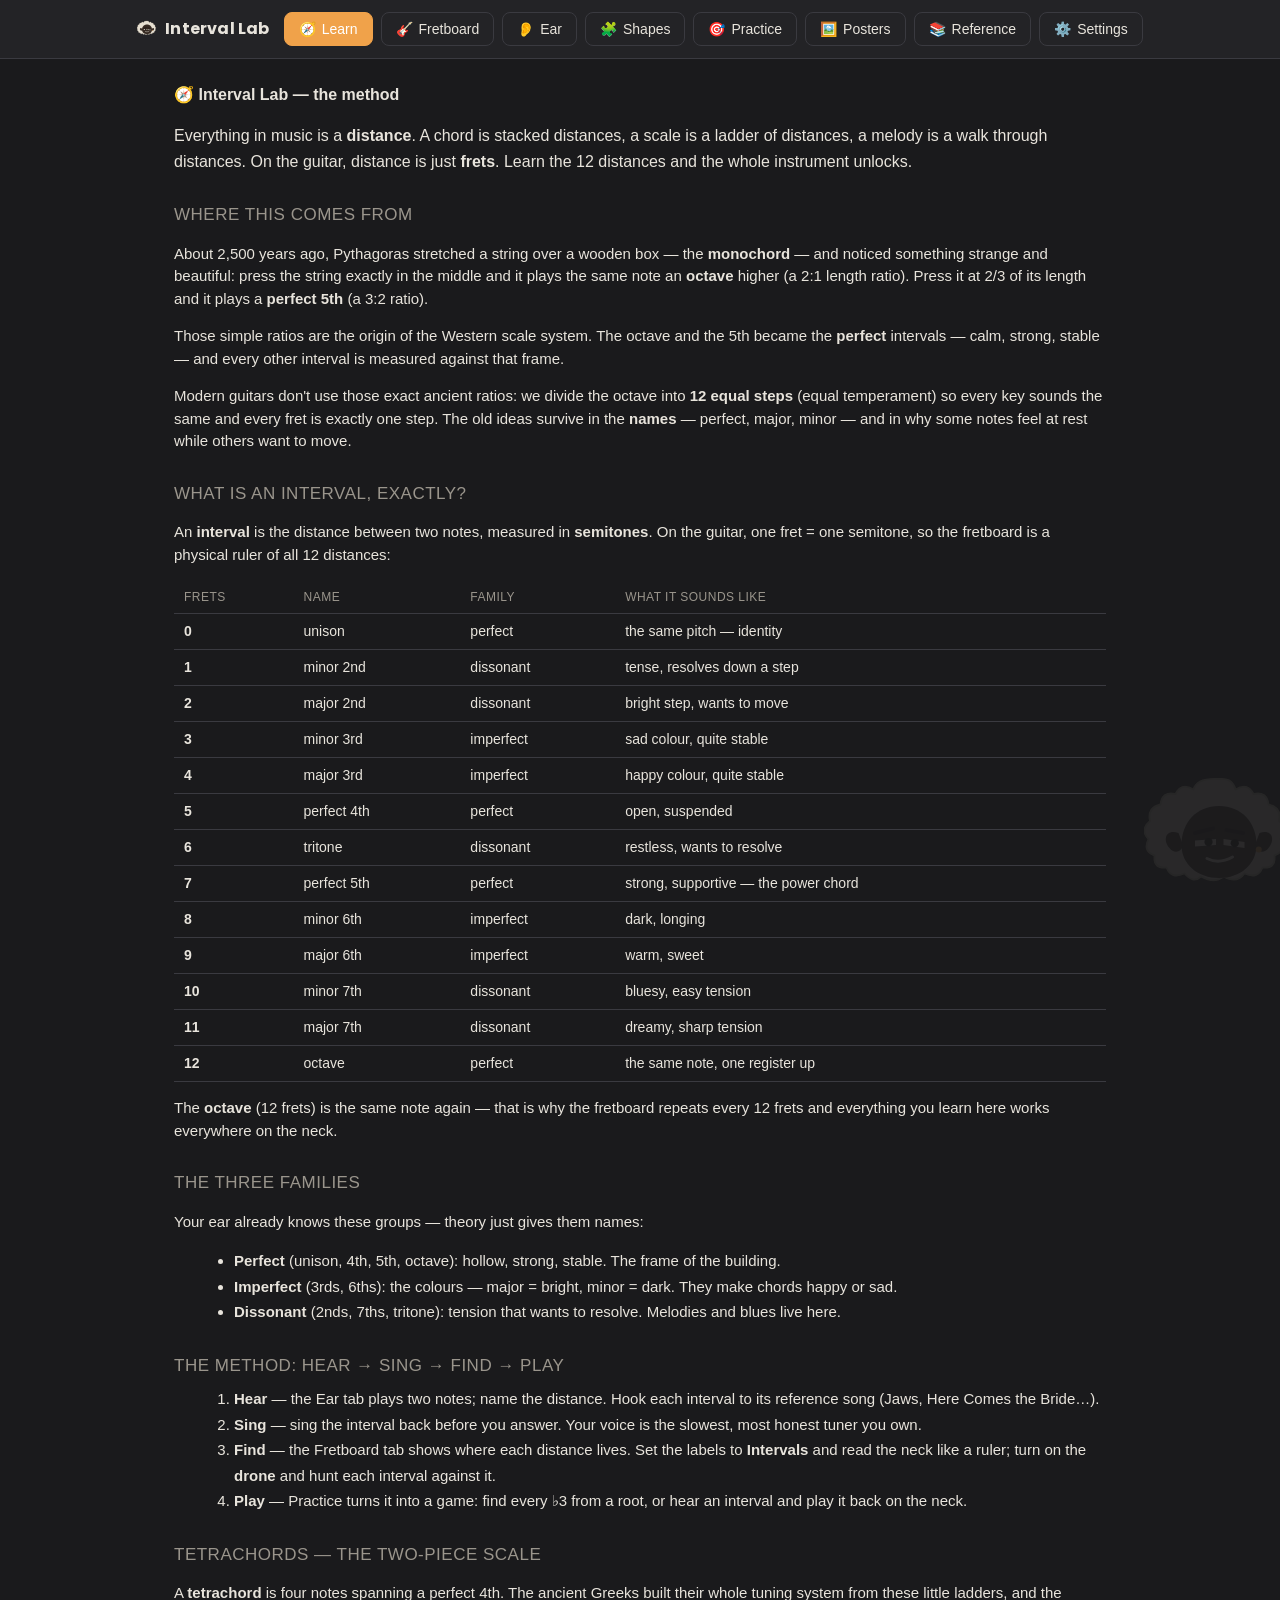
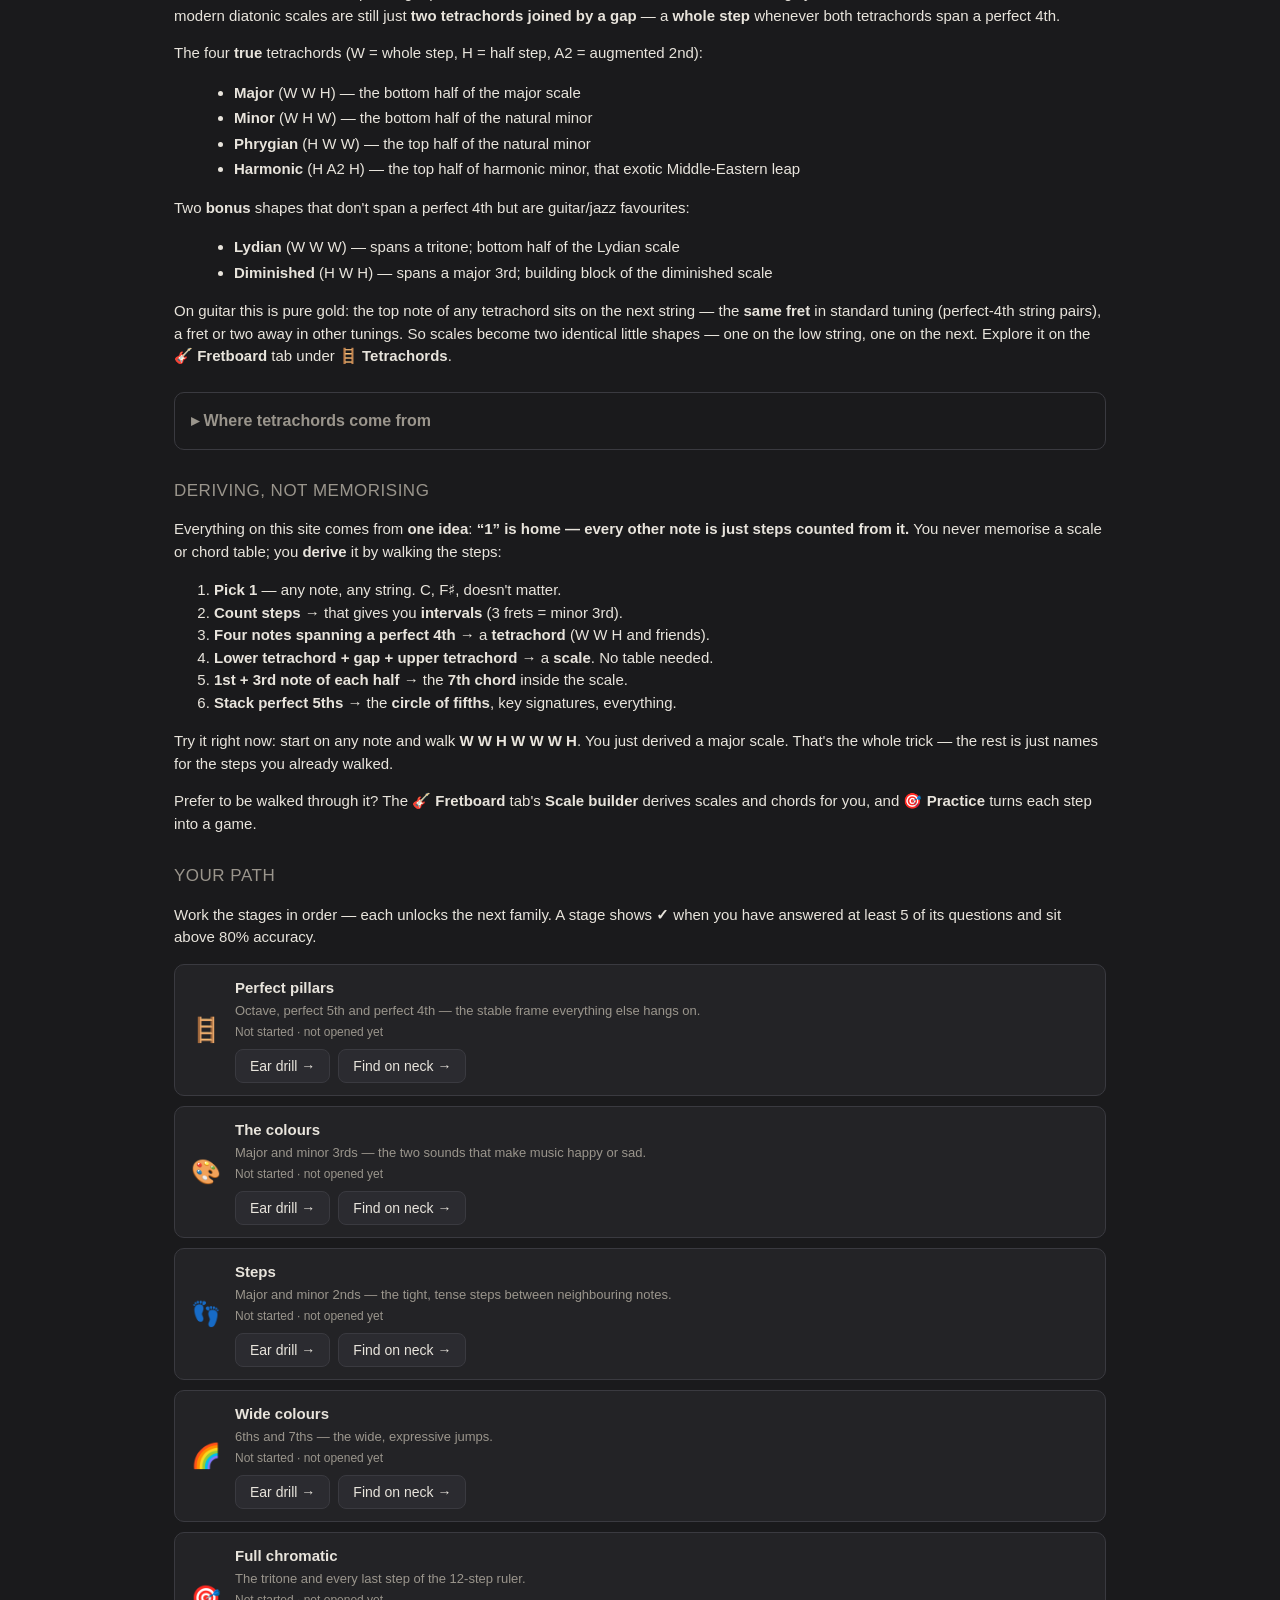
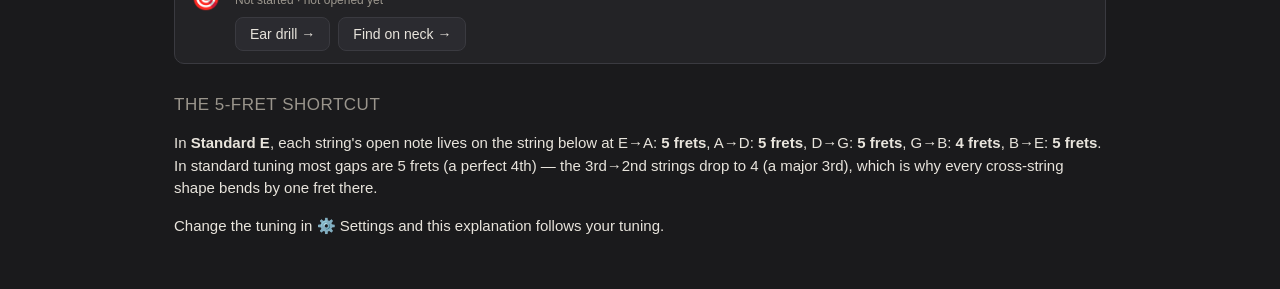
<file: index.html>
<!DOCTYPE html>
<html lang="en">
<head>
<meta charset="UTF-8">
<meta name="viewport" content="width=device-width, initial-scale=1.0">
<title>Interval Lab — learn guitar theory through intervals</title>
<link rel="icon" href="assets/mascot.svg" type="image/svg+xml">
<link rel="preconnect" href="https://fonts.googleapis.com">
<link rel="preconnect" href="https://fonts.gstatic.com" crossorigin>
<link href="https://fonts.googleapis.com/css2?family=Poppins:wght@600;700&display=swap" rel="stylesheet">
<link rel="stylesheet" href="css/base.css">
<link rel="stylesheet" href="css/themes.css">
<link rel="stylesheet" href="css/tabs.css">
<link rel="stylesheet" href="css/fretboard.css">
</head>
<body>
<img src="assets/mascot.svg" alt="" class="brand-watermark" aria-hidden="true">
<button type="button" class="icon-btn nav-toggle" id="navToggle" aria-label="Menu" title="Menu">☰</button>
<nav class="main-nav" id="mainNav">
  <div class="nav-brand"><img src="assets/mascot.svg" alt="" class="nav-brand-icon">Interval Lab</div>
  <button data-tab="learn" class="active"><span class="bn-icon">🧭</span><span class="bn-label">Learn</span></button>
  <button data-tab="guitar"><span class="bn-icon">🎸</span><span class="bn-label">Fretboard</span></button>
  <button data-tab="ear"><span class="bn-icon">👂</span><span class="bn-label">Ear</span></button>
  <button data-tab="shapes"><span class="bn-icon">🧩</span><span class="bn-label">Shapes</span></button>
  <button data-tab="practice"><span class="bn-icon">🎯</span><span class="bn-label">Practice</span></button>
  <button data-tab="posters"><span class="bn-icon">🖼️</span><span class="bn-label">Posters</span></button>
  <button data-tab="ref"><span class="bn-icon">📚</span><span class="bn-label">Reference</span></button>
  <button data-tab="settings"><span class="bn-icon">⚙️</span><span class="bn-label">Settings</span></button>
</nav>

<main>
  <section id="learn" class="tab active"></section>
  <section id="guitar" class="tab"></section>
  <section id="ear" class="tab"></section>
  <section id="shapes" class="tab"></section>
  <section id="practice" class="tab"></section>
  <section id="posters" class="tab"></section>
  <section id="ref" class="tab"></section>
</main>

<div class="info-modal" id="infoModal" hidden>
  <div class="info-modal-backdrop"></div>
  <div class="info-modal-box" role="dialog" aria-modal="true" aria-labelledby="infoModalTitle">
    <button type="button" class="info-modal-close" id="infoModalClose" aria-label="Close">✕</button>
    <h3 id="infoModalTitle"></h3>
    <div id="infoModalBody"></div>
  </div>
</div>

<div class="info-modal settings-modal" id="settingsModal" hidden>
  <div class="info-modal-backdrop"></div>
  <div class="info-modal-box settings-modal-box" role="dialog" aria-modal="true" aria-labelledby="settingsModalTitle">
    <button type="button" class="info-modal-close" id="settingsModalClose" aria-label="Close">✕</button>
    <h3 id="settingsModalTitle">⚙️ Settings</h3>
    <div id="settingsModalBody">

      <div class="settings-section">
        <h4>Look</h4>
        <div class="theme-switch" id="themeSwitch">
          <button data-theme-btn="dark" class="active" title="Studio — warm, low-light, easy on the eyes">🌙 Studio</button>
          <button data-theme-btn="light" title="Blueprint — print-friendly, high contrast">☀️ Blueprint</button>
          <button data-theme-btn="colorful" title="Neon — vivid and saturated">🌈 Neon</button>
        </div>
      </div>

      <div class="settings-section">
        <h4>Presets</h4>
        <div class="preset-bar" id="presetBar">
          <label>Preset
            <select id="presetSelect">
              <option value="">— none —</option>
            </select>
          </label>
          <button class="play-btn" id="presetLoad">Load</button>
          <button class="play-btn" id="presetSaveAs">Save as…</button>
          <button class="play-btn" id="presetDelete">Delete</button>
        </div>
      </div>

      <div class="settings-section">
        <h4>Tuning</h4>
        <div class="settings-row">
          <label for="settingsTuning">Guitar tuning</label>
          <select id="settingsTuning"></select>
        </div>
      </div>

      <div class="settings-section">
        <h4>Fretboard</h4>
        <div id="fretboardControls"></div>
      </div>

      <div class="settings-section">
        <h4>Notation</h4>
        <div class="settings-row">
          <label for="noteNames">Note names</label>
          <select id="noteNames">
            <option value="letters">Letters (C D E…)</option>
            <option value="solfege">Solfège (Do Re Mi…)</option>
          </select>
        </div>
        <div class="settings-row">
          <label for="accidentalPref">Accidentals</label>
          <select id="accidentalPref">
            <option value="both">Both (C# / Db)</option>
            <option value="sharps">Sharps only (C#)</option>
            <option value="flats">Flats only (Db)</option>
          </select>
        </div>
      </div>

      <div class="settings-section">
        <h4>Navigation</h4>
        <div class="settings-row">
          <label for="navPosition">Menu position</label>
          <select id="navPosition">
            <option value="top">Top</option>
            <option value="bottom">Bottom</option>
            <option value="left">Left side</option>
            <option value="right">Right side</option>
          </select>
        </div>
        <div class="settings-row">
          <label for="navMobileStyle">On phones</label>
          <select id="navMobileStyle">
            <option value="dropdown">Compact (☰ button)</option>
            <option value="bar">Always visible</option>
          </select>
        </div>
      </div>

    </div>
  </div>
</div>

<script type="module" src="js/main.js"></script>
</body>
</html>
</file>
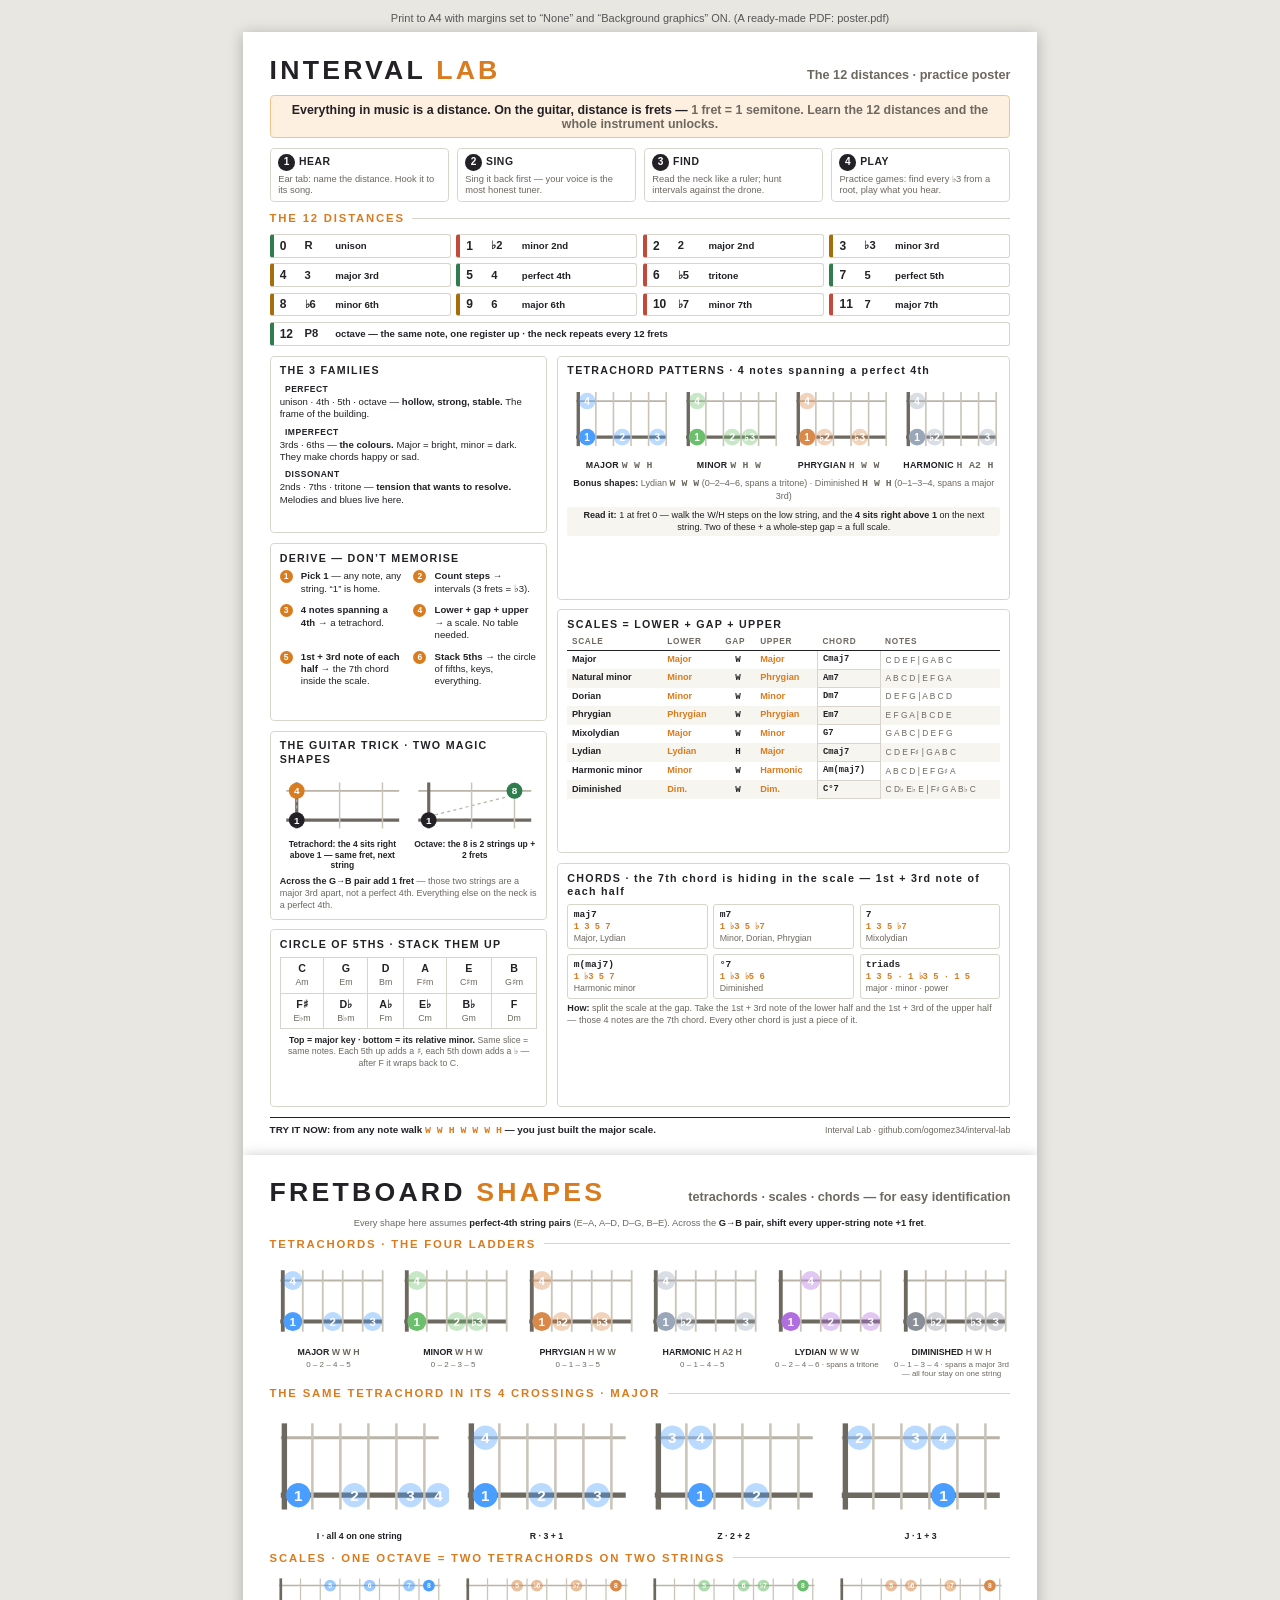
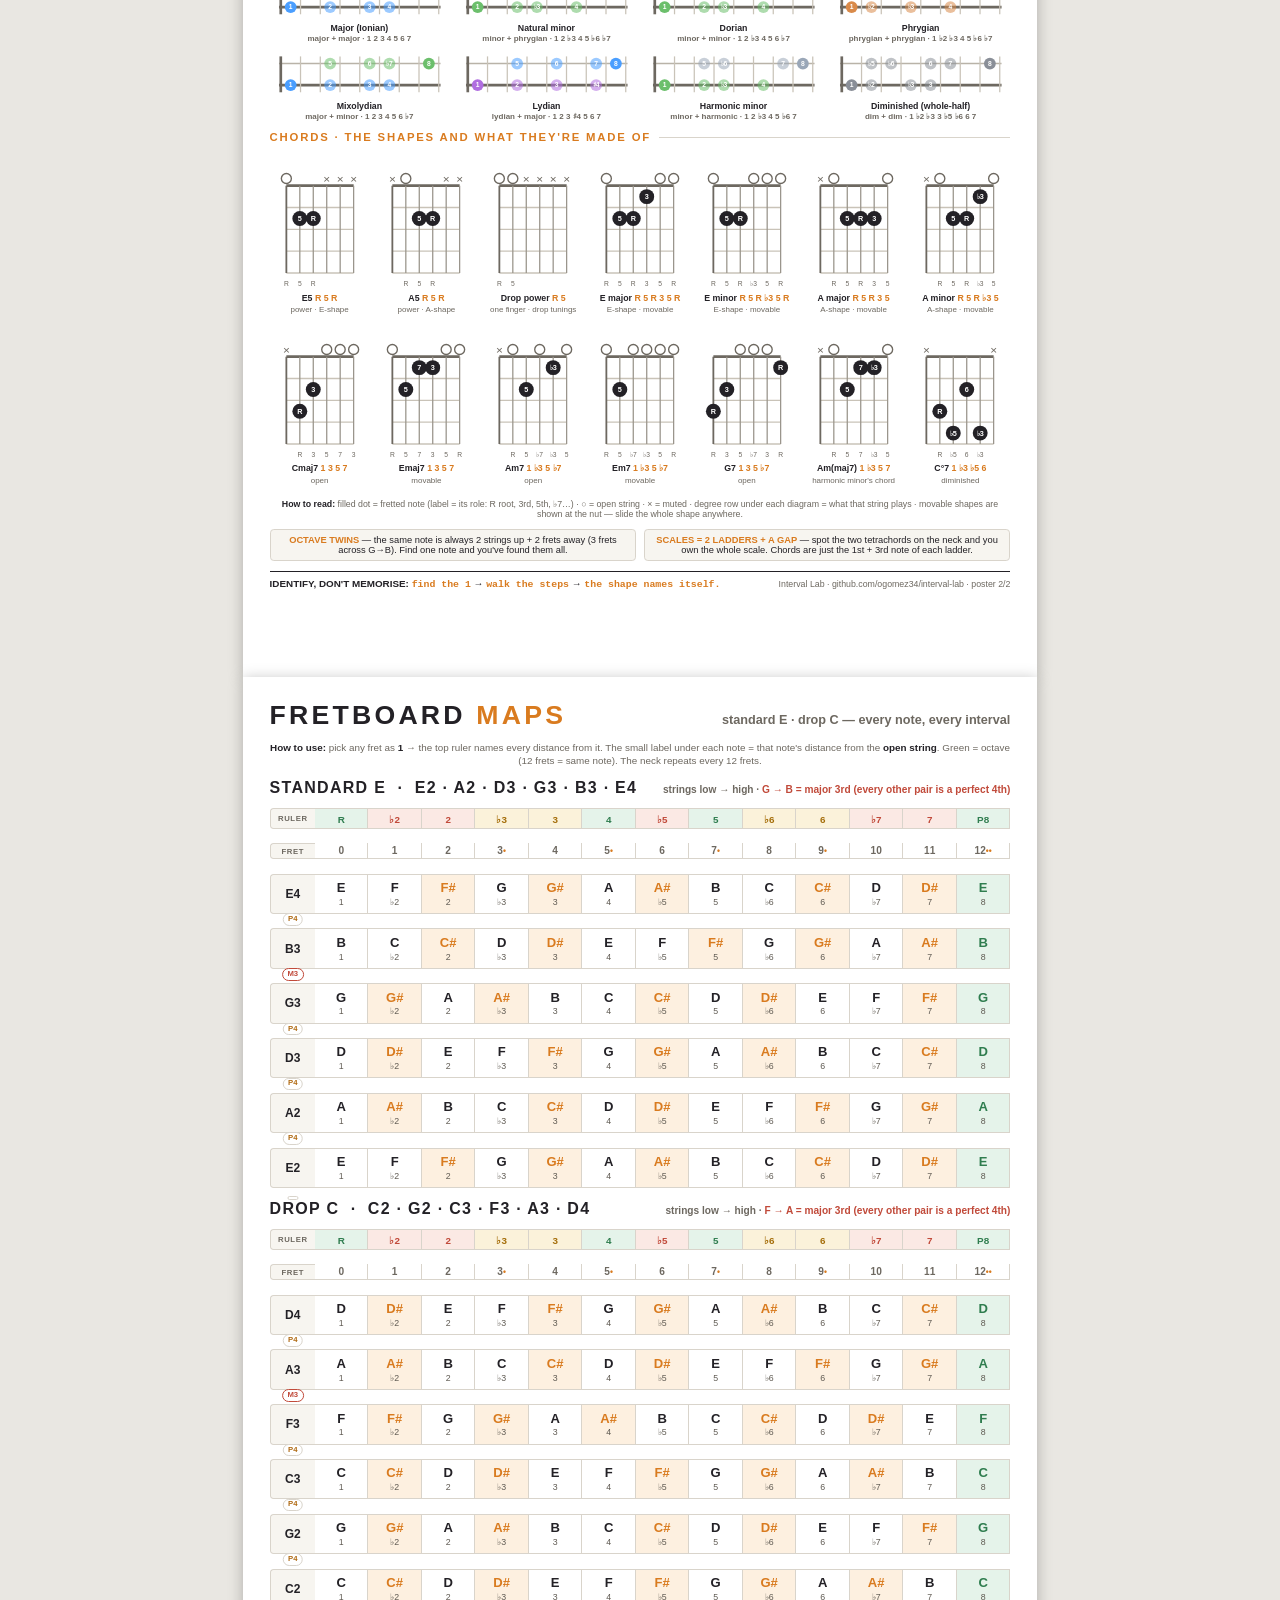
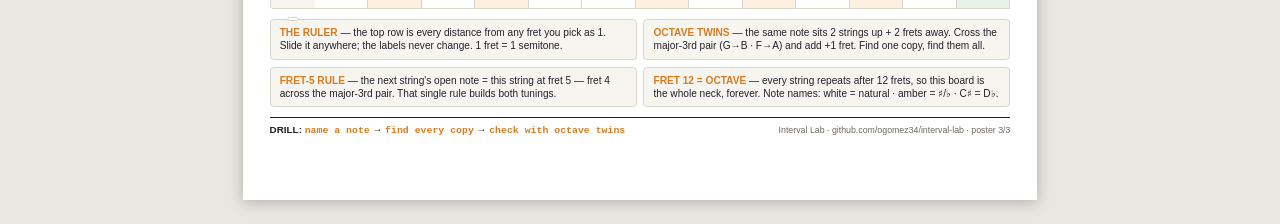
<file: poster.html>
<!DOCTYPE html>
<html lang="en">
<head>
<meta charset="UTF-8">
<meta name="viewport" content="width=device-width, initial-scale=1">
<title>Interval Lab — A4 practice poster</title>
<style>
  :root {
    --ink: #232126;
    --muted: #6d6860;
    --paper: #ffffff;
    --accent: #d97b1f;
    --accent-bg: #fdf0e0;
    --accent-line: #eec38c;
    --perfect: #2f7d4f;
    --perfect-bg: #e5f3ea;
    --imperfect: #a56e0a;
    --imperfect-bg: #fbf2da;
    --dissonant: #c14a3a;
    --dissonant-bg: #fbe9e4;
    --wire: #d9d4cb;
    --zebra: #f7f5f0;
  }
  * { box-sizing: border-box; margin: 0; padding: 0; }

  html { background: #e9e7e2; }
  body {
    font-family: "Helvetica Neue", "Avenir Next", Arial, sans-serif;
    color: var(--ink);
    display: flex;
    flex-direction: column;
    align-items: center;
    padding: 12px 0 24px;
  }
  .screen-note {
    max-width: 210mm;
    width: 210mm;
    font-size: 11px;
    color: #555;
    margin-bottom: 8px;
    text-align: center;
  }

  .poster {
    width: 210mm;
    height: 297mm;
    background: var(--paper);
    padding: 6mm 7mm 5mm;
    display: flex;
    flex-direction: column;
    gap: 2.6mm;
    overflow: hidden;
    box-shadow: 0 2px 14px rgba(0,0,0,.25);
    print-color-adjust: exact;
    -webkit-print-color-adjust: exact;
  }

  /* ---------- header ---------- */
  .head { display: flex; align-items: baseline; justify-content: space-between; }
  .head h1 { font-size: 20pt; letter-spacing: .12em; font-weight: 800; }
  .head h1 .accent { color: var(--accent); }
  .head .sub { font-size: 9.5pt; color: var(--muted); font-weight: 600; }

  .idea {
    background: var(--accent-bg);
    border: 0.4mm solid var(--accent-line);
    border-radius: 1.2mm;
    padding: 1.7mm 3mm;
    font-size: 9.3pt;
    font-weight: 700;
    text-align: center;
  }
  .idea .dim { color: var(--muted); font-weight: 600; }

  /* ---------- method ---------- */
  .method { display: grid; grid-template-columns: repeat(4, 1fr); gap: 2mm; }
  .step { border: 0.3mm solid var(--wire); border-radius: 1.2mm; padding: 1.4mm 2mm; font-size: 7pt; line-height: 1.2; }
  .step .n {
    display: inline-block;
    width: 4.4mm; height: 4.4mm; line-height: 4.4mm;
    text-align: center; border-radius: 50%;
    background: var(--ink); color: #fff;
    font-size: 7.6pt; font-weight: 800; margin-right: 1.1mm;
  }
  .step b { font-size: 7.8pt; letter-spacing: .05em; }
  .step .d { color: var(--muted); display: block; margin-top: .7mm; }

  .sect { font-size: 8.5pt; font-weight: 800; letter-spacing: .16em; color: var(--accent); display: flex; align-items: center; gap: 2mm; }
  .sect::after { content: ""; flex: 1; border-top: 0.3mm solid var(--wire); }

  /* ---------- compact 12-distance chips ---------- */
  .int-grid { display: grid; grid-template-columns: repeat(4, 1fr); gap: 1.5mm; }
  .int {
    border: 0.3mm solid var(--wire);
    border-left: 1.2mm solid;
    border-radius: .8mm;
    padding: 1mm 1.6mm;
    font-size: 7.2pt;
    line-height: 1.18;
    display: flex;
    align-items: center;
    gap: 1.6mm;
  }
  .int .f { font-weight: 800; font-size: 9pt; min-width: 5mm; }
  .int .sym { font-weight: 800; font-size: 8.4pt; min-width: 6.5mm; }
  .int .nm { font-weight: 600; }
  .int-perfect   { border-left-color: var(--perfect); }
  .int-imperfect { border-left-color: var(--imperfect); }
  .int-dissonant { border-left-color: var(--dissonant); }
  .int-wide { grid-column: 1 / -1; }

  /* ---------- guitar trick mini diagrams ---------- */
  .trick-grid { display: grid; grid-template-columns: 1fr 1fr; gap: 1.8mm; }
  .trick { text-align: center; }
  .trick svg { width: 100%; height: auto; display: block; }
  .trick .cap { font-size: 6.4pt; font-weight: 700; margin-top: .7mm; line-height: 1.25; }
  .trick-note { margin-top: 1.4mm; font-size: 6.8pt; color: var(--muted); }
  .trick-note b { color: var(--ink); }

  /* ---------- bottom grid ---------- */
  .cols { display: grid; grid-template-columns: 0.92fr 1.5fr; gap: 2.6mm; flex: 1; min-height: 0; }
  .card {
    border: 0.3mm solid var(--wire);
    border-radius: 1.2mm;
    padding: 2mm 2.4mm;
    font-size: 7.2pt;
    line-height: 1.28;
  }
  .card h3 { font-size: 8pt; letter-spacing: .12em; margin-bottom: 1.4mm; }
  .card ul { list-style: none; }
  .card li { margin-bottom: 1.3mm; }
  .card .tag {
    display: inline-block;
    font-weight: 800;
    font-size: 6.4pt;
    letter-spacing: .06em;
    padding: .3mm 1.4mm;
    border-radius: 2mm;
    margin-right: 1mm;
  }
  .card .steps { font-family: "SF Mono", Menlo, Consolas, monospace; font-weight: 700; font-size: 7.4pt; }

  .leftcol { display: flex; flex-direction: column; gap: 2.6mm; min-height: 0; }
  .leftcol .card { flex: 1; }

  .chain { counter-reset: c; display: grid; grid-template-columns: 1fr 1fr; column-gap: 2.6mm; row-gap: 1.2mm; }
  .chain li { position: relative; padding-left: 5.6mm; }
  .chain li::before {
    counter-increment: c;
    content: counter(c);
    position: absolute; left: 0; top: 0;
    width: 3.4mm; height: 3.4mm; line-height: 3.4mm;
    text-align: center; border-radius: 50%;
    background: var(--accent); color: #fff;
    font-size: 6.4pt; font-weight: 800;
  }

  .fifths { width: 100%; border-collapse: collapse; font-size: 7.4pt; text-align: center; }
  .fifths td { border: 0.3mm solid var(--wire); padding: 1.1mm .5mm; }
  .fifths .maj { font-weight: 800; font-size: 8pt; }
  .fifths .min { display: block; color: var(--muted); font-size: 6.6pt; margin-top: .4mm; }
  .fifths-cap { margin-top: 1.4mm; font-size: 6.6pt; color: var(--muted); text-align: center; line-height: 1.3; }
  .fifths-cap b { color: var(--ink); }

  .rightcol { display: flex; flex-direction: column; gap: 2.6mm; min-height: 0; }
  .rightcol .card { flex: 1; }

  /* ---------- tetrachord diagrams ---------- */
  .tetra-grid { display: grid; grid-template-columns: repeat(4, 1fr); gap: 1.6mm; }
  .tetra { text-align: center; }
  .tetra svg { width: 100%; height: auto; display: block; }
  .tetra .cap { font-size: 6.6pt; font-weight: 800; letter-spacing: .03em; margin-top: .8mm; }
  .tetra .cap .steps { color: var(--muted); font-weight: 700; }
  .tetra-bonus { margin-top: 1.4mm; font-size: 6.8pt; color: var(--muted); text-align: center; }
  .tetra-bonus b { color: var(--ink); }
  .tetra-note { margin-top: 1.2mm; font-size: 6.8pt; text-align: center; background: var(--zebra); border-radius: .8mm; padding: .8mm 2mm; }

  /* ---------- scales table ---------- */
  table.scales { width: 100%; border-collapse: collapse; font-size: 6.9pt; }
  table.scales th {
    text-align: left;
    font-size: 6.2pt; letter-spacing: .09em; color: var(--muted);
    padding: 0 1.2mm .7mm;
    border-bottom: 0.4mm solid var(--ink);
  }
  table.scales td { padding: 0 1.2mm; height: 4.9mm; vertical-align: middle; }
  table.scales tbody tr:nth-child(even) { background: var(--zebra); }
  table.scales .sc { font-weight: 700; }
  table.scales .tet { font-weight: 700; color: var(--accent); }
  table.scales .gap { font-family: "SF Mono", Menlo, Consolas, monospace; font-weight: 700; text-align: center; }
  table.scales .ch { font-family: "SF Mono", Menlo, Consolas, monospace; font-weight: 700; }
  table.scales .notes { color: var(--muted); font-size: 6.3pt; }

  /* ---------- chords ---------- */
  .chord-recipes { display: grid; grid-template-columns: repeat(3, 1fr); gap: 1.4mm; margin-top: 1.2mm; }
  .ch {
    border: 0.3mm solid var(--wire); border-radius: .8mm;
    padding: 1mm 1.4mm; font-size: 6.6pt; line-height: 1.25;
  }
  .ch .name { font-weight: 800; font-family: "SF Mono", Menlo, Consolas, monospace; font-size: 7.2pt; }
  .ch .rec { font-family: "SF Mono", Menlo, Consolas, monospace; font-weight: 700; color: var(--accent); }
  .ch .src { color: var(--muted); }
  .chords-more { margin-top: 1.2mm; font-size: 6.8pt; color: var(--muted); }
  .chords-more b { color: var(--ink); }

  /* ---------- footer ---------- */
  .foot {
    border-top: 0.4mm solid var(--ink);
    padding-top: 1.5mm;
    display: flex; justify-content: space-between; align-items: center;
    font-size: 7.4pt;
  }
  .foot .try { font-weight: 800; }
  .foot .try .mono { font-family: "SF Mono", Menlo, Consolas, monospace; color: var(--accent); }
  .foot .src { color: var(--muted); font-size: 6.6pt; text-align: right; }

  /* ---------- page 2: fretboard shapes ---------- */
  .page1 { break-after: page; page-break-after: always; }

  .p2-note { text-align: center; font-size: 7pt; color: var(--muted); }
  .p2-note b { color: var(--ink); }

  .mini-row-6 { display: grid; grid-template-columns: repeat(6, 1fr); gap: 1.8mm; }
  .mini-row-4 { display: grid; grid-template-columns: repeat(4, 1fr); gap: 2mm; }
  .mini { text-align: center; }
  .mini svg { width: 100%; height: auto; display: block; }
  .mini .cap { font-size: 6.6pt; font-weight: 800; margin-top: .8mm; line-height: 1.25; }
  .mini .cap .steps { color: var(--muted); font-weight: 700; }
  .mini .sub { font-size: 6pt; color: var(--muted); margin-top: .4mm; }

  .scale-grid { display: grid; grid-template-columns: repeat(4, 1fr); gap: 1.8mm 2mm; }
  .scale-cell { text-align: center; }
  .scale-cell svg { width: 100%; height: auto; display: block; }
  .scale-cell .cap { font-size: 6.6pt; font-weight: 800; margin-top: .8mm; line-height: 1.25; }
  .scale-cell .cap .rec { color: var(--muted); font-weight: 600; display: block; font-size: 6pt; }

  .chord-grid { display: grid; grid-template-columns: repeat(7, 1fr); gap: 1.8mm; }
  .chord { text-align: center; }
  .chord svg { width: 100%; height: auto; display: block; }
  .chord .cap { font-size: 6.6pt; font-weight: 800; margin-top: .8mm; line-height: 1.25; }
  .chord .cap .rec { color: var(--accent); }
  .chord .sub { font-size: 6pt; color: var(--muted); margin-top: .4mm; }

  .legend { text-align: center; font-size: 6.6pt; color: var(--muted); margin-top: 1.2mm; }
  .legend b { color: var(--ink); }
  .p2-tips { display: grid; grid-template-columns: 1fr 1fr; gap: 2mm; }
  .tip { background: var(--zebra); border: 0.3mm solid var(--wire); border-radius: 1mm; padding: 1.4mm 2.4mm; font-size: 7pt; text-align: center; }
  .tip b { color: var(--accent); }


  /* ---------- page 3: fretboard maps ---------- */
  .page2 { break-after: page; page-break-after: always; }

  .tune-head { display: flex; align-items: baseline; justify-content: space-between; margin: .5mm 0 .5mm; }
  .tune-head h3 { font-size: 12pt; letter-spacing: .08em; }
  .tune-head .spec { font-size: 7.6pt; color: var(--muted); font-weight: 700; }
  .tune-head .spec .m3 { color: var(--dissonant); }

  .board-grid { display: grid; grid-template-columns: 12mm repeat(13, 1fr); grid-template-rows: auto auto repeat(6, auto); row-gap: 3.8mm; align-items: stretch; }
  .b-label { display: flex; align-items: center; justify-content: center; font-size: 5.8pt; font-weight: 800; color: var(--muted); letter-spacing: .08em; background: var(--zebra); border: .3mm solid var(--wire); border-right: none; border-radius: 1mm 0 0 1mm; }
  .ruler-cell { border: .3mm solid var(--wire); border-left: none; text-align: center; padding: 1.1mm 0 .9mm; font-weight: 800; font-size: 7.4pt; }
  .ruler-perfect { background: var(--perfect-bg); color: var(--perfect); }
  .ruler-imperfect { background: var(--imperfect-bg); color: var(--imperfect); }
  .ruler-dissonant { background: var(--dissonant-bg); color: var(--dissonant); }
  .fret-num { border: .3mm solid var(--wire); border-left: none; border-top: none; text-align: center; font-size: 7.6pt; font-weight: 700; color: var(--muted); padding: .5mm 0; background: #fff; }
  .fret-num .dot { color: var(--accent); font-size: 6.4pt; }
  .str-name { position: relative; display: flex; align-items: center; justify-content: center; font-size: 9pt; font-weight: 800; background: var(--zebra); border: .3mm solid var(--wire); border-right: none; border-radius: 1mm 0 0 1mm; }
  .str-name::after { content: attr(data-pair); position: absolute; bottom: -3.4mm; left: 50%; transform: translateX(-50%); font-size: 5.8pt; font-weight: 800; color: #b06a12; background: #fff; border: .3mm solid var(--wire); border-radius: 2mm; padding: .25mm 1.2mm; z-index: 3; line-height: 1.15; }
  .str-name.m3::after { color: var(--dissonant); border-color: var(--dissonant); }
  .str-name:last-child::after { content: none; }
  .note-cell { border: .3mm solid var(--wire); border-left: none; display: flex; flex-direction: column; align-items: center; justify-content: center; padding: 1.7mm 0; }
  .note-cell.nat { background: #fff; }
  .note-cell.acc { background: var(--accent-bg); }
  .note-cell.oct { background: var(--perfect-bg); }
  .note-cell .note { font-weight: 800; font-size: 9.8pt; line-height: 1; }
  .note-cell.nat .note { color: var(--ink); }
  .note-cell.acc .note { color: var(--accent); }
  .note-cell.oct .note { color: var(--perfect); }
  .note-cell .iv { font-size: 6.6pt; color: #5f5a52; margin-top: 1mm; line-height: 1; }
  .p3-legend { text-align: center; font-size: 7.4pt; color: var(--muted); line-height: 1.35; }
  .p3-legend b { color: var(--ink); }
  .p3-tips { display: grid; grid-template-columns: 1fr 1fr; gap: 1.8mm; }
  .tip3 { background: var(--zebra); border: .3mm solid var(--wire); border-radius: 1mm; padding: 1.6mm 2.4mm; font-size: 7.6pt; line-height: 1.32; }
  .tip3 b { color: var(--accent); }

  @page { size: A4 portrait; margin: 0; }
  @media print {
    html, body { background: #fff; padding: 0; margin: 0; }
    .screen-note { display: none; }
    .poster { box-shadow: none; }
  }
</style>
</head>
<body>
<div class="screen-note">Print to A4 with margins set to “None” and “Background graphics” ON. (A ready-made PDF: poster.pdf)</div>

<div class="poster page1">

  <div class="head">
    <h1>INTERVAL <span class="accent">LAB</span></h1>
    <span class="sub">The 12 distances · practice poster</span>
  </div>

  <div class="idea">Everything in music is a <b>distance</b>. On the guitar, distance is <b>frets</b> — <span class="dim">1 fret = 1 semitone. Learn the 12 distances and the whole instrument unlocks.</span></div>

  <div class="method">
    <div class="step"><span class="n">1</span><b>HEAR</b><span class="d">Ear tab: name the distance. Hook it to its song.</span></div>
    <div class="step"><span class="n">2</span><b>SING</b><span class="d">Sing it back first — your voice is the most honest tuner.</span></div>
    <div class="step"><span class="n">3</span><b>FIND</b><span class="d">Read the neck like a ruler; hunt intervals against the drone.</span></div>
    <div class="step"><span class="n">4</span><b>PLAY</b><span class="d">Practice games: find every ♭3 from a root, play what you hear.</span></div>
  </div>

  <div class="sect">THE 12 DISTANCES</div>
  <div class="int-grid">
    <div class="int int-perfect"><span class="f">0</span><span class="sym">R</span><span class="nm">unison</span></div>
    <div class="int int-dissonant"><span class="f">1</span><span class="sym">♭2</span><span class="nm">minor 2nd</span></div>
    <div class="int int-dissonant"><span class="f">2</span><span class="sym">2</span><span class="nm">major 2nd</span></div>
    <div class="int int-imperfect"><span class="f">3</span><span class="sym">♭3</span><span class="nm">minor 3rd</span></div>
    <div class="int int-imperfect"><span class="f">4</span><span class="sym">3</span><span class="nm">major 3rd</span></div>
    <div class="int int-perfect"><span class="f">5</span><span class="sym">4</span><span class="nm">perfect 4th</span></div>
    <div class="int int-dissonant"><span class="f">6</span><span class="sym">♭5</span><span class="nm">tritone</span></div>
    <div class="int int-perfect"><span class="f">7</span><span class="sym">5</span><span class="nm">perfect 5th</span></div>
    <div class="int int-imperfect"><span class="f">8</span><span class="sym">♭6</span><span class="nm">minor 6th</span></div>
    <div class="int int-imperfect"><span class="f">9</span><span class="sym">6</span><span class="nm">major 6th</span></div>
    <div class="int int-dissonant"><span class="f">10</span><span class="sym">♭7</span><span class="nm">minor 7th</span></div>
    <div class="int int-dissonant"><span class="f">11</span><span class="sym">7</span><span class="nm">major 7th</span></div>
    <div class="int int-perfect int-wide"><span class="f">12</span><span class="sym">P8</span><span class="nm">octave — the same note, one register up · <b>the neck repeats every 12 frets</b></span></div>
  </div>

  <div class="cols">

    <!-- ============ LEFT ============ -->
    <div class="leftcol">

      <div class="card">
        <h3>THE 3 FAMILIES</h3>
        <ul>
          <li><span class="tag chip-perfect">PERFECT</span><br>unison · 4th · 5th · octave — <b>hollow, strong, stable.</b> The frame of the building.</li>
          <li><span class="tag chip-imperfect">IMPERFECT</span><br>3rds · 6ths — <b>the colours.</b> Major = bright, minor = dark. They make chords happy or sad.</li>
          <li><span class="tag chip-dissonant">DISSONANT</span><br>2nds · 7ths · tritone — <b>tension that wants to resolve.</b> Melodies and blues live here.</li>
        </ul>
      </div>

      <div class="card">
        <h3>DERIVE — DON’T MEMORISE</h3>
        <ul class="chain">
          <li><b>Pick 1</b> — any note, any string. “1” is home.</li>
          <li><b>Count steps</b> → intervals (3 frets = ♭3).</li>
          <li><b>4 notes spanning a 4th</b> → a tetrachord.</li>
          <li><b>Lower + gap + upper</b> → a scale. No table needed.</li>
          <li><b>1st + 3rd note of each half</b> → the 7th chord inside the scale.</li>
          <li><b>Stack 5ths</b> → the circle of fifths, keys, everything.</li>
        </ul>
      </div>

      <div class="card">
        <h3>THE GUITAR TRICK · TWO MAGIC SHAPES</h3>
        <div class="trick-grid">
          <div class="trick">
            <svg viewBox="0 0 120 62" xmlns="http://www.w3.org/2000/svg">
              <line x1="6" y1="18" x2="114" y2="18" stroke="#b9b3a8" stroke-width="1.6"/>
              <line x1="6" y1="46" x2="114" y2="46" stroke="#6d6860" stroke-width="3"/>
              <line x1="16" y1="10" x2="16" y2="54" stroke="#6d6860" stroke-width="3"/>
              <line x1="57" y1="10" x2="57" y2="54" stroke="#c9c3b8" stroke-width="1.4"/>
              <line x1="98" y1="10" x2="98" y2="54" stroke="#c9c3b8" stroke-width="1.4"/>
              <line x1="16" y1="26" x2="16" y2="38" stroke="#b9b3a8" stroke-width="1.2" stroke-dasharray="3 3"/>
              <circle cx="16" cy="46" r="7.6" fill="#232126"/>
              <circle cx="16" cy="18" r="7.6" fill="#d97b1f"/>
              <g font-family="Helvetica Neue, Arial, sans-serif" font-size="9.5" font-weight="bold" fill="#fff" text-anchor="middle">
                <text x="16" y="49.5">1</text>
                <text x="16" y="21.5">4</text>
              </g>
            </svg>
            <div class="cap">Tetrachord: the <b>4</b> sits right above <b>1</b> — same fret, next string</div>
          </div>
          <div class="trick">
            <svg viewBox="0 0 120 62" xmlns="http://www.w3.org/2000/svg">
              <line x1="6" y1="18" x2="114" y2="18" stroke="#b9b3a8" stroke-width="1.6"/>
              <line x1="6" y1="46" x2="114" y2="46" stroke="#6d6860" stroke-width="3"/>
              <line x1="16" y1="10" x2="16" y2="54" stroke="#6d6860" stroke-width="3"/>
              <line x1="57" y1="10" x2="57" y2="54" stroke="#c9c3b8" stroke-width="1.4"/>
              <line x1="98" y1="10" x2="98" y2="54" stroke="#c9c3b8" stroke-width="1.4"/>
              <line x1="22" y1="41" x2="90" y2="24" stroke="#b9b3a8" stroke-width="1.2" stroke-dasharray="3 3"/>
              <circle cx="16" cy="46" r="7.6" fill="#232126"/>
              <circle cx="98" cy="18" r="7.6" fill="#2f7d4f"/>
              <g font-family="Helvetica Neue, Arial, sans-serif" font-size="9.5" font-weight="bold" fill="#fff" text-anchor="middle">
                <text x="16" y="49.5">1</text>
                <text x="98" y="21.5">8</text>
              </g>
            </svg>
            <div class="cap">Octave: the <b>8</b> is 2 strings up + <b>2 frets</b></div>
          </div>
        </div>
        <div class="trick-note"><b>Across the G→B pair add 1 fret</b> — those two strings are a major 3rd apart, not a perfect 4th. Everything else on the neck is a perfect 4th.</div>
      </div>

      <div class="card">
        <h3>CIRCLE OF 5THS · STACK THEM UP</h3>
        <table class="fifths">
          <tr>
            <td><span class="maj">C</span><span class="min">Am</span></td>
            <td><span class="maj">G</span><span class="min">Em</span></td>
            <td><span class="maj">D</span><span class="min">Bm</span></td>
            <td><span class="maj">A</span><span class="min">F♯m</span></td>
            <td><span class="maj">E</span><span class="min">C♯m</span></td>
            <td><span class="maj">B</span><span class="min">G♯m</span></td>
          </tr>
          <tr>
            <td><span class="maj">F♯</span><span class="min">E♭m</span></td>
            <td><span class="maj">D♭</span><span class="min">B♭m</span></td>
            <td><span class="maj">A♭</span><span class="min">Fm</span></td>
            <td><span class="maj">E♭</span><span class="min">Cm</span></td>
            <td><span class="maj">B♭</span><span class="min">Gm</span></td>
            <td><span class="maj">F</span><span class="min">Dm</span></td>
          </tr>
        </table>
        <div class="fifths-cap"><b>Top = major key · bottom = its relative minor.</b> Same slice = same notes. Each 5th up adds a ♯, each 5th down adds a ♭ — after F it wraps back to C.</div>
      </div>

    </div>

    <!-- ============ RIGHT ============ -->
    <div class="rightcol">

      <div class="card">
        <h3>TETRACHORD PATTERNS · 4 notes spanning a perfect 4th</h3>
        <div class="tetra-grid">

          <!-- MAJOR  W W H  -->
          <div class="tetra">
            <svg viewBox="0 0 92 66" xmlns="http://www.w3.org/2000/svg">
              <line x1="8" y1="16" x2="88" y2="16" stroke="#b9b3a8" stroke-width="1.6"/>
              <line x1="8" y1="48" x2="88" y2="48" stroke="#6d6860" stroke-width="3"/>
              <line x1="10" y1="8" x2="10" y2="56" stroke="#6d6860" stroke-width="3"/>
              <line x1="25.6" y1="8" x2="25.6" y2="56" stroke="#c9c3b8" stroke-width="1.4"/>
              <line x1="41.2" y1="8" x2="41.2" y2="56" stroke="#c9c3b8" stroke-width="1.4"/>
              <line x1="56.8" y1="8" x2="56.8" y2="56" stroke="#c9c3b8" stroke-width="1.4"/>
              <line x1="72.4" y1="8" x2="72.4" y2="56" stroke="#c9c3b8" stroke-width="1.4"/>
              <line x1="88" y1="8" x2="88" y2="56" stroke="#c9c3b8" stroke-width="1.4"/>
              <circle cx="17.8" cy="48" r="7.4" fill="#4a9eff"/>
              <circle cx="49" cy="48" r="7.4" fill="#4a9eff" fill-opacity="0.38"/>
              <circle cx="80.2" cy="48" r="7.4" fill="#4a9eff" fill-opacity="0.38"/>
              <circle cx="17.8" cy="16" r="7.4" fill="#4a9eff" fill-opacity="0.38"/>
              <g font-family="Helvetica Neue, Arial, sans-serif" font-size="9" font-weight="bold" fill="#fff" text-anchor="middle">
                <text x="17.8" y="51.5">1</text>
                <text x="49" y="51.5">2</text>
                <text x="80.2" y="51.5">3</text>
                <text x="17.8" y="19.5">4</text>
              </g>
            </svg>
            <div class="cap">MAJOR <span class="steps">W W H</span></div>
          </div>

          <!-- MINOR  W H W  -->
          <div class="tetra">
            <svg viewBox="0 0 92 66" xmlns="http://www.w3.org/2000/svg">
              <line x1="8" y1="16" x2="88" y2="16" stroke="#b9b3a8" stroke-width="1.6"/>
              <line x1="8" y1="48" x2="88" y2="48" stroke="#6d6860" stroke-width="3"/>
              <line x1="10" y1="8" x2="10" y2="56" stroke="#6d6860" stroke-width="3"/>
              <line x1="25.6" y1="8" x2="25.6" y2="56" stroke="#c9c3b8" stroke-width="1.4"/>
              <line x1="41.2" y1="8" x2="41.2" y2="56" stroke="#c9c3b8" stroke-width="1.4"/>
              <line x1="56.8" y1="8" x2="56.8" y2="56" stroke="#c9c3b8" stroke-width="1.4"/>
              <line x1="72.4" y1="8" x2="72.4" y2="56" stroke="#c9c3b8" stroke-width="1.4"/>
              <line x1="88" y1="8" x2="88" y2="56" stroke="#c9c3b8" stroke-width="1.4"/>
              <circle cx="17.8" cy="48" r="7.4" fill="#6cbf6c"/>
              <circle cx="49" cy="48" r="7.4" fill="#6cbf6c" fill-opacity="0.38"/>
              <circle cx="64.6" cy="48" r="7.4" fill="#6cbf6c" fill-opacity="0.38"/>
              <circle cx="17.8" cy="16" r="7.4" fill="#6cbf6c" fill-opacity="0.38"/>
              <g font-family="Helvetica Neue, Arial, sans-serif" font-size="9" font-weight="bold" fill="#fff" text-anchor="middle">
                <text x="17.8" y="51.5">1</text>
                <text x="49" y="51.5">2</text>
                <text x="64.6" y="51.5">♭3</text>
                <text x="17.8" y="19.5">4</text>
              </g>
            </svg>
            <div class="cap">MINOR <span class="steps">W H W</span></div>
          </div>

          <!-- PHRYGIAN  H W W  -->
          <div class="tetra">
            <svg viewBox="0 0 92 66" xmlns="http://www.w3.org/2000/svg">
              <line x1="8" y1="16" x2="88" y2="16" stroke="#b9b3a8" stroke-width="1.6"/>
              <line x1="8" y1="48" x2="88" y2="48" stroke="#6d6860" stroke-width="3"/>
              <line x1="10" y1="8" x2="10" y2="56" stroke="#6d6860" stroke-width="3"/>
              <line x1="25.6" y1="8" x2="25.6" y2="56" stroke="#c9c3b8" stroke-width="1.4"/>
              <line x1="41.2" y1="8" x2="41.2" y2="56" stroke="#c9c3b8" stroke-width="1.4"/>
              <line x1="56.8" y1="8" x2="56.8" y2="56" stroke="#c9c3b8" stroke-width="1.4"/>
              <line x1="72.4" y1="8" x2="72.4" y2="56" stroke="#c9c3b8" stroke-width="1.4"/>
              <line x1="88" y1="8" x2="88" y2="56" stroke="#c9c3b8" stroke-width="1.4"/>
              <circle cx="17.8" cy="48" r="7.4" fill="#d98a4a"/>
              <circle cx="33.4" cy="48" r="7.4" fill="#d98a4a" fill-opacity="0.38"/>
              <circle cx="64.6" cy="48" r="7.4" fill="#d98a4a" fill-opacity="0.38"/>
              <circle cx="17.8" cy="16" r="7.4" fill="#d98a4a" fill-opacity="0.38"/>
              <g font-family="Helvetica Neue, Arial, sans-serif" font-size="9" font-weight="bold" fill="#fff" text-anchor="middle">
                <text x="17.8" y="51.5">1</text>
                <text x="33.4" y="51.5">♭2</text>
                <text x="64.6" y="51.5">♭3</text>
                <text x="17.8" y="19.5">4</text>
              </g>
            </svg>
            <div class="cap">PHRYGIAN <span class="steps">H W W</span></div>
          </div>

          <!-- HARMONIC  H A2 H  -->
          <div class="tetra">
            <svg viewBox="0 0 92 66" xmlns="http://www.w3.org/2000/svg">
              <line x1="8" y1="16" x2="88" y2="16" stroke="#b9b3a8" stroke-width="1.6"/>
              <line x1="8" y1="48" x2="88" y2="48" stroke="#6d6860" stroke-width="3"/>
              <line x1="10" y1="8" x2="10" y2="56" stroke="#6d6860" stroke-width="3"/>
              <line x1="25.6" y1="8" x2="25.6" y2="56" stroke="#c9c3b8" stroke-width="1.4"/>
              <line x1="41.2" y1="8" x2="41.2" y2="56" stroke="#c9c3b8" stroke-width="1.4"/>
              <line x1="56.8" y1="8" x2="56.8" y2="56" stroke="#c9c3b8" stroke-width="1.4"/>
              <line x1="72.4" y1="8" x2="72.4" y2="56" stroke="#c9c3b8" stroke-width="1.4"/>
              <line x1="88" y1="8" x2="88" y2="56" stroke="#c9c3b8" stroke-width="1.4"/>
              <circle cx="17.8" cy="48" r="7.4" fill="#9aa7b8"/>
              <circle cx="33.4" cy="48" r="7.4" fill="#9aa7b8" fill-opacity="0.38"/>
              <circle cx="80.2" cy="48" r="7.4" fill="#9aa7b8" fill-opacity="0.38"/>
              <circle cx="17.8" cy="16" r="7.4" fill="#9aa7b8" fill-opacity="0.38"/>
              <g font-family="Helvetica Neue, Arial, sans-serif" font-size="9" font-weight="bold" fill="#fff" text-anchor="middle">
                <text x="17.8" y="51.5">1</text>
                <text x="33.4" y="51.5">♭2</text>
                <text x="80.2" y="51.5">3</text>
                <text x="17.8" y="19.5">4</text>
              </g>
            </svg>
            <div class="cap">HARMONIC <span class="steps">H A2 H</span></div>
          </div>

        </div>
        <div class="tetra-bonus"><b>Bonus shapes:</b> Lydian <span class="steps">W W W</span> (0–2–4–6, spans a tritone) · Diminished <span class="steps">H W H</span> (0–1–3–4, spans a major 3rd)</div>
        <div class="tetra-note"><b>Read it:</b> 1 at fret 0 — walk the W/H steps on the low string, and the <b>4 sits right above 1</b> on the next string. Two of these + a whole-step gap = a full scale.</div>
      </div>

      <div class="card">
        <h3>SCALES = LOWER + GAP + UPPER</h3>
        <table class="scales">
          <thead>
            <tr>
              <th>SCALE</th><th>LOWER</th><th>GAP</th><th>UPPER</th><th>CHORD</th><th>NOTES</th>
            </tr>
          </thead>
          <tbody>
            <tr><td class="sc">Major</td><td class="tet">Major</td><td class="gap">W</td><td class="tet">Major</td><td class="ch">Cmaj7</td><td class="notes">C D E F | G A B C</td></tr>
            <tr><td class="sc">Natural minor</td><td class="tet">Minor</td><td class="gap">W</td><td class="tet">Phrygian</td><td class="ch">Am7</td><td class="notes">A B C D | E F G A</td></tr>
            <tr><td class="sc">Dorian</td><td class="tet">Minor</td><td class="gap">W</td><td class="tet">Minor</td><td class="ch">Dm7</td><td class="notes">D E F G | A B C D</td></tr>
            <tr><td class="sc">Phrygian</td><td class="tet">Phrygian</td><td class="gap">W</td><td class="tet">Phrygian</td><td class="ch">Em7</td><td class="notes">E F G A | B C D E</td></tr>
            <tr><td class="sc">Mixolydian</td><td class="tet">Major</td><td class="gap">W</td><td class="tet">Minor</td><td class="ch">G7</td><td class="notes">G A B C | D E F G</td></tr>
            <tr><td class="sc">Lydian</td><td class="tet">Lydian</td><td class="gap">H</td><td class="tet">Major</td><td class="ch">Cmaj7</td><td class="notes">C D E F♯ | G A B C</td></tr>
            <tr><td class="sc">Harmonic minor</td><td class="tet">Minor</td><td class="gap">W</td><td class="tet">Harmonic</td><td class="ch">Am(maj7)</td><td class="notes">A B C D | E F G♯ A</td></tr>
            <tr><td class="sc">Diminished</td><td class="tet">Dim.</td><td class="gap">W</td><td class="tet">Dim.</td><td class="ch">C°7</td><td class="notes">C D♭ E♭ E | F♯ G A B♭ C</td></tr>
          </tbody>
        </table>
      </div>

      <div class="card">
        <h3>CHORDS · the 7th chord is hiding in the scale — 1st + 3rd note of each half</h3>
        <div class="chord-recipes">
          <div class="ch"><span class="name">maj7</span><br><span class="rec">1 3 5 7</span><br><span class="src">Major, Lydian</span></div>
          <div class="ch"><span class="name">m7</span><br><span class="rec">1 ♭3 5 ♭7</span><br><span class="src">Minor, Dorian, Phrygian</span></div>
          <div class="ch"><span class="name">7</span><br><span class="rec">1 3 5 ♭7</span><br><span class="src">Mixolydian</span></div>
          <div class="ch"><span class="name">m(maj7)</span><br><span class="rec">1 ♭3 5 7</span><br><span class="src">Harmonic minor</span></div>
          <div class="ch"><span class="name">°7</span><br><span class="rec">1 ♭3 ♭5 6</span><br><span class="src">Diminished</span></div>
          <div class="ch"><span class="name">triads</span><br><span class="rec">1 3 5 · 1 ♭3 5 · 1 5</span><br><span class="src">major · minor · power</span></div>
        </div>
        <div class="chords-more"><b>How:</b> split the scale at the gap. Take the 1st + 3rd note of the lower half and the 1st + 3rd of the upper half — those 4 notes are the 7th chord. Every other chord is just a piece of it.</div>
      </div>

    </div>
  </div>

  <div class="foot">
    <span class="try">TRY IT NOW: from any note walk <span class="mono">W&nbsp;W&nbsp;H&nbsp;W&nbsp;W&nbsp;W&nbsp;H</span> — you just built the major scale.</span>
    <span class="src">Interval Lab · github.com/ogomez34/interval-lab</span>
  </div>

</div>

<!-- ================= PAGE 2 · FRETBOARD SHAPES ================= -->
<div class="poster page2">

  <div class="head">
    <h1>FRETBOARD <span class="accent">SHAPES</span></h1>
    <span class="sub">tetrachords · scales · chords — for easy identification</span>
  </div>
  <div class="p2-note">Every shape here assumes <b>perfect-4th string pairs</b> (E–A, A–D, D–G, B–E). Across the <b>G→B pair, shift every upper-string note +1 fret</b>.</div>

  <div class="sect">TETRACHORDS · THE FOUR LADDERS</div>
  <div class="mini-row-6">

    <div class="mini">
      <svg viewBox="0 0 92 66" xmlns="http://www.w3.org/2000/svg">
        <line x1="8" y1="16" x2="88" y2="16" stroke="#b9b3a8" stroke-width="1.6"/>
        <line x1="8" y1="48" x2="88" y2="48" stroke="#6d6860" stroke-width="3"/>
        <line x1="10" y1="8" x2="10" y2="56" stroke="#6d6860" stroke-width="3"/>
        <line x1="25.6" y1="8" x2="25.6" y2="56" stroke="#c9c3b8" stroke-width="1.4"/>
        <line x1="41.2" y1="8" x2="41.2" y2="56" stroke="#c9c3b8" stroke-width="1.4"/>
        <line x1="56.8" y1="8" x2="56.8" y2="56" stroke="#c9c3b8" stroke-width="1.4"/>
        <line x1="72.4" y1="8" x2="72.4" y2="56" stroke="#c9c3b8" stroke-width="1.4"/>
        <line x1="88" y1="8" x2="88" y2="56" stroke="#c9c3b8" stroke-width="1.4"/>
        <circle cx="17.8" cy="48" r="7.4" fill="#4a9eff"/>
        <circle cx="49" cy="48" r="7.4" fill="#4a9eff" fill-opacity="0.38"/>
        <circle cx="80.2" cy="48" r="7.4" fill="#4a9eff" fill-opacity="0.38"/>
        <circle cx="17.8" cy="16" r="7.4" fill="#4a9eff" fill-opacity="0.38"/>
        <g font-family="Helvetica Neue, Arial, sans-serif" font-size="9" font-weight="bold" fill="#fff" text-anchor="middle">
          <text x="17.8" y="51.5">1</text><text x="49" y="51.5">2</text><text x="80.2" y="51.5">3</text><text x="17.8" y="19.5">4</text>
        </g>
      </svg>
      <div class="cap">MAJOR <span class="steps">W W H</span></div>
      <div class="sub">0 – 2 – 4 – 5</div>
    </div>

    <div class="mini">
      <svg viewBox="0 0 92 66" xmlns="http://www.w3.org/2000/svg">
        <line x1="8" y1="16" x2="88" y2="16" stroke="#b9b3a8" stroke-width="1.6"/>
        <line x1="8" y1="48" x2="88" y2="48" stroke="#6d6860" stroke-width="3"/>
        <line x1="10" y1="8" x2="10" y2="56" stroke="#6d6860" stroke-width="3"/>
        <line x1="25.6" y1="8" x2="25.6" y2="56" stroke="#c9c3b8" stroke-width="1.4"/>
        <line x1="41.2" y1="8" x2="41.2" y2="56" stroke="#c9c3b8" stroke-width="1.4"/>
        <line x1="56.8" y1="8" x2="56.8" y2="56" stroke="#c9c3b8" stroke-width="1.4"/>
        <line x1="72.4" y1="8" x2="72.4" y2="56" stroke="#c9c3b8" stroke-width="1.4"/>
        <line x1="88" y1="8" x2="88" y2="56" stroke="#c9c3b8" stroke-width="1.4"/>
        <circle cx="17.8" cy="48" r="7.4" fill="#6cbf6c"/>
        <circle cx="49" cy="48" r="7.4" fill="#6cbf6c" fill-opacity="0.38"/>
        <circle cx="64.6" cy="48" r="7.4" fill="#6cbf6c" fill-opacity="0.38"/>
        <circle cx="17.8" cy="16" r="7.4" fill="#6cbf6c" fill-opacity="0.38"/>
        <g font-family="Helvetica Neue, Arial, sans-serif" font-size="9" font-weight="bold" fill="#fff" text-anchor="middle">
          <text x="17.8" y="51.5">1</text><text x="49" y="51.5">2</text><text x="64.6" y="51.5">♭3</text><text x="17.8" y="19.5">4</text>
        </g>
      </svg>
      <div class="cap">MINOR <span class="steps">W H W</span></div>
      <div class="sub">0 – 2 – 3 – 5</div>
    </div>

    <div class="mini">
      <svg viewBox="0 0 92 66" xmlns="http://www.w3.org/2000/svg">
        <line x1="8" y1="16" x2="88" y2="16" stroke="#b9b3a8" stroke-width="1.6"/>
        <line x1="8" y1="48" x2="88" y2="48" stroke="#6d6860" stroke-width="3"/>
        <line x1="10" y1="8" x2="10" y2="56" stroke="#6d6860" stroke-width="3"/>
        <line x1="25.6" y1="8" x2="25.6" y2="56" stroke="#c9c3b8" stroke-width="1.4"/>
        <line x1="41.2" y1="8" x2="41.2" y2="56" stroke="#c9c3b8" stroke-width="1.4"/>
        <line x1="56.8" y1="8" x2="56.8" y2="56" stroke="#c9c3b8" stroke-width="1.4"/>
        <line x1="72.4" y1="8" x2="72.4" y2="56" stroke="#c9c3b8" stroke-width="1.4"/>
        <line x1="88" y1="8" x2="88" y2="56" stroke="#c9c3b8" stroke-width="1.4"/>
        <circle cx="17.8" cy="48" r="7.4" fill="#d98a4a"/>
        <circle cx="33.4" cy="48" r="7.4" fill="#d98a4a" fill-opacity="0.38"/>
        <circle cx="64.6" cy="48" r="7.4" fill="#d98a4a" fill-opacity="0.38"/>
        <circle cx="17.8" cy="16" r="7.4" fill="#d98a4a" fill-opacity="0.38"/>
        <g font-family="Helvetica Neue, Arial, sans-serif" font-size="9" font-weight="bold" fill="#fff" text-anchor="middle">
          <text x="17.8" y="51.5">1</text><text x="33.4" y="51.5">♭2</text><text x="64.6" y="51.5">♭3</text><text x="17.8" y="19.5">4</text>
        </g>
      </svg>
      <div class="cap">PHRYGIAN <span class="steps">H W W</span></div>
      <div class="sub">0 – 1 – 3 – 5</div>
    </div>

    <div class="mini">
      <svg viewBox="0 0 92 66" xmlns="http://www.w3.org/2000/svg">
        <line x1="8" y1="16" x2="88" y2="16" stroke="#b9b3a8" stroke-width="1.6"/>
        <line x1="8" y1="48" x2="88" y2="48" stroke="#6d6860" stroke-width="3"/>
        <line x1="10" y1="8" x2="10" y2="56" stroke="#6d6860" stroke-width="3"/>
        <line x1="25.6" y1="8" x2="25.6" y2="56" stroke="#c9c3b8" stroke-width="1.4"/>
        <line x1="41.2" y1="8" x2="41.2" y2="56" stroke="#c9c3b8" stroke-width="1.4"/>
        <line x1="56.8" y1="8" x2="56.8" y2="56" stroke="#c9c3b8" stroke-width="1.4"/>
        <line x1="72.4" y1="8" x2="72.4" y2="56" stroke="#c9c3b8" stroke-width="1.4"/>
        <line x1="88" y1="8" x2="88" y2="56" stroke="#c9c3b8" stroke-width="1.4"/>
        <circle cx="17.8" cy="48" r="7.4" fill="#9aa7b8"/>
        <circle cx="33.4" cy="48" r="7.4" fill="#9aa7b8" fill-opacity="0.38"/>
        <circle cx="80.2" cy="48" r="7.4" fill="#9aa7b8" fill-opacity="0.38"/>
        <circle cx="17.8" cy="16" r="7.4" fill="#9aa7b8" fill-opacity="0.38"/>
        <g font-family="Helvetica Neue, Arial, sans-serif" font-size="9" font-weight="bold" fill="#fff" text-anchor="middle">
          <text x="17.8" y="51.5">1</text><text x="33.4" y="51.5">♭2</text><text x="80.2" y="51.5">3</text><text x="17.8" y="19.5">4</text>
        </g>
      </svg>
      <div class="cap">HARMONIC <span class="steps">H A2 H</span></div>
      <div class="sub">0 – 1 – 4 – 5</div>
    </div>

    <div class="mini">
      <svg viewBox="0 0 92 66" xmlns="http://www.w3.org/2000/svg">
        <line x1="8" y1="16" x2="88" y2="16" stroke="#b9b3a8" stroke-width="1.6"/>
        <line x1="8" y1="48" x2="88" y2="48" stroke="#6d6860" stroke-width="3"/>
        <line x1="10" y1="8" x2="10" y2="56" stroke="#6d6860" stroke-width="3"/>
        <line x1="25.6" y1="8" x2="25.6" y2="56" stroke="#c9c3b8" stroke-width="1.4"/>
        <line x1="41.2" y1="8" x2="41.2" y2="56" stroke="#c9c3b8" stroke-width="1.4"/>
        <line x1="56.8" y1="8" x2="56.8" y2="56" stroke="#c9c3b8" stroke-width="1.4"/>
        <line x1="72.4" y1="8" x2="72.4" y2="56" stroke="#c9c3b8" stroke-width="1.4"/>
        <line x1="88" y1="8" x2="88" y2="56" stroke="#c9c3b8" stroke-width="1.4"/>
        <circle cx="17.8" cy="48" r="7.4" fill="#b06ee0"/>
        <circle cx="49" cy="48" r="7.4" fill="#b06ee0" fill-opacity="0.38"/>
        <circle cx="80.2" cy="48" r="7.4" fill="#b06ee0" fill-opacity="0.38"/>
        <circle cx="33.4" cy="16" r="7.4" fill="#b06ee0" fill-opacity="0.38"/>
        <g font-family="Helvetica Neue, Arial, sans-serif" font-size="9" font-weight="bold" fill="#fff" text-anchor="middle">
          <text x="17.8" y="51.5">1</text><text x="49" y="51.5">2</text><text x="80.2" y="51.5">3</text><text x="33.4" y="19.5">4</text>
        </g>
      </svg>
      <div class="cap">LYDIAN <span class="steps">W W W</span></div>
      <div class="sub">0 – 2 – 4 – 6 · spans a tritone</div>
    </div>

    <div class="mini">
      <svg viewBox="0 0 92 66" xmlns="http://www.w3.org/2000/svg">
        <line x1="8" y1="16" x2="88" y2="16" stroke="#b9b3a8" stroke-width="1.6"/>
        <line x1="8" y1="48" x2="88" y2="48" stroke="#6d6860" stroke-width="3"/>
        <line x1="10" y1="8" x2="10" y2="56" stroke="#6d6860" stroke-width="3"/>
        <line x1="25.6" y1="8" x2="25.6" y2="56" stroke="#c9c3b8" stroke-width="1.4"/>
        <line x1="41.2" y1="8" x2="41.2" y2="56" stroke="#c9c3b8" stroke-width="1.4"/>
        <line x1="56.8" y1="8" x2="56.8" y2="56" stroke="#c9c3b8" stroke-width="1.4"/>
        <line x1="72.4" y1="8" x2="72.4" y2="56" stroke="#c9c3b8" stroke-width="1.4"/>
        <line x1="88" y1="8" x2="88" y2="56" stroke="#c9c3b8" stroke-width="1.4"/>
        <circle cx="17.8" cy="48" r="7.4" fill="#8a8f98"/>
        <circle cx="33.4" cy="48" r="7.4" fill="#8a8f98" fill-opacity="0.38"/>
        <circle cx="64.6" cy="48" r="7.4" fill="#8a8f98" fill-opacity="0.38"/>
        <circle cx="80.2" cy="48" r="7.4" fill="#8a8f98" fill-opacity="0.38"/>
        <g font-family="Helvetica Neue, Arial, sans-serif" font-size="9" font-weight="bold" fill="#fff" text-anchor="middle">
          <text x="17.8" y="51.5">1</text><text x="33.4" y="51.5">♭2</text><text x="64.6" y="51.5">♭3</text><text x="80.2" y="51.5">3</text>
        </g>
      </svg>
      <div class="cap">DIMINISHED <span class="steps">H W H</span></div>
      <div class="sub">0 – 1 – 3 – 4 · spans a major 3rd — all four stay on one string</div>
    </div>

  </div>

  <div class="sect">THE SAME TETRACHORD IN ITS 4 CROSSINGS · MAJOR</div>
  <div class="mini-row-4">

    <div class="mini">
      <svg viewBox="0 0 100 66" xmlns="http://www.w3.org/2000/svg">
        <line x1="6" y1="16" x2="94" y2="16" stroke="#b9b3a8" stroke-width="1.6"/>
        <line x1="6" y1="48" x2="94" y2="48" stroke="#6d6860" stroke-width="3"/>
        <line x1="8" y1="8" x2="8" y2="56" stroke="#6d6860" stroke-width="3"/>
        <line x1="23.6" y1="8" x2="23.6" y2="56" stroke="#c9c3b8" stroke-width="1.4"/>
        <line x1="39.2" y1="8" x2="39.2" y2="56" stroke="#c9c3b8" stroke-width="1.4"/>
        <line x1="54.8" y1="8" x2="54.8" y2="56" stroke="#c9c3b8" stroke-width="1.4"/>
        <line x1="70.4" y1="8" x2="70.4" y2="56" stroke="#c9c3b8" stroke-width="1.4"/>
        <line x1="86" y1="8" x2="86" y2="56" stroke="#c9c3b8" stroke-width="1.4"/>
        <circle cx="15.8" cy="48" r="6.8" fill="#4a9eff"/>
        <circle cx="47" cy="48" r="6.8" fill="#4a9eff" fill-opacity="0.38"/>
        <circle cx="78.2" cy="48" r="6.8" fill="#4a9eff" fill-opacity="0.38"/>
        <circle cx="93.8" cy="48" r="6.8" fill="#4a9eff" fill-opacity="0.38"/>
        <g font-family="Helvetica Neue, Arial, sans-serif" font-size="8.5" font-weight="bold" fill="#fff" text-anchor="middle">
          <text x="15.8" y="51">1</text><text x="47" y="51">2</text><text x="78.2" y="51">3</text><text x="93.8" y="51">4</text>
        </g>
      </svg>
      <div class="cap">I · all 4 on one string</div>
    </div>

    <div class="mini">
      <svg viewBox="0 0 100 66" xmlns="http://www.w3.org/2000/svg">
        <line x1="6" y1="16" x2="94" y2="16" stroke="#b9b3a8" stroke-width="1.6"/>
        <line x1="6" y1="48" x2="94" y2="48" stroke="#6d6860" stroke-width="3"/>
        <line x1="8" y1="8" x2="8" y2="56" stroke="#6d6860" stroke-width="3"/>
        <line x1="23.6" y1="8" x2="23.6" y2="56" stroke="#c9c3b8" stroke-width="1.4"/>
        <line x1="39.2" y1="8" x2="39.2" y2="56" stroke="#c9c3b8" stroke-width="1.4"/>
        <line x1="54.8" y1="8" x2="54.8" y2="56" stroke="#c9c3b8" stroke-width="1.4"/>
        <line x1="70.4" y1="8" x2="70.4" y2="56" stroke="#c9c3b8" stroke-width="1.4"/>
        <line x1="86" y1="8" x2="86" y2="56" stroke="#c9c3b8" stroke-width="1.4"/>
        <circle cx="15.8" cy="48" r="6.8" fill="#4a9eff"/>
        <circle cx="47" cy="48" r="6.8" fill="#4a9eff" fill-opacity="0.38"/>
        <circle cx="78.2" cy="48" r="6.8" fill="#4a9eff" fill-opacity="0.38"/>
        <circle cx="15.8" cy="16" r="6.8" fill="#4a9eff" fill-opacity="0.38"/>
        <g font-family="Helvetica Neue, Arial, sans-serif" font-size="8.5" font-weight="bold" fill="#fff" text-anchor="middle">
          <text x="15.8" y="51">1</text><text x="47" y="51">2</text><text x="78.2" y="51">3</text><text x="15.8" y="19">4</text>
        </g>
      </svg>
      <div class="cap">R · 3 + 1</div>
    </div>

    <div class="mini">
      <svg viewBox="0 0 100 66" xmlns="http://www.w3.org/2000/svg">
        <line x1="6" y1="16" x2="94" y2="16" stroke="#b9b3a8" stroke-width="1.6"/>
        <line x1="6" y1="48" x2="94" y2="48" stroke="#6d6860" stroke-width="3"/>
        <line x1="8" y1="8" x2="8" y2="56" stroke="#6d6860" stroke-width="3"/>
        <line x1="23.6" y1="8" x2="23.6" y2="56" stroke="#c9c3b8" stroke-width="1.4"/>
        <line x1="39.2" y1="8" x2="39.2" y2="56" stroke="#c9c3b8" stroke-width="1.4"/>
        <line x1="54.8" y1="8" x2="54.8" y2="56" stroke="#c9c3b8" stroke-width="1.4"/>
        <line x1="70.4" y1="8" x2="70.4" y2="56" stroke="#c9c3b8" stroke-width="1.4"/>
        <line x1="86" y1="8" x2="86" y2="56" stroke="#c9c3b8" stroke-width="1.4"/>
        <circle cx="31.4" cy="48" r="6.8" fill="#4a9eff"/>
        <circle cx="62.6" cy="48" r="6.8" fill="#4a9eff" fill-opacity="0.38"/>
        <circle cx="15.8" cy="16" r="6.8" fill="#4a9eff" fill-opacity="0.38"/>
        <circle cx="31.4" cy="16" r="6.8" fill="#4a9eff" fill-opacity="0.38"/>
        <g font-family="Helvetica Neue, Arial, sans-serif" font-size="8.5" font-weight="bold" fill="#fff" text-anchor="middle">
          <text x="31.4" y="51">1</text><text x="62.6" y="51">2</text><text x="15.8" y="19">3</text><text x="31.4" y="19">4</text>
        </g>
      </svg>
      <div class="cap">Z · 2 + 2</div>
    </div>

    <div class="mini">
      <svg viewBox="0 0 100 66" xmlns="http://www.w3.org/2000/svg">
        <line x1="6" y1="16" x2="94" y2="16" stroke="#b9b3a8" stroke-width="1.6"/>
        <line x1="6" y1="48" x2="94" y2="48" stroke="#6d6860" stroke-width="3"/>
        <line x1="8" y1="8" x2="8" y2="56" stroke="#6d6860" stroke-width="3"/>
        <line x1="23.6" y1="8" x2="23.6" y2="56" stroke="#c9c3b8" stroke-width="1.4"/>
        <line x1="39.2" y1="8" x2="39.2" y2="56" stroke="#c9c3b8" stroke-width="1.4"/>
        <line x1="54.8" y1="8" x2="54.8" y2="56" stroke="#c9c3b8" stroke-width="1.4"/>
        <line x1="70.4" y1="8" x2="70.4" y2="56" stroke="#c9c3b8" stroke-width="1.4"/>
        <line x1="86" y1="8" x2="86" y2="56" stroke="#c9c3b8" stroke-width="1.4"/>
        <circle cx="62.6" cy="48" r="6.8" fill="#4a9eff"/>
        <circle cx="15.8" cy="16" r="6.8" fill="#4a9eff" fill-opacity="0.38"/>
        <circle cx="47" cy="16" r="6.8" fill="#4a9eff" fill-opacity="0.38"/>
        <circle cx="62.6" cy="16" r="6.8" fill="#4a9eff" fill-opacity="0.38"/>
        <g font-family="Helvetica Neue, Arial, sans-serif" font-size="8.5" font-weight="bold" fill="#fff" text-anchor="middle">
          <text x="62.6" y="51">1</text><text x="15.8" y="19">2</text><text x="47" y="19">3</text><text x="62.6" y="19">4</text>
        </g>
      </svg>
      <div class="cap">J · 1 + 3</div>
    </div>

  </div>

  <div class="sect">SCALES · ONE OCTAVE = TWO TETRACHORDS ON TWO STRINGS</div>
  <div class="scale-grid">

    <div class="scale-cell">
      <svg viewBox="0 0 200 52" xmlns="http://www.w3.org/2000/svg">
        <line x1="10" y1="14" x2="190" y2="14" stroke="#b9b3a8" stroke-width="1.6"/>
        <line x1="10" y1="38" x2="190" y2="38" stroke="#6d6860" stroke-width="3"/>
        <line x1="12" y1="6" x2="12" y2="46" stroke="#6d6860" stroke-width="3"/>
        <line x1="34" y1="6" x2="34" y2="46" stroke="#c9c3b8" stroke-width="1.4"/><line x1="56" y1="6" x2="56" y2="46" stroke="#c9c3b8" stroke-width="1.4"/>
        <line x1="78" y1="6" x2="78" y2="46" stroke="#c9c3b8" stroke-width="1.4"/><line x1="100" y1="6" x2="100" y2="46" stroke="#c9c3b8" stroke-width="1.4"/>
        <line x1="122" y1="6" x2="122" y2="46" stroke="#c9c3b8" stroke-width="1.4"/><line x1="144" y1="6" x2="144" y2="46" stroke="#c9c3b8" stroke-width="1.4"/>
        <line x1="166" y1="6" x2="166" y2="46" stroke="#c9c3b8" stroke-width="1.4"/><line x1="188" y1="6" x2="188" y2="46" stroke="#c9c3b8" stroke-width="1.4"/>
        <circle cx="23" cy="38" r="6.6" fill="#4a9eff"/><circle cx="67" cy="38" r="6.6" fill="#4a9eff" fill-opacity="0.55"/>
        <circle cx="111" cy="38" r="6.6" fill="#4a9eff" fill-opacity="0.55"/><circle cx="133" cy="38" r="6.6" fill="#4a9eff" fill-opacity="0.55"/>
        <circle cx="67" cy="14" r="6.6" fill="#4a9eff" fill-opacity="0.55"/><circle cx="111" cy="14" r="6.6" fill="#4a9eff" fill-opacity="0.55"/>
        <circle cx="155" cy="14" r="6.6" fill="#4a9eff" fill-opacity="0.55"/><circle cx="177" cy="14" r="6.6" fill="#4a9eff"/>
        <g font-family="Helvetica Neue, Arial, sans-serif" font-size="7.5" font-weight="bold" fill="#fff" text-anchor="middle">
          <text x="23" y="40.6">1</text><text x="67" y="40.6">2</text><text x="111" y="40.6">3</text><text x="133" y="40.6">4</text>
          <text x="67" y="16.6">5</text><text x="111" y="16.6">6</text><text x="155" y="16.6">7</text><text x="177" y="16.6">8</text>
        </g>
      </svg>
      <div class="cap">Major (Ionian)<span class="rec">major + major · 1 2 3 4 5 6 7</span></div>
    </div>

    <div class="scale-cell">
      <svg viewBox="0 0 200 52" xmlns="http://www.w3.org/2000/svg">
        <line x1="10" y1="14" x2="190" y2="14" stroke="#b9b3a8" stroke-width="1.6"/>
        <line x1="10" y1="38" x2="190" y2="38" stroke="#6d6860" stroke-width="3"/>
        <line x1="12" y1="6" x2="12" y2="46" stroke="#6d6860" stroke-width="3"/>
        <line x1="34" y1="6" x2="34" y2="46" stroke="#c9c3b8" stroke-width="1.4"/><line x1="56" y1="6" x2="56" y2="46" stroke="#c9c3b8" stroke-width="1.4"/>
        <line x1="78" y1="6" x2="78" y2="46" stroke="#c9c3b8" stroke-width="1.4"/><line x1="100" y1="6" x2="100" y2="46" stroke="#c9c3b8" stroke-width="1.4"/>
        <line x1="122" y1="6" x2="122" y2="46" stroke="#c9c3b8" stroke-width="1.4"/><line x1="144" y1="6" x2="144" y2="46" stroke="#c9c3b8" stroke-width="1.4"/>
        <line x1="166" y1="6" x2="166" y2="46" stroke="#c9c3b8" stroke-width="1.4"/><line x1="188" y1="6" x2="188" y2="46" stroke="#c9c3b8" stroke-width="1.4"/>
        <circle cx="23" cy="38" r="6.6" fill="#6cbf6c"/><circle cx="67" cy="38" r="6.6" fill="#6cbf6c" fill-opacity="0.55"/>
        <circle cx="89" cy="38" r="6.6" fill="#6cbf6c" fill-opacity="0.55"/><circle cx="133" cy="38" r="6.6" fill="#6cbf6c" fill-opacity="0.55"/>
        <circle cx="67" cy="14" r="6.6" fill="#d98a4a" fill-opacity="0.55"/><circle cx="89" cy="14" r="6.6" fill="#d98a4a" fill-opacity="0.55"/>
        <circle cx="133" cy="14" r="6.6" fill="#d98a4a" fill-opacity="0.55"/><circle cx="177" cy="14" r="6.6" fill="#d98a4a"/>
        <g font-family="Helvetica Neue, Arial, sans-serif" font-size="7.5" font-weight="bold" fill="#fff" text-anchor="middle">
          <text x="23" y="40.6">1</text><text x="67" y="40.6">2</text><text x="89" y="40.6">♭3</text><text x="133" y="40.6">4</text>
          <text x="67" y="16.6">5</text><text x="89" y="16.6">♭6</text><text x="133" y="16.6">♭7</text><text x="177" y="16.6">8</text>
        </g>
      </svg>
      <div class="cap">Natural minor<span class="rec">minor + phrygian · 1 2 ♭3 4 5 ♭6 ♭7</span></div>
    </div>

    <div class="scale-cell">
      <svg viewBox="0 0 200 52" xmlns="http://www.w3.org/2000/svg">
        <line x1="10" y1="14" x2="190" y2="14" stroke="#b9b3a8" stroke-width="1.6"/>
        <line x1="10" y1="38" x2="190" y2="38" stroke="#6d6860" stroke-width="3"/>
        <line x1="12" y1="6" x2="12" y2="46" stroke="#6d6860" stroke-width="3"/>
        <line x1="34" y1="6" x2="34" y2="46" stroke="#c9c3b8" stroke-width="1.4"/><line x1="56" y1="6" x2="56" y2="46" stroke="#c9c3b8" stroke-width="1.4"/>
        <line x1="78" y1="6" x2="78" y2="46" stroke="#c9c3b8" stroke-width="1.4"/><line x1="100" y1="6" x2="100" y2="46" stroke="#c9c3b8" stroke-width="1.4"/>
        <line x1="122" y1="6" x2="122" y2="46" stroke="#c9c3b8" stroke-width="1.4"/><line x1="144" y1="6" x2="144" y2="46" stroke="#c9c3b8" stroke-width="1.4"/>
        <line x1="166" y1="6" x2="166" y2="46" stroke="#c9c3b8" stroke-width="1.4"/><line x1="188" y1="6" x2="188" y2="46" stroke="#c9c3b8" stroke-width="1.4"/>
        <circle cx="23" cy="38" r="6.6" fill="#6cbf6c"/><circle cx="67" cy="38" r="6.6" fill="#6cbf6c" fill-opacity="0.55"/>
        <circle cx="89" cy="38" r="6.6" fill="#6cbf6c" fill-opacity="0.55"/><circle cx="133" cy="38" r="6.6" fill="#6cbf6c" fill-opacity="0.55"/>
        <circle cx="67" cy="14" r="6.6" fill="#6cbf6c" fill-opacity="0.55"/><circle cx="111" cy="14" r="6.6" fill="#6cbf6c" fill-opacity="0.55"/>
        <circle cx="133" cy="14" r="6.6" fill="#6cbf6c" fill-opacity="0.55"/><circle cx="177" cy="14" r="6.6" fill="#6cbf6c"/>
        <g font-family="Helvetica Neue, Arial, sans-serif" font-size="7.5" font-weight="bold" fill="#fff" text-anchor="middle">
          <text x="23" y="40.6">1</text><text x="67" y="40.6">2</text><text x="89" y="40.6">♭3</text><text x="133" y="40.6">4</text>
          <text x="67" y="16.6">5</text><text x="111" y="16.6">6</text><text x="133" y="16.6">♭7</text><text x="177" y="16.6">8</text>
        </g>
      </svg>
      <div class="cap">Dorian<span class="rec">minor + minor · 1 2 ♭3 4 5 6 ♭7</span></div>
    </div>

    <div class="scale-cell">
      <svg viewBox="0 0 200 52" xmlns="http://www.w3.org/2000/svg">
        <line x1="10" y1="14" x2="190" y2="14" stroke="#b9b3a8" stroke-width="1.6"/>
        <line x1="10" y1="38" x2="190" y2="38" stroke="#6d6860" stroke-width="3"/>
        <line x1="12" y1="6" x2="12" y2="46" stroke="#6d6860" stroke-width="3"/>
        <line x1="34" y1="6" x2="34" y2="46" stroke="#c9c3b8" stroke-width="1.4"/><line x1="56" y1="6" x2="56" y2="46" stroke="#c9c3b8" stroke-width="1.4"/>
        <line x1="78" y1="6" x2="78" y2="46" stroke="#c9c3b8" stroke-width="1.4"/><line x1="100" y1="6" x2="100" y2="46" stroke="#c9c3b8" stroke-width="1.4"/>
        <line x1="122" y1="6" x2="122" y2="46" stroke="#c9c3b8" stroke-width="1.4"/><line x1="144" y1="6" x2="144" y2="46" stroke="#c9c3b8" stroke-width="1.4"/>
        <line x1="166" y1="6" x2="166" y2="46" stroke="#c9c3b8" stroke-width="1.4"/><line x1="188" y1="6" x2="188" y2="46" stroke="#c9c3b8" stroke-width="1.4"/>
        <circle cx="23" cy="38" r="6.6" fill="#d98a4a"/><circle cx="45" cy="38" r="6.6" fill="#d98a4a" fill-opacity="0.55"/>
        <circle cx="89" cy="38" r="6.6" fill="#d98a4a" fill-opacity="0.55"/><circle cx="133" cy="38" r="6.6" fill="#d98a4a" fill-opacity="0.55"/>
        <circle cx="67" cy="14" r="6.6" fill="#d98a4a" fill-opacity="0.55"/><circle cx="89" cy="14" r="6.6" fill="#d98a4a" fill-opacity="0.55"/>
        <circle cx="133" cy="14" r="6.6" fill="#d98a4a" fill-opacity="0.55"/><circle cx="177" cy="14" r="6.6" fill="#d98a4a"/>
        <g font-family="Helvetica Neue, Arial, sans-serif" font-size="7.5" font-weight="bold" fill="#fff" text-anchor="middle">
          <text x="23" y="40.6">1</text><text x="45" y="40.6">♭2</text><text x="89" y="40.6">♭3</text><text x="133" y="40.6">4</text>
          <text x="67" y="16.6">5</text><text x="89" y="16.6">♭6</text><text x="133" y="16.6">♭7</text><text x="177" y="16.6">8</text>
        </g>
      </svg>
      <div class="cap">Phrygian<span class="rec">phrygian + phrygian · 1 ♭2 ♭3 4 5 ♭6 ♭7</span></div>
    </div>

    <div class="scale-cell">
      <svg viewBox="0 0 200 52" xmlns="http://www.w3.org/2000/svg">
        <line x1="10" y1="14" x2="190" y2="14" stroke="#b9b3a8" stroke-width="1.6"/>
        <line x1="10" y1="38" x2="190" y2="38" stroke="#6d6860" stroke-width="3"/>
        <line x1="12" y1="6" x2="12" y2="46" stroke="#6d6860" stroke-width="3"/>
        <line x1="34" y1="6" x2="34" y2="46" stroke="#c9c3b8" stroke-width="1.4"/><line x1="56" y1="6" x2="56" y2="46" stroke="#c9c3b8" stroke-width="1.4"/>
        <line x1="78" y1="6" x2="78" y2="46" stroke="#c9c3b8" stroke-width="1.4"/><line x1="100" y1="6" x2="100" y2="46" stroke="#c9c3b8" stroke-width="1.4"/>
        <line x1="122" y1="6" x2="122" y2="46" stroke="#c9c3b8" stroke-width="1.4"/><line x1="144" y1="6" x2="144" y2="46" stroke="#c9c3b8" stroke-width="1.4"/>
        <line x1="166" y1="6" x2="166" y2="46" stroke="#c9c3b8" stroke-width="1.4"/><line x1="188" y1="6" x2="188" y2="46" stroke="#c9c3b8" stroke-width="1.4"/>
        <circle cx="23" cy="38" r="6.6" fill="#4a9eff"/><circle cx="67" cy="38" r="6.6" fill="#4a9eff" fill-opacity="0.55"/>
        <circle cx="111" cy="38" r="6.6" fill="#4a9eff" fill-opacity="0.55"/><circle cx="133" cy="38" r="6.6" fill="#4a9eff" fill-opacity="0.55"/>
        <circle cx="67" cy="14" r="6.6" fill="#6cbf6c" fill-opacity="0.55"/><circle cx="111" cy="14" r="6.6" fill="#6cbf6c" fill-opacity="0.55"/>
        <circle cx="133" cy="14" r="6.6" fill="#6cbf6c" fill-opacity="0.55"/><circle cx="177" cy="14" r="6.6" fill="#6cbf6c"/>
        <g font-family="Helvetica Neue, Arial, sans-serif" font-size="7.5" font-weight="bold" fill="#fff" text-anchor="middle">
          <text x="23" y="40.6">1</text><text x="67" y="40.6">2</text><text x="111" y="40.6">3</text><text x="133" y="40.6">4</text>
          <text x="67" y="16.6">5</text><text x="111" y="16.6">6</text><text x="133" y="16.6">♭7</text><text x="177" y="16.6">8</text>
        </g>
      </svg>
      <div class="cap">Mixolydian<span class="rec">major + minor · 1 2 3 4 5 6 ♭7</span></div>
    </div>

    <div class="scale-cell">
      <svg viewBox="0 0 200 52" xmlns="http://www.w3.org/2000/svg">
        <line x1="10" y1="14" x2="190" y2="14" stroke="#b9b3a8" stroke-width="1.6"/>
        <line x1="10" y1="38" x2="190" y2="38" stroke="#6d6860" stroke-width="3"/>
        <line x1="12" y1="6" x2="12" y2="46" stroke="#6d6860" stroke-width="3"/>
        <line x1="34" y1="6" x2="34" y2="46" stroke="#c9c3b8" stroke-width="1.4"/><line x1="56" y1="6" x2="56" y2="46" stroke="#c9c3b8" stroke-width="1.4"/>
        <line x1="78" y1="6" x2="78" y2="46" stroke="#c9c3b8" stroke-width="1.4"/><line x1="100" y1="6" x2="100" y2="46" stroke="#c9c3b8" stroke-width="1.4"/>
        <line x1="122" y1="6" x2="122" y2="46" stroke="#c9c3b8" stroke-width="1.4"/><line x1="144" y1="6" x2="144" y2="46" stroke="#c9c3b8" stroke-width="1.4"/>
        <line x1="166" y1="6" x2="166" y2="46" stroke="#c9c3b8" stroke-width="1.4"/><line x1="188" y1="6" x2="188" y2="46" stroke="#c9c3b8" stroke-width="1.4"/>
        <circle cx="23" cy="38" r="6.6" fill="#b06ee0"/><circle cx="67" cy="38" r="6.6" fill="#b06ee0" fill-opacity="0.55"/>
        <circle cx="111" cy="38" r="6.6" fill="#b06ee0" fill-opacity="0.55"/><circle cx="155" cy="38" r="6.6" fill="#b06ee0" fill-opacity="0.55"/>
        <circle cx="67" cy="14" r="6.6" fill="#4a9eff" fill-opacity="0.55"/><circle cx="111" cy="14" r="6.6" fill="#4a9eff" fill-opacity="0.55"/>
        <circle cx="155" cy="14" r="6.6" fill="#4a9eff" fill-opacity="0.55"/><circle cx="177" cy="14" r="6.6" fill="#4a9eff"/>
        <g font-family="Helvetica Neue, Arial, sans-serif" font-size="7.5" font-weight="bold" fill="#fff" text-anchor="middle">
          <text x="23" y="40.6">1</text><text x="67" y="40.6">2</text><text x="111" y="40.6">3</text><text x="155" y="40.6">♯4</text>
          <text x="67" y="16.6">5</text><text x="111" y="16.6">6</text><text x="155" y="16.6">7</text><text x="177" y="16.6">8</text>
        </g>
      </svg>
      <div class="cap">Lydian<span class="rec">lydian + major · 1 2 3 ♯4 5 6 7</span></div>
    </div>

    <div class="scale-cell">
      <svg viewBox="0 0 200 52" xmlns="http://www.w3.org/2000/svg">
        <line x1="10" y1="14" x2="190" y2="14" stroke="#b9b3a8" stroke-width="1.6"/>
        <line x1="10" y1="38" x2="190" y2="38" stroke="#6d6860" stroke-width="3"/>
        <line x1="12" y1="6" x2="12" y2="46" stroke="#6d6860" stroke-width="3"/>
        <line x1="34" y1="6" x2="34" y2="46" stroke="#c9c3b8" stroke-width="1.4"/><line x1="56" y1="6" x2="56" y2="46" stroke="#c9c3b8" stroke-width="1.4"/>
        <line x1="78" y1="6" x2="78" y2="46" stroke="#c9c3b8" stroke-width="1.4"/><line x1="100" y1="6" x2="100" y2="46" stroke="#c9c3b8" stroke-width="1.4"/>
        <line x1="122" y1="6" x2="122" y2="46" stroke="#c9c3b8" stroke-width="1.4"/><line x1="144" y1="6" x2="144" y2="46" stroke="#c9c3b8" stroke-width="1.4"/>
        <line x1="166" y1="6" x2="166" y2="46" stroke="#c9c3b8" stroke-width="1.4"/><line x1="188" y1="6" x2="188" y2="46" stroke="#c9c3b8" stroke-width="1.4"/>
        <circle cx="23" cy="38" r="6.6" fill="#6cbf6c"/><circle cx="67" cy="38" r="6.6" fill="#6cbf6c" fill-opacity="0.55"/>
        <circle cx="89" cy="38" r="6.6" fill="#6cbf6c" fill-opacity="0.55"/><circle cx="133" cy="38" r="6.6" fill="#6cbf6c" fill-opacity="0.55"/>
        <circle cx="67" cy="14" r="6.6" fill="#9aa7b8" fill-opacity="0.55"/><circle cx="89" cy="14" r="6.6" fill="#9aa7b8" fill-opacity="0.55"/>
        <circle cx="155" cy="14" r="6.6" fill="#9aa7b8" fill-opacity="0.55"/><circle cx="177" cy="14" r="6.6" fill="#9aa7b8"/>
        <g font-family="Helvetica Neue, Arial, sans-serif" font-size="7.5" font-weight="bold" fill="#fff" text-anchor="middle">
          <text x="23" y="40.6">1</text><text x="67" y="40.6">2</text><text x="89" y="40.6">♭3</text><text x="133" y="40.6">4</text>
          <text x="67" y="16.6">5</text><text x="89" y="16.6">♭6</text><text x="155" y="16.6">7</text><text x="177" y="16.6">8</text>
        </g>
      </svg>
      <div class="cap">Harmonic minor<span class="rec">minor + harmonic · 1 2 ♭3 4 5 ♭6 7</span></div>
    </div>

    <div class="scale-cell">
      <svg viewBox="0 0 200 52" xmlns="http://www.w3.org/2000/svg">
        <line x1="10" y1="14" x2="190" y2="14" stroke="#b9b3a8" stroke-width="1.6"/>
        <line x1="10" y1="38" x2="190" y2="38" stroke="#6d6860" stroke-width="3"/>
        <line x1="12" y1="6" x2="12" y2="46" stroke="#6d6860" stroke-width="3"/>
        <line x1="34" y1="6" x2="34" y2="46" stroke="#c9c3b8" stroke-width="1.4"/><line x1="56" y1="6" x2="56" y2="46" stroke="#c9c3b8" stroke-width="1.4"/>
        <line x1="78" y1="6" x2="78" y2="46" stroke="#c9c3b8" stroke-width="1.4"/><line x1="100" y1="6" x2="100" y2="46" stroke="#c9c3b8" stroke-width="1.4"/>
        <line x1="122" y1="6" x2="122" y2="46" stroke="#c9c3b8" stroke-width="1.4"/><line x1="144" y1="6" x2="144" y2="46" stroke="#c9c3b8" stroke-width="1.4"/>
        <line x1="166" y1="6" x2="166" y2="46" stroke="#c9c3b8" stroke-width="1.4"/><line x1="188" y1="6" x2="188" y2="46" stroke="#c9c3b8" stroke-width="1.4"/>
        <circle cx="23" cy="38" r="6.6" fill="#8a8f98"/><circle cx="45" cy="38" r="6.6" fill="#8a8f98" fill-opacity="0.55"/>
        <circle cx="89" cy="38" r="6.6" fill="#8a8f98" fill-opacity="0.55"/><circle cx="111" cy="38" r="6.6" fill="#8a8f98" fill-opacity="0.55"/>
        <circle cx="45" cy="14" r="6.6" fill="#8a8f98" fill-opacity="0.55"/><circle cx="67" cy="14" r="6.6" fill="#8a8f98" fill-opacity="0.55"/>
        <circle cx="111" cy="14" r="6.6" fill="#8a8f98" fill-opacity="0.55"/><circle cx="133" cy="14" r="6.6" fill="#8a8f98" fill-opacity="0.55"/>
        <circle cx="177" cy="14" r="6.6" fill="#8a8f98"/>
        <g font-family="Helvetica Neue, Arial, sans-serif" font-size="7.5" font-weight="bold" fill="#fff" text-anchor="middle">
          <text x="23" y="40.6">1</text><text x="45" y="40.6">♭2</text><text x="89" y="40.6">♭3</text><text x="111" y="40.6">3</text>
          <text x="45" y="16.6">♭5</text><text x="67" y="16.6">♭6</text><text x="111" y="16.6">6</text><text x="133" y="16.6">7</text>
          <text x="177" y="16.6">8</text>
        </g>
      </svg>
      <div class="cap">Diminished (whole-half)<span class="rec">dim + dim · 1 ♭2 ♭3 3 ♭5 ♭6 6 7</span></div>
    </div>

  </div>

  <div class="sect">CHORDS · THE SHAPES AND WHAT THEY'RE MADE OF</div>
  <div class="chord-grid">

    <div class="chord">
      <svg viewBox="0 0 110 150" xmlns="http://www.w3.org/2000/svg">
        <line x1="18" y1="36" x2="92" y2="36" stroke="#6d6860" stroke-width="3"/>
        <line x1="18" y1="60" x2="92" y2="60" stroke="#c9c3b8" stroke-width="1.5"/><line x1="18" y1="84" x2="92" y2="84" stroke="#c9c3b8" stroke-width="1.5"/>
        <line x1="18" y1="108" x2="92" y2="108" stroke="#c9c3b8" stroke-width="1.5"/><line x1="18" y1="132" x2="92" y2="132" stroke="#c9c3b8" stroke-width="1.5"/>
        <line x1="18" y1="36" x2="18" y2="132" stroke="#6d6860" stroke-width="2"/><line x1="32.8" y1="36" x2="32.8" y2="132" stroke="#9a958c" stroke-width="1.4"/>
        <line x1="47.6" y1="36" x2="47.6" y2="132" stroke="#9a958c" stroke-width="1.4"/><line x1="62.4" y1="36" x2="62.4" y2="132" stroke="#9a958c" stroke-width="1.4"/>
        <line x1="77.2" y1="36" x2="77.2" y2="132" stroke="#9a958c" stroke-width="1.4"/><line x1="92" y1="36" x2="92" y2="132" stroke="#9a958c" stroke-width="1.4"/>
        <circle cx="18" cy="28" r="5.5" fill="none" stroke="#6d6860" stroke-width="1.5"/>
        <circle cx="32.8" cy="72" r="8.2" fill="#232126"/><circle cx="47.6" cy="72" r="8.2" fill="#232126"/>
        <text x="62.4" y="32.5" font-family="Helvetica Neue, Arial, sans-serif" font-size="13" fill="#6d6860" text-anchor="middle">×</text>
        <text x="77.2" y="32.5" font-family="Helvetica Neue, Arial, sans-serif" font-size="13" fill="#6d6860" text-anchor="middle">×</text>
        <text x="92" y="32.5" font-family="Helvetica Neue, Arial, sans-serif" font-size="13" fill="#6d6860" text-anchor="middle">×</text>
        <g font-family="Helvetica Neue, Arial, sans-serif" font-size="8" font-weight="bold" fill="#fff" text-anchor="middle">
          <text x="32.8" y="74.8">5</text><text x="47.6" y="74.8">R</text>
        </g>
        <g font-family="Helvetica Neue, Arial, sans-serif" font-size="7.4" fill="#6d6860" text-anchor="middle">
          <text x="18" y="146">R</text><text x="32.8" y="146">5</text><text x="47.6" y="146">R</text>
        </g>
      </svg>
      <div class="cap">E5 <span class="rec">R 5 R</span></div>
      <div class="sub">power · E-shape</div>
    </div>

    <div class="chord">
      <svg viewBox="0 0 110 150" xmlns="http://www.w3.org/2000/svg">
        <line x1="18" y1="36" x2="92" y2="36" stroke="#6d6860" stroke-width="3"/>
        <line x1="18" y1="60" x2="92" y2="60" stroke="#c9c3b8" stroke-width="1.5"/><line x1="18" y1="84" x2="92" y2="84" stroke="#c9c3b8" stroke-width="1.5"/>
        <line x1="18" y1="108" x2="92" y2="108" stroke="#c9c3b8" stroke-width="1.5"/><line x1="18" y1="132" x2="92" y2="132" stroke="#c9c3b8" stroke-width="1.5"/>
        <line x1="18" y1="36" x2="18" y2="132" stroke="#6d6860" stroke-width="2"/><line x1="32.8" y1="36" x2="32.8" y2="132" stroke="#9a958c" stroke-width="1.4"/>
        <line x1="47.6" y1="36" x2="47.6" y2="132" stroke="#9a958c" stroke-width="1.4"/><line x1="62.4" y1="36" x2="62.4" y2="132" stroke="#9a958c" stroke-width="1.4"/>
        <line x1="77.2" y1="36" x2="77.2" y2="132" stroke="#9a958c" stroke-width="1.4"/><line x1="92" y1="36" x2="92" y2="132" stroke="#9a958c" stroke-width="1.4"/>
        <text x="18" y="32.5" font-family="Helvetica Neue, Arial, sans-serif" font-size="13" fill="#6d6860" text-anchor="middle">×</text>
        <circle cx="32.8" cy="28" r="5.5" fill="none" stroke="#6d6860" stroke-width="1.5"/>
        <circle cx="47.6" cy="72" r="8.2" fill="#232126"/><circle cx="62.4" cy="72" r="8.2" fill="#232126"/>
        <text x="77.2" y="32.5" font-family="Helvetica Neue, Arial, sans-serif" font-size="13" fill="#6d6860" text-anchor="middle">×</text>
        <text x="92" y="32.5" font-family="Helvetica Neue, Arial, sans-serif" font-size="13" fill="#6d6860" text-anchor="middle">×</text>
        <g font-family="Helvetica Neue, Arial, sans-serif" font-size="8" font-weight="bold" fill="#fff" text-anchor="middle">
          <text x="47.6" y="74.8">5</text><text x="62.4" y="74.8">R</text>
        </g>
        <g font-family="Helvetica Neue, Arial, sans-serif" font-size="7.4" fill="#6d6860" text-anchor="middle">
          <text x="32.8" y="146">R</text><text x="47.6" y="146">5</text><text x="62.4" y="146">R</text>
        </g>
      </svg>
      <div class="cap">A5 <span class="rec">R 5 R</span></div>
      <div class="sub">power · A-shape</div>
    </div>

    <div class="chord">
      <svg viewBox="0 0 110 150" xmlns="http://www.w3.org/2000/svg">
        <line x1="18" y1="36" x2="92" y2="36" stroke="#6d6860" stroke-width="3"/>
        <line x1="18" y1="60" x2="92" y2="60" stroke="#c9c3b8" stroke-width="1.5"/><line x1="18" y1="84" x2="92" y2="84" stroke="#c9c3b8" stroke-width="1.5"/>
        <line x1="18" y1="108" x2="92" y2="108" stroke="#c9c3b8" stroke-width="1.5"/><line x1="18" y1="132" x2="92" y2="132" stroke="#c9c3b8" stroke-width="1.5"/>
        <line x1="18" y1="36" x2="18" y2="132" stroke="#6d6860" stroke-width="2"/><line x1="32.8" y1="36" x2="32.8" y2="132" stroke="#9a958c" stroke-width="1.4"/>
        <line x1="47.6" y1="36" x2="47.6" y2="132" stroke="#9a958c" stroke-width="1.4"/><line x1="62.4" y1="36" x2="62.4" y2="132" stroke="#9a958c" stroke-width="1.4"/>
        <line x1="77.2" y1="36" x2="77.2" y2="132" stroke="#9a958c" stroke-width="1.4"/><line x1="92" y1="36" x2="92" y2="132" stroke="#9a958c" stroke-width="1.4"/>
        <circle cx="18" cy="28" r="5.5" fill="none" stroke="#6d6860" stroke-width="1.5"/>
        <circle cx="32.8" cy="28" r="5.5" fill="none" stroke="#6d6860" stroke-width="1.5"/>
        <text x="47.6" y="32.5" font-family="Helvetica Neue, Arial, sans-serif" font-size="13" fill="#6d6860" text-anchor="middle">×</text>
        <text x="62.4" y="32.5" font-family="Helvetica Neue, Arial, sans-serif" font-size="13" fill="#6d6860" text-anchor="middle">×</text>
        <text x="77.2" y="32.5" font-family="Helvetica Neue, Arial, sans-serif" font-size="13" fill="#6d6860" text-anchor="middle">×</text>
        <text x="92" y="32.5" font-family="Helvetica Neue, Arial, sans-serif" font-size="13" fill="#6d6860" text-anchor="middle">×</text>
        <g font-family="Helvetica Neue, Arial, sans-serif" font-size="7.4" fill="#6d6860" text-anchor="middle">
          <text x="18" y="146">R</text><text x="32.8" y="146">5</text>
        </g>
      </svg>
      <div class="cap">Drop power <span class="rec">R 5</span></div>
      <div class="sub">one finger · drop tunings</div>
    </div>

    <div class="chord">
      <svg viewBox="0 0 110 150" xmlns="http://www.w3.org/2000/svg">
        <line x1="18" y1="36" x2="92" y2="36" stroke="#6d6860" stroke-width="3"/>
        <line x1="18" y1="60" x2="92" y2="60" stroke="#c9c3b8" stroke-width="1.5"/><line x1="18" y1="84" x2="92" y2="84" stroke="#c9c3b8" stroke-width="1.5"/>
        <line x1="18" y1="108" x2="92" y2="108" stroke="#c9c3b8" stroke-width="1.5"/><line x1="18" y1="132" x2="92" y2="132" stroke="#c9c3b8" stroke-width="1.5"/>
        <line x1="18" y1="36" x2="18" y2="132" stroke="#6d6860" stroke-width="2"/><line x1="32.8" y1="36" x2="32.8" y2="132" stroke="#9a958c" stroke-width="1.4"/>
        <line x1="47.6" y1="36" x2="47.6" y2="132" stroke="#9a958c" stroke-width="1.4"/><line x1="62.4" y1="36" x2="62.4" y2="132" stroke="#9a958c" stroke-width="1.4"/>
        <line x1="77.2" y1="36" x2="77.2" y2="132" stroke="#9a958c" stroke-width="1.4"/><line x1="92" y1="36" x2="92" y2="132" stroke="#9a958c" stroke-width="1.4"/>
        <circle cx="18" cy="28" r="5.5" fill="none" stroke="#6d6860" stroke-width="1.5"/>
        <circle cx="32.8" cy="72" r="8.2" fill="#232126"/><circle cx="47.6" cy="72" r="8.2" fill="#232126"/><circle cx="62.4" cy="48" r="8.2" fill="#232126"/>
        <circle cx="77.2" cy="28" r="5.5" fill="none" stroke="#6d6860" stroke-width="1.5"/>
        <circle cx="92" cy="28" r="5.5" fill="none" stroke="#6d6860" stroke-width="1.5"/>
        <g font-family="Helvetica Neue, Arial, sans-serif" font-size="8" font-weight="bold" fill="#fff" text-anchor="middle">
          <text x="32.8" y="74.8">5</text><text x="47.6" y="74.8">R</text><text x="62.4" y="50.8">3</text>
        </g>
        <g font-family="Helvetica Neue, Arial, sans-serif" font-size="7.4" fill="#6d6860" text-anchor="middle">
          <text x="18" y="146">R</text><text x="32.8" y="146">5</text><text x="47.6" y="146">R</text><text x="62.4" y="146">3</text><text x="77.2" y="146">5</text><text x="92" y="146">R</text>
        </g>
      </svg>
      <div class="cap">E major <span class="rec">R 5 R 3 5 R</span></div>
      <div class="sub">E-shape · movable</div>
    </div>

    <div class="chord">
      <svg viewBox="0 0 110 150" xmlns="http://www.w3.org/2000/svg">
        <line x1="18" y1="36" x2="92" y2="36" stroke="#6d6860" stroke-width="3"/>
        <line x1="18" y1="60" x2="92" y2="60" stroke="#c9c3b8" stroke-width="1.5"/><line x1="18" y1="84" x2="92" y2="84" stroke="#c9c3b8" stroke-width="1.5"/>
        <line x1="18" y1="108" x2="92" y2="108" stroke="#c9c3b8" stroke-width="1.5"/><line x1="18" y1="132" x2="92" y2="132" stroke="#c9c3b8" stroke-width="1.5"/>
        <line x1="18" y1="36" x2="18" y2="132" stroke="#6d6860" stroke-width="2"/><line x1="32.8" y1="36" x2="32.8" y2="132" stroke="#9a958c" stroke-width="1.4"/>
        <line x1="47.6" y1="36" x2="47.6" y2="132" stroke="#9a958c" stroke-width="1.4"/><line x1="62.4" y1="36" x2="62.4" y2="132" stroke="#9a958c" stroke-width="1.4"/>
        <line x1="77.2" y1="36" x2="77.2" y2="132" stroke="#9a958c" stroke-width="1.4"/><line x1="92" y1="36" x2="92" y2="132" stroke="#9a958c" stroke-width="1.4"/>
        <circle cx="18" cy="28" r="5.5" fill="none" stroke="#6d6860" stroke-width="1.5"/>
        <circle cx="32.8" cy="72" r="8.2" fill="#232126"/><circle cx="47.6" cy="72" r="8.2" fill="#232126"/>
        <circle cx="62.4" cy="28" r="5.5" fill="none" stroke="#6d6860" stroke-width="1.5"/>
        <circle cx="77.2" cy="28" r="5.5" fill="none" stroke="#6d6860" stroke-width="1.5"/>
        <circle cx="92" cy="28" r="5.5" fill="none" stroke="#6d6860" stroke-width="1.5"/>
        <g font-family="Helvetica Neue, Arial, sans-serif" font-size="8" font-weight="bold" fill="#fff" text-anchor="middle">
          <text x="32.8" y="74.8">5</text><text x="47.6" y="74.8">R</text>
        </g>
        <g font-family="Helvetica Neue, Arial, sans-serif" font-size="7.4" fill="#6d6860" text-anchor="middle">
          <text x="18" y="146">R</text><text x="32.8" y="146">5</text><text x="47.6" y="146">R</text><text x="62.4" y="146">♭3</text><text x="77.2" y="146">5</text><text x="92" y="146">R</text>
        </g>
      </svg>
      <div class="cap">E minor <span class="rec">R 5 R ♭3 5 R</span></div>
      <div class="sub">E-shape · movable</div>
    </div>

    <div class="chord">
      <svg viewBox="0 0 110 150" xmlns="http://www.w3.org/2000/svg">
        <line x1="18" y1="36" x2="92" y2="36" stroke="#6d6860" stroke-width="3"/>
        <line x1="18" y1="60" x2="92" y2="60" stroke="#c9c3b8" stroke-width="1.5"/><line x1="18" y1="84" x2="92" y2="84" stroke="#c9c3b8" stroke-width="1.5"/>
        <line x1="18" y1="108" x2="92" y2="108" stroke="#c9c3b8" stroke-width="1.5"/><line x1="18" y1="132" x2="92" y2="132" stroke="#c9c3b8" stroke-width="1.5"/>
        <line x1="18" y1="36" x2="18" y2="132" stroke="#6d6860" stroke-width="2"/><line x1="32.8" y1="36" x2="32.8" y2="132" stroke="#9a958c" stroke-width="1.4"/>
        <line x1="47.6" y1="36" x2="47.6" y2="132" stroke="#9a958c" stroke-width="1.4"/><line x1="62.4" y1="36" x2="62.4" y2="132" stroke="#9a958c" stroke-width="1.4"/>
        <line x1="77.2" y1="36" x2="77.2" y2="132" stroke="#9a958c" stroke-width="1.4"/><line x1="92" y1="36" x2="92" y2="132" stroke="#9a958c" stroke-width="1.4"/>
        <text x="18" y="32.5" font-family="Helvetica Neue, Arial, sans-serif" font-size="13" fill="#6d6860" text-anchor="middle">×</text>
        <circle cx="32.8" cy="28" r="5.5" fill="none" stroke="#6d6860" stroke-width="1.5"/>
        <circle cx="47.6" cy="72" r="8.2" fill="#232126"/><circle cx="62.4" cy="72" r="8.2" fill="#232126"/><circle cx="77.2" cy="72" r="8.2" fill="#232126"/>
        <circle cx="92" cy="28" r="5.5" fill="none" stroke="#6d6860" stroke-width="1.5"/>
        <g font-family="Helvetica Neue, Arial, sans-serif" font-size="8" font-weight="bold" fill="#fff" text-anchor="middle">
          <text x="47.6" y="74.8">5</text><text x="62.4" y="74.8">R</text><text x="77.2" y="74.8">3</text>
        </g>
        <g font-family="Helvetica Neue, Arial, sans-serif" font-size="7.4" fill="#6d6860" text-anchor="middle">
          <text x="32.8" y="146">R</text><text x="47.6" y="146">5</text><text x="62.4" y="146">R</text><text x="77.2" y="146">3</text><text x="92" y="146">5</text>
        </g>
      </svg>
      <div class="cap">A major <span class="rec">R 5 R 3 5</span></div>
      <div class="sub">A-shape · movable</div>
    </div>

    <div class="chord">
      <svg viewBox="0 0 110 150" xmlns="http://www.w3.org/2000/svg">
        <line x1="18" y1="36" x2="92" y2="36" stroke="#6d6860" stroke-width="3"/>
        <line x1="18" y1="60" x2="92" y2="60" stroke="#c9c3b8" stroke-width="1.5"/><line x1="18" y1="84" x2="92" y2="84" stroke="#c9c3b8" stroke-width="1.5"/>
        <line x1="18" y1="108" x2="92" y2="108" stroke="#c9c3b8" stroke-width="1.5"/><line x1="18" y1="132" x2="92" y2="132" stroke="#c9c3b8" stroke-width="1.5"/>
        <line x1="18" y1="36" x2="18" y2="132" stroke="#6d6860" stroke-width="2"/><line x1="32.8" y1="36" x2="32.8" y2="132" stroke="#9a958c" stroke-width="1.4"/>
        <line x1="47.6" y1="36" x2="47.6" y2="132" stroke="#9a958c" stroke-width="1.4"/><line x1="62.4" y1="36" x2="62.4" y2="132" stroke="#9a958c" stroke-width="1.4"/>
        <line x1="77.2" y1="36" x2="77.2" y2="132" stroke="#9a958c" stroke-width="1.4"/><line x1="92" y1="36" x2="92" y2="132" stroke="#9a958c" stroke-width="1.4"/>
        <text x="18" y="32.5" font-family="Helvetica Neue, Arial, sans-serif" font-size="13" fill="#6d6860" text-anchor="middle">×</text>
        <circle cx="32.8" cy="28" r="5.5" fill="none" stroke="#6d6860" stroke-width="1.5"/>
        <circle cx="47.6" cy="72" r="8.2" fill="#232126"/><circle cx="62.4" cy="72" r="8.2" fill="#232126"/><circle cx="77.2" cy="48" r="8.2" fill="#232126"/>
        <circle cx="92" cy="28" r="5.5" fill="none" stroke="#6d6860" stroke-width="1.5"/>
        <g font-family="Helvetica Neue, Arial, sans-serif" font-size="8" font-weight="bold" fill="#fff" text-anchor="middle">
          <text x="47.6" y="74.8">5</text><text x="62.4" y="74.8">R</text><text x="77.2" y="50.8">♭3</text>
        </g>
        <g font-family="Helvetica Neue, Arial, sans-serif" font-size="7.4" fill="#6d6860" text-anchor="middle">
          <text x="32.8" y="146">R</text><text x="47.6" y="146">5</text><text x="62.4" y="146">R</text><text x="77.2" y="146">♭3</text><text x="92" y="146">5</text>
        </g>
      </svg>
      <div class="cap">A minor <span class="rec">R 5 R ♭3 5</span></div>
      <div class="sub">A-shape · movable</div>
    </div>

  </div>

  <div class="chord-grid">

    <div class="chord">
      <svg viewBox="0 0 110 150" xmlns="http://www.w3.org/2000/svg">
        <line x1="18" y1="36" x2="92" y2="36" stroke="#6d6860" stroke-width="3"/>
        <line x1="18" y1="60" x2="92" y2="60" stroke="#c9c3b8" stroke-width="1.5"/><line x1="18" y1="84" x2="92" y2="84" stroke="#c9c3b8" stroke-width="1.5"/>
        <line x1="18" y1="108" x2="92" y2="108" stroke="#c9c3b8" stroke-width="1.5"/><line x1="18" y1="132" x2="92" y2="132" stroke="#c9c3b8" stroke-width="1.5"/>
        <line x1="18" y1="36" x2="18" y2="132" stroke="#6d6860" stroke-width="2"/><line x1="32.8" y1="36" x2="32.8" y2="132" stroke="#9a958c" stroke-width="1.4"/>
        <line x1="47.6" y1="36" x2="47.6" y2="132" stroke="#9a958c" stroke-width="1.4"/><line x1="62.4" y1="36" x2="62.4" y2="132" stroke="#9a958c" stroke-width="1.4"/>
        <line x1="77.2" y1="36" x2="77.2" y2="132" stroke="#9a958c" stroke-width="1.4"/><line x1="92" y1="36" x2="92" y2="132" stroke="#9a958c" stroke-width="1.4"/>
        <text x="18" y="32.5" font-family="Helvetica Neue, Arial, sans-serif" font-size="13" fill="#6d6860" text-anchor="middle">×</text>
        <circle cx="32.8" cy="96" r="8.2" fill="#232126"/><circle cx="47.6" cy="72" r="8.2" fill="#232126"/>
        <circle cx="62.4" cy="28" r="5.5" fill="none" stroke="#6d6860" stroke-width="1.5"/>
        <circle cx="77.2" cy="28" r="5.5" fill="none" stroke="#6d6860" stroke-width="1.5"/>
        <circle cx="92" cy="28" r="5.5" fill="none" stroke="#6d6860" stroke-width="1.5"/>
        <g font-family="Helvetica Neue, Arial, sans-serif" font-size="8" font-weight="bold" fill="#fff" text-anchor="middle">
          <text x="32.8" y="98.8">R</text><text x="47.6" y="74.8">3</text>
        </g>
        <g font-family="Helvetica Neue, Arial, sans-serif" font-size="7.4" fill="#6d6860" text-anchor="middle">
          <text x="32.8" y="146">R</text><text x="47.6" y="146">3</text><text x="62.4" y="146">5</text><text x="77.2" y="146">7</text><text x="92" y="146">3</text>
        </g>
      </svg>
      <div class="cap">Cmaj7 <span class="rec">1 3 5 7</span></div>
      <div class="sub">open</div>
    </div>

    <div class="chord">
      <svg viewBox="0 0 110 150" xmlns="http://www.w3.org/2000/svg">
        <line x1="18" y1="36" x2="92" y2="36" stroke="#6d6860" stroke-width="3"/>
        <line x1="18" y1="60" x2="92" y2="60" stroke="#c9c3b8" stroke-width="1.5"/><line x1="18" y1="84" x2="92" y2="84" stroke="#c9c3b8" stroke-width="1.5"/>
        <line x1="18" y1="108" x2="92" y2="108" stroke="#c9c3b8" stroke-width="1.5"/><line x1="18" y1="132" x2="92" y2="132" stroke="#c9c3b8" stroke-width="1.5"/>
        <line x1="18" y1="36" x2="18" y2="132" stroke="#6d6860" stroke-width="2"/><line x1="32.8" y1="36" x2="32.8" y2="132" stroke="#9a958c" stroke-width="1.4"/>
        <line x1="47.6" y1="36" x2="47.6" y2="132" stroke="#9a958c" stroke-width="1.4"/><line x1="62.4" y1="36" x2="62.4" y2="132" stroke="#9a958c" stroke-width="1.4"/>
        <line x1="77.2" y1="36" x2="77.2" y2="132" stroke="#9a958c" stroke-width="1.4"/><line x1="92" y1="36" x2="92" y2="132" stroke="#9a958c" stroke-width="1.4"/>
        <circle cx="18" cy="28" r="5.5" fill="none" stroke="#6d6860" stroke-width="1.5"/>
        <circle cx="32.8" cy="72" r="8.2" fill="#232126"/><circle cx="47.6" cy="48" r="8.2" fill="#232126"/><circle cx="62.4" cy="48" r="8.2" fill="#232126"/>
        <circle cx="77.2" cy="28" r="5.5" fill="none" stroke="#6d6860" stroke-width="1.5"/>
        <circle cx="92" cy="28" r="5.5" fill="none" stroke="#6d6860" stroke-width="1.5"/>
        <g font-family="Helvetica Neue, Arial, sans-serif" font-size="8" font-weight="bold" fill="#fff" text-anchor="middle">
          <text x="32.8" y="74.8">5</text><text x="47.6" y="50.8">7</text><text x="62.4" y="50.8">3</text>
        </g>
        <g font-family="Helvetica Neue, Arial, sans-serif" font-size="7.4" fill="#6d6860" text-anchor="middle">
          <text x="18" y="146">R</text><text x="32.8" y="146">5</text><text x="47.6" y="146">7</text><text x="62.4" y="146">3</text><text x="77.2" y="146">5</text><text x="92" y="146">R</text>
        </g>
      </svg>
      <div class="cap">Emaj7 <span class="rec">1 3 5 7</span></div>
      <div class="sub">movable</div>
    </div>

    <div class="chord">
      <svg viewBox="0 0 110 150" xmlns="http://www.w3.org/2000/svg">
        <line x1="18" y1="36" x2="92" y2="36" stroke="#6d6860" stroke-width="3"/>
        <line x1="18" y1="60" x2="92" y2="60" stroke="#c9c3b8" stroke-width="1.5"/><line x1="18" y1="84" x2="92" y2="84" stroke="#c9c3b8" stroke-width="1.5"/>
        <line x1="18" y1="108" x2="92" y2="108" stroke="#c9c3b8" stroke-width="1.5"/><line x1="18" y1="132" x2="92" y2="132" stroke="#c9c3b8" stroke-width="1.5"/>
        <line x1="18" y1="36" x2="18" y2="132" stroke="#6d6860" stroke-width="2"/><line x1="32.8" y1="36" x2="32.8" y2="132" stroke="#9a958c" stroke-width="1.4"/>
        <line x1="47.6" y1="36" x2="47.6" y2="132" stroke="#9a958c" stroke-width="1.4"/><line x1="62.4" y1="36" x2="62.4" y2="132" stroke="#9a958c" stroke-width="1.4"/>
        <line x1="77.2" y1="36" x2="77.2" y2="132" stroke="#9a958c" stroke-width="1.4"/><line x1="92" y1="36" x2="92" y2="132" stroke="#9a958c" stroke-width="1.4"/>
        <text x="18" y="32.5" font-family="Helvetica Neue, Arial, sans-serif" font-size="13" fill="#6d6860" text-anchor="middle">×</text>
        <circle cx="32.8" cy="28" r="5.5" fill="none" stroke="#6d6860" stroke-width="1.5"/>
        <circle cx="47.6" cy="72" r="8.2" fill="#232126"/>
        <circle cx="62.4" cy="28" r="5.5" fill="none" stroke="#6d6860" stroke-width="1.5"/>
        <circle cx="77.2" cy="48" r="8.2" fill="#232126"/>
        <circle cx="92" cy="28" r="5.5" fill="none" stroke="#6d6860" stroke-width="1.5"/>
        <g font-family="Helvetica Neue, Arial, sans-serif" font-size="8" font-weight="bold" fill="#fff" text-anchor="middle">
          <text x="47.6" y="74.8">5</text><text x="77.2" y="50.8">♭3</text>
        </g>
        <g font-family="Helvetica Neue, Arial, sans-serif" font-size="7.4" fill="#6d6860" text-anchor="middle">
          <text x="32.8" y="146">R</text><text x="47.6" y="146">5</text><text x="62.4" y="146">♭7</text><text x="77.2" y="146">♭3</text><text x="92" y="146">5</text>
        </g>
      </svg>
      <div class="cap">Am7 <span class="rec">1 ♭3 5 ♭7</span></div>
      <div class="sub">open</div>
    </div>

    <div class="chord">
      <svg viewBox="0 0 110 150" xmlns="http://www.w3.org/2000/svg">
        <line x1="18" y1="36" x2="92" y2="36" stroke="#6d6860" stroke-width="3"/>
        <line x1="18" y1="60" x2="92" y2="60" stroke="#c9c3b8" stroke-width="1.5"/><line x1="18" y1="84" x2="92" y2="84" stroke="#c9c3b8" stroke-width="1.5"/>
        <line x1="18" y1="108" x2="92" y2="108" stroke="#c9c3b8" stroke-width="1.5"/><line x1="18" y1="132" x2="92" y2="132" stroke="#c9c3b8" stroke-width="1.5"/>
        <line x1="18" y1="36" x2="18" y2="132" stroke="#6d6860" stroke-width="2"/><line x1="32.8" y1="36" x2="32.8" y2="132" stroke="#9a958c" stroke-width="1.4"/>
        <line x1="47.6" y1="36" x2="47.6" y2="132" stroke="#9a958c" stroke-width="1.4"/><line x1="62.4" y1="36" x2="62.4" y2="132" stroke="#9a958c" stroke-width="1.4"/>
        <line x1="77.2" y1="36" x2="77.2" y2="132" stroke="#9a958c" stroke-width="1.4"/><line x1="92" y1="36" x2="92" y2="132" stroke="#9a958c" stroke-width="1.4"/>
        <circle cx="18" cy="28" r="5.5" fill="none" stroke="#6d6860" stroke-width="1.5"/>
        <circle cx="32.8" cy="72" r="8.2" fill="#232126"/>
        <circle cx="47.6" cy="28" r="5.5" fill="none" stroke="#6d6860" stroke-width="1.5"/>
        <circle cx="62.4" cy="28" r="5.5" fill="none" stroke="#6d6860" stroke-width="1.5"/>
        <circle cx="77.2" cy="28" r="5.5" fill="none" stroke="#6d6860" stroke-width="1.5"/>
        <circle cx="92" cy="28" r="5.5" fill="none" stroke="#6d6860" stroke-width="1.5"/>
        <g font-family="Helvetica Neue, Arial, sans-serif" font-size="8" font-weight="bold" fill="#fff" text-anchor="middle">
          <text x="32.8" y="74.8">5</text>
        </g>
        <g font-family="Helvetica Neue, Arial, sans-serif" font-size="7.4" fill="#6d6860" text-anchor="middle">
          <text x="18" y="146">R</text><text x="32.8" y="146">5</text><text x="47.6" y="146">♭7</text><text x="62.4" y="146">♭3</text><text x="77.2" y="146">5</text><text x="92" y="146">R</text>
        </g>
      </svg>
      <div class="cap">Em7 <span class="rec">1 ♭3 5 ♭7</span></div>
      <div class="sub">movable</div>
    </div>

    <div class="chord">
      <svg viewBox="0 0 110 150" xmlns="http://www.w3.org/2000/svg">
        <line x1="18" y1="36" x2="92" y2="36" stroke="#6d6860" stroke-width="3"/>
        <line x1="18" y1="60" x2="92" y2="60" stroke="#c9c3b8" stroke-width="1.5"/><line x1="18" y1="84" x2="92" y2="84" stroke="#c9c3b8" stroke-width="1.5"/>
        <line x1="18" y1="108" x2="92" y2="108" stroke="#c9c3b8" stroke-width="1.5"/><line x1="18" y1="132" x2="92" y2="132" stroke="#c9c3b8" stroke-width="1.5"/>
        <line x1="18" y1="36" x2="18" y2="132" stroke="#6d6860" stroke-width="2"/><line x1="32.8" y1="36" x2="32.8" y2="132" stroke="#9a958c" stroke-width="1.4"/>
        <line x1="47.6" y1="36" x2="47.6" y2="132" stroke="#9a958c" stroke-width="1.4"/><line x1="62.4" y1="36" x2="62.4" y2="132" stroke="#9a958c" stroke-width="1.4"/>
        <line x1="77.2" y1="36" x2="77.2" y2="132" stroke="#9a958c" stroke-width="1.4"/><line x1="92" y1="36" x2="92" y2="132" stroke="#9a958c" stroke-width="1.4"/>
        <circle cx="18" cy="96" r="8.2" fill="#232126"/><circle cx="32.8" cy="72" r="8.2" fill="#232126"/>
        <circle cx="47.6" cy="28" r="5.5" fill="none" stroke="#6d6860" stroke-width="1.5"/>
        <circle cx="62.4" cy="28" r="5.5" fill="none" stroke="#6d6860" stroke-width="1.5"/>
        <circle cx="77.2" cy="28" r="5.5" fill="none" stroke="#6d6860" stroke-width="1.5"/>
        <circle cx="92" cy="48" r="8.2" fill="#232126"/>
        <g font-family="Helvetica Neue, Arial, sans-serif" font-size="8" font-weight="bold" fill="#fff" text-anchor="middle">
          <text x="18" y="98.8">R</text><text x="32.8" y="74.8">3</text><text x="92" y="50.8">R</text>
        </g>
        <g font-family="Helvetica Neue, Arial, sans-serif" font-size="7.4" fill="#6d6860" text-anchor="middle">
          <text x="18" y="146">R</text><text x="32.8" y="146">3</text><text x="47.6" y="146">5</text><text x="62.4" y="146">♭7</text><text x="77.2" y="146">3</text><text x="92" y="146">R</text>
        </g>
      </svg>
      <div class="cap">G7 <span class="rec">1 3 5 ♭7</span></div>
      <div class="sub">open</div>
    </div>

    <div class="chord">
      <svg viewBox="0 0 110 150" xmlns="http://www.w3.org/2000/svg">
        <line x1="18" y1="36" x2="92" y2="36" stroke="#6d6860" stroke-width="3"/>
        <line x1="18" y1="60" x2="92" y2="60" stroke="#c9c3b8" stroke-width="1.5"/><line x1="18" y1="84" x2="92" y2="84" stroke="#c9c3b8" stroke-width="1.5"/>
        <line x1="18" y1="108" x2="92" y2="108" stroke="#c9c3b8" stroke-width="1.5"/><line x1="18" y1="132" x2="92" y2="132" stroke="#c9c3b8" stroke-width="1.5"/>
        <line x1="18" y1="36" x2="18" y2="132" stroke="#6d6860" stroke-width="2"/><line x1="32.8" y1="36" x2="32.8" y2="132" stroke="#9a958c" stroke-width="1.4"/>
        <line x1="47.6" y1="36" x2="47.6" y2="132" stroke="#9a958c" stroke-width="1.4"/><line x1="62.4" y1="36" x2="62.4" y2="132" stroke="#9a958c" stroke-width="1.4"/>
        <line x1="77.2" y1="36" x2="77.2" y2="132" stroke="#9a958c" stroke-width="1.4"/><line x1="92" y1="36" x2="92" y2="132" stroke="#9a958c" stroke-width="1.4"/>
        <text x="18" y="32.5" font-family="Helvetica Neue, Arial, sans-serif" font-size="13" fill="#6d6860" text-anchor="middle">×</text>
        <circle cx="32.8" cy="28" r="5.5" fill="none" stroke="#6d6860" stroke-width="1.5"/>
        <circle cx="47.6" cy="72" r="8.2" fill="#232126"/><circle cx="62.4" cy="48" r="8.2" fill="#232126"/><circle cx="77.2" cy="48" r="8.2" fill="#232126"/>
        <circle cx="92" cy="28" r="5.5" fill="none" stroke="#6d6860" stroke-width="1.5"/>
        <g font-family="Helvetica Neue, Arial, sans-serif" font-size="8" font-weight="bold" fill="#fff" text-anchor="middle">
          <text x="47.6" y="74.8">5</text><text x="62.4" y="50.8">7</text><text x="77.2" y="50.8">♭3</text>
        </g>
        <g font-family="Helvetica Neue, Arial, sans-serif" font-size="7.4" fill="#6d6860" text-anchor="middle">
          <text x="32.8" y="146">R</text><text x="47.6" y="146">5</text><text x="62.4" y="146">7</text><text x="77.2" y="146">♭3</text><text x="92" y="146">5</text>
        </g>
      </svg>
      <div class="cap">Am(maj7) <span class="rec">1 ♭3 5 7</span></div>
      <div class="sub">harmonic minor's chord</div>
    </div>

    <div class="chord">
      <svg viewBox="0 0 110 150" xmlns="http://www.w3.org/2000/svg">
        <line x1="18" y1="36" x2="92" y2="36" stroke="#6d6860" stroke-width="3"/>
        <line x1="18" y1="60" x2="92" y2="60" stroke="#c9c3b8" stroke-width="1.5"/><line x1="18" y1="84" x2="92" y2="84" stroke="#c9c3b8" stroke-width="1.5"/>
        <line x1="18" y1="108" x2="92" y2="108" stroke="#c9c3b8" stroke-width="1.5"/><line x1="18" y1="132" x2="92" y2="132" stroke="#c9c3b8" stroke-width="1.5"/>
        <line x1="18" y1="36" x2="18" y2="132" stroke="#6d6860" stroke-width="2"/><line x1="32.8" y1="36" x2="32.8" y2="132" stroke="#9a958c" stroke-width="1.4"/>
        <line x1="47.6" y1="36" x2="47.6" y2="132" stroke="#9a958c" stroke-width="1.4"/><line x1="62.4" y1="36" x2="62.4" y2="132" stroke="#9a958c" stroke-width="1.4"/>
        <line x1="77.2" y1="36" x2="77.2" y2="132" stroke="#9a958c" stroke-width="1.4"/><line x1="92" y1="36" x2="92" y2="132" stroke="#9a958c" stroke-width="1.4"/>
        <text x="18" y="32.5" font-family="Helvetica Neue, Arial, sans-serif" font-size="13" fill="#6d6860" text-anchor="middle">×</text>
        <circle cx="32.8" cy="96" r="8.2" fill="#232126"/><circle cx="47.6" cy="120" r="8.2" fill="#232126"/><circle cx="62.4" cy="72" r="8.2" fill="#232126"/><circle cx="77.2" cy="120" r="8.2" fill="#232126"/>
        <text x="92" y="32.5" font-family="Helvetica Neue, Arial, sans-serif" font-size="13" fill="#6d6860" text-anchor="middle">×</text>
        <g font-family="Helvetica Neue, Arial, sans-serif" font-size="8" font-weight="bold" fill="#fff" text-anchor="middle">
          <text x="32.8" y="98.8">R</text><text x="47.6" y="122.8">♭5</text><text x="62.4" y="74.8">6</text><text x="77.2" y="122.8">♭3</text>
        </g>
        <g font-family="Helvetica Neue, Arial, sans-serif" font-size="7.4" fill="#6d6860" text-anchor="middle">
          <text x="32.8" y="146">R</text><text x="47.6" y="146">♭5</text><text x="62.4" y="146">6</text><text x="77.2" y="146">♭3</text>
        </g>
      </svg>
      <div class="cap">C°7 <span class="rec">1 ♭3 ♭5 6</span></div>
      <div class="sub">diminished</div>
    </div>

  </div>

  <div class="legend"><b>How to read:</b> filled dot = fretted note (label = its role: R root, 3rd, 5th, ♭7…) · ○ = open string · × = muted · degree row under each diagram = what that string plays · movable shapes are shown at the nut — slide the whole shape anywhere.</div>

  <div class="p2-tips">
    <div class="tip"><b>OCTAVE TWINS</b> — the same note is always 2 strings up + 2 frets away (3 frets across G→B). Find one note and you've found them all.</div>
    <div class="tip"><b>SCALES = 2 LADDERS + A GAP</b> — spot the two tetrachords on the neck and you own the whole scale. Chords are just the 1st + 3rd note of each ladder.</div>
  </div>

  <div class="foot">
    <span class="try">IDENTIFY, DON'T MEMORISE: <span class="mono">find the 1</span> → <span class="mono">walk the steps</span> → <span class="mono">the shape names itself.</span></span>
    <span class="src">Interval Lab · github.com/ogomez34/interval-lab · poster 2/2</span>
  </div>

</div>

<!-- ================= PAGE 3 · FRETBOARD MAPS ================= -->
<div class="poster page3">

  <div class="head">
    <h1>FRETBOARD <span class="accent">MAPS</span></h1>
    <span class="sub">standard E · drop C — every note, every interval</span>
  </div>

  <div class="p3-legend"><b>How to use:</b> pick any fret as <b>1</b> → the top ruler names every distance from it. The small label under each note = that note's distance from the <b>open string</b>. Green = octave (12 frets = same note). The neck repeats every 12 frets.</div>

  
  <div class="tune-head">
    <h3>STANDARD E &nbsp;<span class="accent">·</span>&nbsp; E2 · A2 · D3 · G3 · B3 · E4</h3>
    <span class="spec">strings low → high · <span class="m3">G → B = major 3rd (every other pair is a perfect 4th)</span></span>
  </div>
  <div class="board-grid">
    <div class="b-label">RULER</div><div class="ruler-cell ruler-perfect">R</div><div class="ruler-cell ruler-dissonant">♭2</div><div class="ruler-cell ruler-dissonant">2</div><div class="ruler-cell ruler-imperfect">♭3</div><div class="ruler-cell ruler-imperfect">3</div><div class="ruler-cell ruler-perfect">4</div><div class="ruler-cell ruler-dissonant">♭5</div><div class="ruler-cell ruler-perfect">5</div><div class="ruler-cell ruler-imperfect">♭6</div><div class="ruler-cell ruler-imperfect">6</div><div class="ruler-cell ruler-dissonant">♭7</div><div class="ruler-cell ruler-dissonant">7</div><div class="ruler-cell ruler-perfect">P8</div>
    <div class="b-label">FRET</div><div class="fret-num">0</div><div class="fret-num">1</div><div class="fret-num">2</div><div class="fret-num">3<span class="dot">•</span></div><div class="fret-num">4</div><div class="fret-num">5<span class="dot">•</span></div><div class="fret-num">6</div><div class="fret-num">7<span class="dot">•</span></div><div class="fret-num">8</div><div class="fret-num">9<span class="dot">•</span></div><div class="fret-num">10</div><div class="fret-num">11</div><div class="fret-num">12<span class="dot">••</span></div>
    <div class="str-name" data-pair="P4">E4</div><div class="note-cell nat"><span class="note">E</span><span class="iv">1</span></div><div class="note-cell nat"><span class="note">F</span><span class="iv">♭2</span></div><div class="note-cell acc"><span class="note">F#</span><span class="iv">2</span></div><div class="note-cell nat"><span class="note">G</span><span class="iv">♭3</span></div><div class="note-cell acc"><span class="note">G#</span><span class="iv">3</span></div><div class="note-cell nat"><span class="note">A</span><span class="iv">4</span></div><div class="note-cell acc"><span class="note">A#</span><span class="iv">♭5</span></div><div class="note-cell nat"><span class="note">B</span><span class="iv">5</span></div><div class="note-cell nat"><span class="note">C</span><span class="iv">♭6</span></div><div class="note-cell acc"><span class="note">C#</span><span class="iv">6</span></div><div class="note-cell nat"><span class="note">D</span><span class="iv">♭7</span></div><div class="note-cell acc"><span class="note">D#</span><span class="iv">7</span></div><div class="note-cell oct"><span class="note">E</span><span class="iv">8</span></div><div class="str-name m3" data-pair="M3">B3</div><div class="note-cell nat"><span class="note">B</span><span class="iv">1</span></div><div class="note-cell nat"><span class="note">C</span><span class="iv">♭2</span></div><div class="note-cell acc"><span class="note">C#</span><span class="iv">2</span></div><div class="note-cell nat"><span class="note">D</span><span class="iv">♭3</span></div><div class="note-cell acc"><span class="note">D#</span><span class="iv">3</span></div><div class="note-cell nat"><span class="note">E</span><span class="iv">4</span></div><div class="note-cell nat"><span class="note">F</span><span class="iv">♭5</span></div><div class="note-cell acc"><span class="note">F#</span><span class="iv">5</span></div><div class="note-cell nat"><span class="note">G</span><span class="iv">♭6</span></div><div class="note-cell acc"><span class="note">G#</span><span class="iv">6</span></div><div class="note-cell nat"><span class="note">A</span><span class="iv">♭7</span></div><div class="note-cell acc"><span class="note">A#</span><span class="iv">7</span></div><div class="note-cell oct"><span class="note">B</span><span class="iv">8</span></div><div class="str-name" data-pair="P4">G3</div><div class="note-cell nat"><span class="note">G</span><span class="iv">1</span></div><div class="note-cell acc"><span class="note">G#</span><span class="iv">♭2</span></div><div class="note-cell nat"><span class="note">A</span><span class="iv">2</span></div><div class="note-cell acc"><span class="note">A#</span><span class="iv">♭3</span></div><div class="note-cell nat"><span class="note">B</span><span class="iv">3</span></div><div class="note-cell nat"><span class="note">C</span><span class="iv">4</span></div><div class="note-cell acc"><span class="note">C#</span><span class="iv">♭5</span></div><div class="note-cell nat"><span class="note">D</span><span class="iv">5</span></div><div class="note-cell acc"><span class="note">D#</span><span class="iv">♭6</span></div><div class="note-cell nat"><span class="note">E</span><span class="iv">6</span></div><div class="note-cell nat"><span class="note">F</span><span class="iv">♭7</span></div><div class="note-cell acc"><span class="note">F#</span><span class="iv">7</span></div><div class="note-cell oct"><span class="note">G</span><span class="iv">8</span></div><div class="str-name" data-pair="P4">D3</div><div class="note-cell nat"><span class="note">D</span><span class="iv">1</span></div><div class="note-cell acc"><span class="note">D#</span><span class="iv">♭2</span></div><div class="note-cell nat"><span class="note">E</span><span class="iv">2</span></div><div class="note-cell nat"><span class="note">F</span><span class="iv">♭3</span></div><div class="note-cell acc"><span class="note">F#</span><span class="iv">3</span></div><div class="note-cell nat"><span class="note">G</span><span class="iv">4</span></div><div class="note-cell acc"><span class="note">G#</span><span class="iv">♭5</span></div><div class="note-cell nat"><span class="note">A</span><span class="iv">5</span></div><div class="note-cell acc"><span class="note">A#</span><span class="iv">♭6</span></div><div class="note-cell nat"><span class="note">B</span><span class="iv">6</span></div><div class="note-cell nat"><span class="note">C</span><span class="iv">♭7</span></div><div class="note-cell acc"><span class="note">C#</span><span class="iv">7</span></div><div class="note-cell oct"><span class="note">D</span><span class="iv">8</span></div><div class="str-name" data-pair="P4">A2</div><div class="note-cell nat"><span class="note">A</span><span class="iv">1</span></div><div class="note-cell acc"><span class="note">A#</span><span class="iv">♭2</span></div><div class="note-cell nat"><span class="note">B</span><span class="iv">2</span></div><div class="note-cell nat"><span class="note">C</span><span class="iv">♭3</span></div><div class="note-cell acc"><span class="note">C#</span><span class="iv">3</span></div><div class="note-cell nat"><span class="note">D</span><span class="iv">4</span></div><div class="note-cell acc"><span class="note">D#</span><span class="iv">♭5</span></div><div class="note-cell nat"><span class="note">E</span><span class="iv">5</span></div><div class="note-cell nat"><span class="note">F</span><span class="iv">♭6</span></div><div class="note-cell acc"><span class="note">F#</span><span class="iv">6</span></div><div class="note-cell nat"><span class="note">G</span><span class="iv">♭7</span></div><div class="note-cell acc"><span class="note">G#</span><span class="iv">7</span></div><div class="note-cell oct"><span class="note">A</span><span class="iv">8</span></div><div class="str-name" data-pair="">E2</div><div class="note-cell nat"><span class="note">E</span><span class="iv">1</span></div><div class="note-cell nat"><span class="note">F</span><span class="iv">♭2</span></div><div class="note-cell acc"><span class="note">F#</span><span class="iv">2</span></div><div class="note-cell nat"><span class="note">G</span><span class="iv">♭3</span></div><div class="note-cell acc"><span class="note">G#</span><span class="iv">3</span></div><div class="note-cell nat"><span class="note">A</span><span class="iv">4</span></div><div class="note-cell acc"><span class="note">A#</span><span class="iv">♭5</span></div><div class="note-cell nat"><span class="note">B</span><span class="iv">5</span></div><div class="note-cell nat"><span class="note">C</span><span class="iv">♭6</span></div><div class="note-cell acc"><span class="note">C#</span><span class="iv">6</span></div><div class="note-cell nat"><span class="note">D</span><span class="iv">♭7</span></div><div class="note-cell acc"><span class="note">D#</span><span class="iv">7</span></div><div class="note-cell oct"><span class="note">E</span><span class="iv">8</span></div>
  </div>

  
  <div class="tune-head">
    <h3>DROP C &nbsp;<span class="accent">·</span>&nbsp; C2 · G2 · C3 · F3 · A3 · D4</h3>
    <span class="spec">strings low → high · <span class="m3">F → A = major 3rd (every other pair is a perfect 4th)</span></span>
  </div>
  <div class="board-grid">
    <div class="b-label">RULER</div><div class="ruler-cell ruler-perfect">R</div><div class="ruler-cell ruler-dissonant">♭2</div><div class="ruler-cell ruler-dissonant">2</div><div class="ruler-cell ruler-imperfect">♭3</div><div class="ruler-cell ruler-imperfect">3</div><div class="ruler-cell ruler-perfect">4</div><div class="ruler-cell ruler-dissonant">♭5</div><div class="ruler-cell ruler-perfect">5</div><div class="ruler-cell ruler-imperfect">♭6</div><div class="ruler-cell ruler-imperfect">6</div><div class="ruler-cell ruler-dissonant">♭7</div><div class="ruler-cell ruler-dissonant">7</div><div class="ruler-cell ruler-perfect">P8</div>
    <div class="b-label">FRET</div><div class="fret-num">0</div><div class="fret-num">1</div><div class="fret-num">2</div><div class="fret-num">3<span class="dot">•</span></div><div class="fret-num">4</div><div class="fret-num">5<span class="dot">•</span></div><div class="fret-num">6</div><div class="fret-num">7<span class="dot">•</span></div><div class="fret-num">8</div><div class="fret-num">9<span class="dot">•</span></div><div class="fret-num">10</div><div class="fret-num">11</div><div class="fret-num">12<span class="dot">••</span></div>
    <div class="str-name" data-pair="P4">D4</div><div class="note-cell nat"><span class="note">D</span><span class="iv">1</span></div><div class="note-cell acc"><span class="note">D#</span><span class="iv">♭2</span></div><div class="note-cell nat"><span class="note">E</span><span class="iv">2</span></div><div class="note-cell nat"><span class="note">F</span><span class="iv">♭3</span></div><div class="note-cell acc"><span class="note">F#</span><span class="iv">3</span></div><div class="note-cell nat"><span class="note">G</span><span class="iv">4</span></div><div class="note-cell acc"><span class="note">G#</span><span class="iv">♭5</span></div><div class="note-cell nat"><span class="note">A</span><span class="iv">5</span></div><div class="note-cell acc"><span class="note">A#</span><span class="iv">♭6</span></div><div class="note-cell nat"><span class="note">B</span><span class="iv">6</span></div><div class="note-cell nat"><span class="note">C</span><span class="iv">♭7</span></div><div class="note-cell acc"><span class="note">C#</span><span class="iv">7</span></div><div class="note-cell oct"><span class="note">D</span><span class="iv">8</span></div><div class="str-name m3" data-pair="M3">A3</div><div class="note-cell nat"><span class="note">A</span><span class="iv">1</span></div><div class="note-cell acc"><span class="note">A#</span><span class="iv">♭2</span></div><div class="note-cell nat"><span class="note">B</span><span class="iv">2</span></div><div class="note-cell nat"><span class="note">C</span><span class="iv">♭3</span></div><div class="note-cell acc"><span class="note">C#</span><span class="iv">3</span></div><div class="note-cell nat"><span class="note">D</span><span class="iv">4</span></div><div class="note-cell acc"><span class="note">D#</span><span class="iv">♭5</span></div><div class="note-cell nat"><span class="note">E</span><span class="iv">5</span></div><div class="note-cell nat"><span class="note">F</span><span class="iv">♭6</span></div><div class="note-cell acc"><span class="note">F#</span><span class="iv">6</span></div><div class="note-cell nat"><span class="note">G</span><span class="iv">♭7</span></div><div class="note-cell acc"><span class="note">G#</span><span class="iv">7</span></div><div class="note-cell oct"><span class="note">A</span><span class="iv">8</span></div><div class="str-name" data-pair="P4">F3</div><div class="note-cell nat"><span class="note">F</span><span class="iv">1</span></div><div class="note-cell acc"><span class="note">F#</span><span class="iv">♭2</span></div><div class="note-cell nat"><span class="note">G</span><span class="iv">2</span></div><div class="note-cell acc"><span class="note">G#</span><span class="iv">♭3</span></div><div class="note-cell nat"><span class="note">A</span><span class="iv">3</span></div><div class="note-cell acc"><span class="note">A#</span><span class="iv">4</span></div><div class="note-cell nat"><span class="note">B</span><span class="iv">♭5</span></div><div class="note-cell nat"><span class="note">C</span><span class="iv">5</span></div><div class="note-cell acc"><span class="note">C#</span><span class="iv">♭6</span></div><div class="note-cell nat"><span class="note">D</span><span class="iv">6</span></div><div class="note-cell acc"><span class="note">D#</span><span class="iv">♭7</span></div><div class="note-cell nat"><span class="note">E</span><span class="iv">7</span></div><div class="note-cell oct"><span class="note">F</span><span class="iv">8</span></div><div class="str-name" data-pair="P4">C3</div><div class="note-cell nat"><span class="note">C</span><span class="iv">1</span></div><div class="note-cell acc"><span class="note">C#</span><span class="iv">♭2</span></div><div class="note-cell nat"><span class="note">D</span><span class="iv">2</span></div><div class="note-cell acc"><span class="note">D#</span><span class="iv">♭3</span></div><div class="note-cell nat"><span class="note">E</span><span class="iv">3</span></div><div class="note-cell nat"><span class="note">F</span><span class="iv">4</span></div><div class="note-cell acc"><span class="note">F#</span><span class="iv">♭5</span></div><div class="note-cell nat"><span class="note">G</span><span class="iv">5</span></div><div class="note-cell acc"><span class="note">G#</span><span class="iv">♭6</span></div><div class="note-cell nat"><span class="note">A</span><span class="iv">6</span></div><div class="note-cell acc"><span class="note">A#</span><span class="iv">♭7</span></div><div class="note-cell nat"><span class="note">B</span><span class="iv">7</span></div><div class="note-cell oct"><span class="note">C</span><span class="iv">8</span></div><div class="str-name" data-pair="P4">G2</div><div class="note-cell nat"><span class="note">G</span><span class="iv">1</span></div><div class="note-cell acc"><span class="note">G#</span><span class="iv">♭2</span></div><div class="note-cell nat"><span class="note">A</span><span class="iv">2</span></div><div class="note-cell acc"><span class="note">A#</span><span class="iv">♭3</span></div><div class="note-cell nat"><span class="note">B</span><span class="iv">3</span></div><div class="note-cell nat"><span class="note">C</span><span class="iv">4</span></div><div class="note-cell acc"><span class="note">C#</span><span class="iv">♭5</span></div><div class="note-cell nat"><span class="note">D</span><span class="iv">5</span></div><div class="note-cell acc"><span class="note">D#</span><span class="iv">♭6</span></div><div class="note-cell nat"><span class="note">E</span><span class="iv">6</span></div><div class="note-cell nat"><span class="note">F</span><span class="iv">♭7</span></div><div class="note-cell acc"><span class="note">F#</span><span class="iv">7</span></div><div class="note-cell oct"><span class="note">G</span><span class="iv">8</span></div><div class="str-name" data-pair="">C2</div><div class="note-cell nat"><span class="note">C</span><span class="iv">1</span></div><div class="note-cell acc"><span class="note">C#</span><span class="iv">♭2</span></div><div class="note-cell nat"><span class="note">D</span><span class="iv">2</span></div><div class="note-cell acc"><span class="note">D#</span><span class="iv">♭3</span></div><div class="note-cell nat"><span class="note">E</span><span class="iv">3</span></div><div class="note-cell nat"><span class="note">F</span><span class="iv">4</span></div><div class="note-cell acc"><span class="note">F#</span><span class="iv">♭5</span></div><div class="note-cell nat"><span class="note">G</span><span class="iv">5</span></div><div class="note-cell acc"><span class="note">G#</span><span class="iv">♭6</span></div><div class="note-cell nat"><span class="note">A</span><span class="iv">6</span></div><div class="note-cell acc"><span class="note">A#</span><span class="iv">♭7</span></div><div class="note-cell nat"><span class="note">B</span><span class="iv">7</span></div><div class="note-cell oct"><span class="note">C</span><span class="iv">8</span></div>
  </div>


  <div class="p3-tips">
    <div class="tip3"><b>THE RULER</b> — the top row is every distance from any fret you pick as 1. Slide it anywhere; the labels never change. 1 fret = 1 semitone.</div>
    <div class="tip3"><b>OCTAVE TWINS</b> — the same note sits 2 strings up + 2 frets away. Cross the major-3rd pair (G→B · F→A) and add +1 fret. Find one copy, find them all.</div>
    <div class="tip3"><b>FRET-5 RULE</b> — the next string's open note = this string at fret 5 — fret 4 across the major-3rd pair. That single rule builds both tunings.</div>
    <div class="tip3"><b>FRET 12 = OCTAVE</b> — every string repeats after 12 frets, so this board is the whole neck, forever. Note names: white = natural · amber = ♯/♭ · C♯ = D♭.</div>
  </div>

  <div class="foot">
    <span class="try">DRILL: <span class="mono">name a note</span> → <span class="mono">find every copy</span> → <span class="mono">check with octave twins</span></span>
    <span class="src">Interval Lab · github.com/ogomez34/interval-lab · poster 3/3</span>
  </div>

</div>

</body>
</html>
</file>
<file: css/base.css>
* { box-sizing: border-box; }
body {
  margin: 0;
  font-family: -apple-system, BlinkMacSystemFont, "Segoe UI", Roboto, sans-serif;
  background: var(--bg);
  color: var(--text);
  line-height: 1.5;
  transition: background 0.2s, color 0.2s;
}

/* ---- Brand watermark (mascot), fixed + decorative, zero layout footprint ---- */
.brand-watermark {
  position: fixed;
  bottom: -14px;
  right: -14px;
  width: 150px;
  height: 150px;
  opacity: 0.07;
  pointer-events: none;
  user-select: none;
  z-index: 1;
}

/* header removed entirely per product decision; nav + its toggle are now
   direct body children (see NAV LAYOUT section below for positioning). */

.icon-btn {
  background: var(--panel);
  color: var(--text);
  border: 1px solid var(--border);
  border-radius: 8px;
  width: 36px;
  height: 36px;
  font-size: 16px;
  cursor: pointer;
  display: flex;
  align-items: center;
  justify-content: center;
  flex: none;
}
.icon-btn:hover { filter: brightness(1.1); }
.nav-toggle { display: none; }

.main-nav { display: flex; gap: 8px; flex-wrap: wrap; align-items: center; }
.nav-brand {
  font-family: 'Poppins', -apple-system, BlinkMacSystemFont, "Segoe UI", Roboto, sans-serif;
  font-weight: 700;
  font-size: 16px;
  letter-spacing: 0.2px;
  display: flex;
  align-items: center;
  gap: 8px;
}
.nav-brand-icon { width: 20px; height: 20px; flex: none; }
.main-nav button {
  background: var(--panel);
  color: var(--text);
  border: 1px solid var(--border);
  padding: 8px 14px;
  border-radius: 8px;
  cursor: pointer;
  font-size: 14px;
  font-family: inherit;
  display: flex;
  align-items: center;
  gap: 6px;
  white-space: nowrap;
}
.main-nav button.active { background: var(--accent); border-color: var(--accent); color: #fff; }
.theme-switch, .seg-switch {
  display: flex;
  gap: 4px;
  background: var(--panel);
  border: 1px solid var(--border);
  border-radius: 8px;
  padding: 3px;
}
.theme-switch button, .seg-switch button {
  background: transparent;
  color: var(--muted);
  border: none;
  padding: 6px 10px;
  border-radius: 6px;
  cursor: pointer;
  font-size: 13px;
  font-family: inherit;
  display: flex;
  align-items: center;
  gap: 4px;
}
.theme-switch button:hover, .seg-switch button:hover { color: var(--text); }
.theme-switch button.active, .seg-switch button.active { background: var(--accent); color: #fff; }
.seg-switch .seg-divider { width: 1px; align-self: stretch; background: var(--border); margin: 2px 2px; }
.seg-switch .seg-group { display: flex; gap: 4px; }

main { max-width: 980px; margin: 0 auto; padding: 24px; position: relative; }
.tab { display: none; }
.tab.active { display: block; }

h2 { font-size: 16px; margin: 24px 0 8px; }
h2:first-child { margin-top: 0; }
h3 { font-size: 14px; margin: 16px 0 6px; color: var(--muted); font-weight: 500; text-transform: uppercase; letter-spacing: 0.5px; }
p, li { color: var(--text); font-size: 15px; }

.card {
  background: var(--panel);
  border: 1px solid var(--border);
  border-radius: 12px;
  padding: 18px 20px;
  margin: 12px 0;
}
.card.tip { border-left: 4px solid var(--accent); }
.card.tip h3 { margin-top: 0; color: var(--accent); text-transform: none; letter-spacing: 0; font-size: 15px; }
.card.tip.nash { border-left-color: var(--nash-cell-border); }
.card.tip.nash h3 { color: var(--nash-cell-border); }
.card.tip.twin { border-left-color: var(--root); }
.card.tip.twin h3 { color: var(--root); }

.map {
  display: grid;
  grid-template-columns: repeat(7, 1fr);
  gap: 8px;
  margin: 12px 0;
}
.map div {
  background: var(--panel2);
  border: 1px solid var(--border);
  border-radius: 8px;
  padding: 12px 8px;
  text-align: center;
  font-size: 18px;
  font-weight: 600;
}
.map div small { display: block; color: var(--muted); font-weight: 400; font-size: 12px; margin-top: 2px; }

table { width: 100%; border-collapse: collapse; font-size: 14px; }
th, td { text-align: left; padding: 8px 10px; border-bottom: 1px solid var(--border); }
th { color: var(--muted); font-weight: 500; }

code { background: var(--panel2); padding: 2px 6px; border-radius: 4px; font-size: 13px; }

.controls { display: flex; gap: 12px; flex-wrap: wrap; margin-bottom: 16px; align-items: center; }
.controls label { font-size: 13px; color: var(--muted); display: flex; align-items: center; gap: 6px; }
select, input[type="text"], input[type="number"] {
  background: var(--panel2);
  color: var(--text);
  border: 1px solid var(--border);
  border-radius: 8px;
  padding: 8px 10px;
  font-size: 15px;
  font-family: inherit;
}
.stats { display: flex; gap: 16px; font-size: 13px; color: var(--muted); margin-bottom: 16px; flex-wrap: wrap; }
.stats b { color: var(--text); font-weight: 600; }

.question {
  background: var(--panel);
  border: 1px solid var(--border);
  border-radius: 14px;
  padding: 40px 24px;
  text-align: center;
  margin-bottom: 16px;
}
.question .label { color: var(--muted); font-size: 13px; margin-bottom: 8px; text-transform: uppercase; letter-spacing: 0.5px; }
.question .q { font-size: 28px; font-weight: 600; }
.answer-row { display: flex; gap: 10px; margin-bottom: 16px; }
.answer-row input { flex: 1; font-size: 20px; text-align: center; letter-spacing: 2px; }

button.primary {
  background: var(--accent);
  color: #fff;
  border: none;
  padding: 12px 20px;
  border-radius: 8px;
  font-size: 15px;
  font-weight: 600;
  cursor: pointer;
  font-family: inherit;
  transition: box-shadow 0.15s;
}
button.primary:disabled { opacity: 0.4; cursor: default; }
button.secondary {
  background: var(--panel2);
  color: var(--text);
  border: 1px solid var(--border);
  padding: 12px 20px;
  border-radius: 8px;
  font-size: 15px;
  cursor: pointer;
  font-family: inherit;
}

.result {
  text-align: center;
  font-size: 20px;
  font-weight: 600;
  min-height: 32px;
  margin-bottom: 12px;
}
.result.good { color: var(--good); }
.result.bad { color: var(--bad); }
.result .note { color: var(--text); font-size: 16px; font-weight: 400; display: block; margin-top: 6px; }

.actions { display: flex; gap: 10px; justify-content: center; flex-wrap: wrap; }
.play-btn {
  background: var(--panel2);
  color: var(--text);
  border: 1px solid var(--border);
  padding: 8px 14px;
  border-radius: 8px;
  cursor: pointer;
  font-size: 14px;
  font-family: inherit;
}

.mini-controls { display: flex; gap: 12px; flex-wrap: wrap; align-items: center; margin: 12px 0; }
.mini-controls label { font-size: 13px; color: var(--muted); display: flex; align-items: center; gap: 6px; }
#chordType { min-width: 140px; }

.legend { display: flex; gap: 16px; font-size: 12px; color: var(--muted); margin: 8px 0; flex-wrap: wrap; }
.legend span { display: flex; align-items: center; gap: 6px; }
.legend .sw { width: 14px; height: 14px; border-radius: 3px; display: inline-block; }
.sw.root { background: var(--root); box-shadow: 0 0 0 2px var(--text); }
.sw.scale { background: var(--scale-cell); border: 1px dashed var(--scale-cell-border); }
.sw.scale-pos1 { background: var(--scale-pos1); border: 1px solid var(--scale-pos1-border); }
.sw.scale-pos2 { background: var(--scale-pos2); border: 1px solid var(--scale-pos2-border); }
.sw.scale-both01 { background: linear-gradient(135deg, var(--scale-cell) 50%, var(--scale-pos1) 50%); border: 1px solid var(--scale-pos1-border); }
.sw.scale-both12 { background: linear-gradient(135deg, var(--scale-pos1) 50%, var(--scale-pos2) 50%); border: 1px solid var(--scale-pos2-border); }
.sw.nash { background: var(--nash-cell); border: 1px solid var(--nash-cell-border); }
.sw.normal { background: var(--panel2); border: 1px solid var(--border); }

.chord-list {
  display: grid;
  grid-template-columns: repeat(auto-fill, minmax(120px, 1fr));
  gap: 8px;
  margin: 12px 0;
}
.chord-btn {
  background: var(--panel2);
  border: 1px solid var(--border);
  color: var(--text);
  border-radius: 8px;
  padding: 10px;
  font-size: 13px;
  cursor: pointer;
  font-family: inherit;
  text-align: center;
  transition: background 0.12s, color 0.12s;
}
.chord-btn:hover { background: var(--accent); color: var(--accent-contrast); }
.chord-btn.active { background: var(--accent); border-color: var(--accent); color: var(--accent-contrast); }

@media print {
  .main-nav, .nav-toggle, .theme-switch, .actions, .mini-controls, .controls,
  .play-btn, button, .stats, .result, .answer-row { display: none !important; }
  body { background: #fff !important; color: #000 !important; }
  main { max-width: 100%; padding: 0; }
  .tab { display: block !important; page-break-inside: avoid; margin-bottom: 20px; }
  .card, .question { border: 1px solid #000 !important; }
  .fretboard { border-color: #000 !important; }
  table { page-break-inside: avoid; }
}

/* ---- Preset bar (inside settings panel) ---- */
.preset-bar {
  display: flex;
  gap: 12px;
  flex-wrap: wrap;
  align-items: center;
  font-size: 13px;
}
.preset-bar label {
  font-size: 13px;
  color: var(--muted);
  display: flex;
  align-items: center;
  gap: 6px;
}
.preset-bar button {
  padding: 6px 12px;
  font-size: 13px;
}

/* ==================== RESPONSIVE ==================== */
@media (max-width: 720px) {
  nav { gap: 6px; }
  nav button {
    padding: 6px 10px;
    font-size: 13px;
  }
  .theme-switch button {
    padding: 5px 8px;
    font-size: 12px;
  }

  .preset-bar {
    gap: 8px;
    font-size: 12px;
  }
  .preset-bar button {
    padding: 5px 10px;
    font-size: 12px;
  }

  main {
    padding: 16px;
  }
  h2 { font-size: 15px; margin-top: 20px; }
  h3 { font-size: 13px; }
  p, li { font-size: 14px; }

  .map {
    grid-template-columns: repeat(4, 1fr);
  }
  .map div { font-size: 15px; padding: 8px 6px; }

  table { font-size: 13px; }
  th, td { padding: 6px 8px; }

  .question {
    padding: 24px 16px;
  }
  .question .q { font-size: 22px; }

  .answer-row {
    flex-direction: column;
  }
  .answer-row input { font-size: 18px; }
  .answer-row button { width: 100%; }

  .controls,
  .mini-controls {
    gap: 8px;
  }
  .controls label,
  .mini-controls label {
    width: 100%;
    justify-content: space-between;
  }
  .controls select,
  .mini-controls select,
  .controls input,
  .mini-controls input {
    flex: 1;
    min-width: 0;
  }

  .chord-list {
    grid-template-columns: repeat(auto-fill, minmax(100px, 1fr));
  }

  .fretboard {
    grid-template-columns: 40px repeat(14, 46px);
    grid-template-rows: 20px repeat(6, 30px);
  }
  .fb-cell {
    width: 26px;
    height: 26px;
    font-size: 11px;
  }
  .fb-string-name {
    font-size: 11px;
  }

  .keyboard {
    transform: scale(0.85);
    transform-origin: top left;
  }

  .preset-bar label[for] {
    width: 100%;
  }
}

@media (max-width: 480px) {
  .settings-row {
    flex-wrap: wrap;
  }
  .settings-row select { flex: 1 1 100%; min-width: 0; }
  .preset-bar {
    flex-direction: column;
    align-items: stretch;
  }
  .preset-bar label,
  .preset-bar button {
    width: 100%;
    justify-content: center;
  }
  nav button {
    padding: 6px 8px;
    font-size: 12px;
  }
  .theme-switch button {
    padding: 4px 6px;
    font-size: 11px;
  }
}

/* ---- Theme switcher: named buttons ---- */
.theme-switch button {
  font-weight: 500;
  letter-spacing: 0.2px;
}
.theme-switch button.active {
  font-weight: 600;
}

/* ==================== INFO ICON + POPUP ==================== */
.info-btn {
  background: var(--accent);
  color: #fff;
  border: none;
  border-radius: 50%;
  width: 22px;
  height: 22px;
  min-width: 22px;
  line-height: 1;
  font-size: 13px;
  cursor: pointer;
  display: inline-flex;
  align-items: center;
  justify-content: center;
  vertical-align: middle;
  margin-left: 6px;
  padding: 0;
}
.info-btn:hover, .info-btn:focus-visible { filter: brightness(1.1); }

.info-modal { position: fixed; inset: 0; z-index: 1000; display: flex; align-items: center; justify-content: center; }
.info-modal[hidden] { display: none; }
.info-modal-backdrop { position: absolute; inset: 0; background: rgba(0,0,0,0.5); }
.info-modal-box {
  position: relative;
  background: var(--panel);
  color: var(--text);
  border: 1px solid var(--border);
  border-radius: 14px;
  padding: 20px;
  max-width: 440px;
  width: calc(100% - 32px);
  max-height: 80vh;
  overflow-y: auto;
  box-shadow: 0 10px 40px rgba(0,0,0,0.3);
}
.info-modal-box h3 { margin: 0 24px 10px 0; font-size: 16px; }
.settings-modal-box { max-width: 520px; }
.info-modal-box p { margin: 0 0 8px 0; font-size: 14px; }
.info-modal-box table { font-size: 13px; }
.info-modal-close {
  position: absolute;
  top: 12px;
  right: 12px;
  background: var(--panel);
  border: 1px solid var(--border);
  color: var(--text);
  border-radius: 50%;
  width: 28px;
  height: 28px;
  cursor: pointer;
}
body.modal-open { overflow: hidden; }

/* ==================== SETTINGS TAB ==================== */
.settings-section { margin-bottom: 18px; max-width: 420px; }
.settings-section:last-child { margin-bottom: 0; }
.settings-section h4 {
  margin: 0 0 8px 0;
  font-size: 12px;
  text-transform: uppercase;
  letter-spacing: 0.4px;
  color: var(--muted);
}
.settings-row {
  display: flex;
  align-items: center;
  justify-content: space-between;
  gap: 16px;
  padding: 7px 0;
  font-size: 13px;
}
.settings-row + .settings-row { border-top: 1px solid var(--border); }
.settings-row label { color: var(--muted); }
.settings-row select { min-width: 170px; }

/* ==================== NAV LAYOUT (position + mobile style settings) ==================== */

/* the toggle button for the mobile "compact" dropdown now lives on its own,
   fixed to a corner (there is no header to anchor it to any more) */
.nav-toggle {
  position: fixed;
  top: 12px;
  right: 12px;
  z-index: 960;
}

/* top: default, nav sits in a normal top bar (standalone, no header wrapper) */
body[data-nav-pos="top"] .main-nav {
  position: static;
  background: var(--panel);
  border-bottom: 1px solid var(--border);
  padding: 12px 24px;
  justify-content: center;
}
body[data-nav-pos="top"] .nav-brand { margin-right: 6px; }

/* bottom: full-width bar pinned to the bottom of the viewport */
body[data-nav-pos="bottom"] .main-nav {
  position: fixed;
  left: 0;
  right: 0;
  bottom: 0;
  top: auto;
  z-index: 900;
  background: var(--panel);
  border-top: 1px solid var(--border);
  padding: 8px 12px;
  flex-wrap: nowrap;
  overflow-x: auto;
  justify-content: center;
}
body[data-nav-pos="bottom"] main { padding-bottom: 64px; }
body[data-nav-pos="bottom"] .nav-brand { display: none; }

/* left / right: vertical sidebar pinned to a side of the viewport */
body[data-nav-pos="left"] .main-nav,
body[data-nav-pos="right"] .main-nav {
  position: fixed;
  top: 0;
  bottom: 0;
  width: 180px;
  flex-direction: column;
  flex-wrap: nowrap;
  background: var(--panel);
  padding: 16px 10px;
  overflow-y: auto;
  z-index: 900;
  gap: 6px;
}
body[data-nav-pos="left"] .main-nav { left: 0; right: auto; border-right: 1px solid var(--border); }
body[data-nav-pos="right"] .main-nav { right: 0; left: auto; border-left: 1px solid var(--border); }
body[data-nav-pos="left"] .main-nav button,
body[data-nav-pos="right"] .main-nav button { width: 100%; justify-content: flex-start; }
body[data-nav-pos="left"] main { margin-left: 180px; }
body[data-nav-pos="right"] main { margin-right: 180px; }
body[data-nav-pos="left"] .nav-brand,
body[data-nav-pos="right"] .nav-brand {
  padding: 4px 10px 14px;
  border-bottom: 1px solid var(--border);
  margin-bottom: 8px;
}

/* ==================== MOBILE NAV STYLE ==================== */
@media (max-width: 720px) {
  /* "Compact" style: hide the full nav, show a ☰ toggle that opens a small dropdown list */
  body[data-nav-mobile="dropdown"] .main-nav { display: none; }
  body[data-nav-mobile="dropdown"] .nav-toggle { display: flex; }
  body[data-nav-mobile="dropdown"] .main-nav.open {
    display: flex;
    flex-direction: column;
    flex-wrap: nowrap;
    position: fixed;
    top: 56px;
    right: 12px;
    left: auto;
    bottom: auto;
    width: 200px;
    max-height: 70vh;
    overflow-y: auto;
    background: var(--panel);
    border: 1px solid var(--border);
    border-radius: 10px;
    padding: 8px;
    box-shadow: 0 10px 30px rgba(0,0,0,0.3);
    z-index: 950;
  }
  body[data-nav-mobile="dropdown"][data-nav-pos="left"] .main-nav.open { left: 12px; right: auto; }
  body[data-nav-mobile="dropdown"][data-nav-pos="bottom"] .main-nav.open { top: auto; bottom: 64px; }
  body[data-nav-mobile="dropdown"] .main-nav.open button { width: 100%; justify-content: flex-start; }
  body[data-nav-mobile="dropdown"] .main-nav.open .nav-brand { display: block; }
  body[data-nav-mobile="dropdown"][data-nav-pos="left"] main,
  body[data-nav-mobile="dropdown"][data-nav-pos="right"] main { margin-left: 0; margin-right: 0; }
  body[data-nav-mobile="dropdown"] main { padding-bottom: 24px; padding-top: 56px; }

  /* "Always visible" style: keep the chosen position's bar/sidebar, just shrink it to fit small screens */
  body[data-nav-mobile="bar"] .main-nav button {
    padding: 6px 10px;
    font-size: 13px;
  }
  body[data-nav-mobile="bar"][data-nav-pos="left"] .main-nav,
  body[data-nav-mobile="bar"][data-nav-pos="right"] .main-nav {
    width: 130px;
  }
  body[data-nav-mobile="bar"][data-nav-pos="left"] main { margin-left: 130px; }
  body[data-nav-mobile="bar"][data-nav-pos="right"] main { margin-right: 130px; }
}
/* Reference cross-links */
.muted-intro { color: var(--muted); font-size: 14px; margin-top: -4px; }
.ref-link { color: var(--accent); text-decoration: none; font-size: 13px; white-space: nowrap; }
.ref-link:hover { text-decoration: underline; }
.ref-toc { display: flex; flex-wrap: wrap; gap: 8px; margin: 12px 0 8px; }
.ref-toc a {
  color: var(--accent);
  text-decoration: none;
  border: 1px solid var(--border);
  border-radius: 999px;
  padding: 6px 12px;
  font-size: 13px;
  background: var(--panel);
}
.ref-toc a:hover { border-color: var(--accent); }

/* Learn tab: "Start here" guided path */
.path-steps { display: flex; flex-direction: column; gap: 10px; margin-top: 8px; }
.path-step {
  display: flex; align-items: center; gap: 14px;
  width: 100%; text-align: left;
  background: var(--panel);
  border: 1px solid var(--border);
  border-radius: 10px;
  padding: 12px 16px;
  cursor: pointer;
  font: inherit;
  color: inherit;
  transition: border-color .15s ease, transform .1s ease;
}
.path-step:hover { border-color: var(--accent); transform: translateX(2px); }
.path-step.done { border-color: var(--good); }
.path-step-icon { font-size: 24px; flex: none; }
.path-step-body { display: flex; flex-direction: column; gap: 2px; }
.path-step-title { font-weight: 700; font-size: 15px; }
.path-check { color: var(--good); }
.path-step-desc { font-size: 13px; color: var(--muted); }

/* Reference tab: collapsible "go deeper" section */
.ref-deeper { margin: 24px 0 8px; border: 1px solid var(--border); border-radius: 10px; padding: 4px 16px; }
.ref-deeper summary { cursor: pointer; padding: 12px 0; font-weight: 600; color: var(--muted); list-style: none; }
.ref-deeper summary::-webkit-details-marker { display: none; }
.ref-deeper summary::before { content: "▸ "; }
.ref-deeper[open] summary::before { content: "▾ "; }
.ref-deeper-body { padding-bottom: 12px; }

/* Interval Lab additions */
.theory-block { margin: 28px 0; }
.theory-block h3 { margin: 0 0 8px; font-size: 17px; }
.lede { font-size: 16px; line-height: 1.6; }
.theory-list { margin: 8px 0 8px 20px; line-height: 1.7; }
.interval-table { width: 100%; border-collapse: collapse; margin: 12px 0; font-size: 14px; }
.interval-table th, .interval-table td { text-align: left; padding: 7px 10px; border-bottom: 1px solid var(--border); }
.interval-table th { color: var(--muted); font-size: 12px; text-transform: uppercase; letter-spacing: .04em; }
.path-step-status { font-size: 12px; color: var(--muted); }
.path-step-actions { display: flex; gap: 8px; margin-top: 6px; flex-wrap: wrap; }

.interval-shape-card { margin-top: 12px; }
.interval-shape-card h3 { margin: 0 0 6px; }
.interval-shape-card ul { margin: 6px 0 0 18px; line-height: 1.7; }

.heatmap { display: grid; grid-template-columns: repeat(auto-fill, minmax(72px, 1fr)); gap: 8px; margin: 12px 0; }
.heat-cell { display: flex; flex-direction: column; align-items: center; gap: 2px; padding: 10px 6px; border-radius: 10px; border: 1px solid var(--border); background: color-mix(in srgb, var(--good) calc(var(--heat, 0) * 0.9%), var(--bad) calc((100 - var(--heat, 0)) * 0.9%)); }
.heat-cell[style*="--heat:0"] { background: transparent; }
.heat-label { font-weight: 700; }
.heat-pct { font-size: 12px; color: var(--muted); }

/* ---- Reference "Test me" derive mode ---- */
.derive-mode table td:first-child,
.derive-mode table td:nth-child(3) {
  filter: blur(5px);
  cursor: pointer;
  transition: filter 0.15s;
}
.derive-mode table td.revealed {
  filter: none;
}

/* ---- Modes wheel + 4-chord formula ---- */
.map div.home-chip,
.four-chord-chip.home-chip {
  background: var(--root);
  color: #141414;
}
.map div.home-chip small,
.four-chord-chip.home-chip small {
  color: #141414;
}
.mode-steps {
  text-align: center;
  color: var(--muted);
  margin-top: 8px;
  font-weight: 700;
  letter-spacing: 2px;
  width: 100%;
}
#fourChordOut {
  display: flex;
  flex-wrap: wrap;
  gap: 8px;
  align-items: center;
  margin: 10px 0;
}
.four-chord-chip {
  display: flex;
  flex-direction: column;
  align-items: center;
  justify-content: center;
  width: 58px;
  height: 58px;
  border-radius: 10px;
  border: 1px solid var(--border);
  background: var(--panel2);
}
.four-chord-chip b { font-size: 15px; }
.four-chord-chip small { font-size: 12px; color: var(--muted); }

/* ---- Shapes tab (htuch tetrachord method) ---- */
.tetra-cards {
  display: flex;
  flex-wrap: wrap;
  gap: 10px;
}
.tetra-card {
  display: flex;
  flex-direction: column;
  gap: 4px;
  padding: 12px 14px;
  border: 1px solid var(--border);
  border-radius: 12px;
  background: var(--panel2);
  min-width: 130px;
}
.tetra-dot {
  width: 14px;
  height: 14px;
  border-radius: 50%;
  display: inline-block;
}
.shape-grid {
  display: flex;
  flex-wrap: wrap;
  gap: 12px;
  margin-top: 12px;
}
.shape-fig {
  margin: 0;
  text-align: center;
}
.shape-fig figcaption {
  font-size: 13px;
  color: var(--muted);
  margin-top: 2px;
}
.shape-svg {
  background: var(--panel);
  border: 1px solid var(--border);
  border-radius: 10px;
  width: 230px;
  max-width: 100%;
}
.shape-fretnum {
  font-size: 12px;
  fill: var(--muted);
}
.shape-note {
  font-size: 12px;
  font-weight: 700;
  fill: #fff;
}
.octave-box {
  margin: 10px 0;
}
.octave-box .shape-svg {
  width: 320px;
}
.table-scroll {
  overflow-x: auto;
}
</file>
<file: css/themes.css>
:root, [data-theme="dark"] {
  --bg: #1a1a1c;
  --panel: #232326;
  --panel2: #2b2b30;
  --text: #e8e4dc;
  --muted: #9a958c;
  --accent: #f0a24a;
  --accent-contrast: #1a1a1c;
  --good: #7dc97a;
  --bad: #e07b6f;
  --border: #3a3a40;
  --root: #e8a04b;
  --fret-bg: linear-gradient(180deg, #2e2618 0%, #1e1a12 100%);
  --fret-border: #4a3f28;
  --fret-wire: #5a4c30;
  --fret-nut: #d4c9a8;
  --fret-string: linear-gradient(90deg, #b8b0a0, #7a7268);
  --fret-string-thick: linear-gradient(90deg, #d4a55c, #a87f3d);
  --fret-inlay: #d4c9a8;
  --scale-cell: #3d6b4a;
  --scale-cell-border: #4e8a5e;
  --scale-pos1: #3f6d8a;
  --scale-pos1-border: #5a8fb0;
  --scale-pos2: #6a4e8a;
  --scale-pos2-border: #8a6ab0;
  --nash-cell: #4a5a8a;
  --nash-cell-border: #6a7ab0;
  --key-white: #f0ece4;
  --key-white-text: #333;
  --key-black: #1a1a1c;
  --key-black-text: #e8e4dc;
}

[data-theme="light"] {
  --bg: #ffffff;
  --panel: #ffffff;
  --panel2: #f5f5f5;
  --text: #000000;
  --muted: #555555;
  --accent: #000000;
  --accent-contrast: #ffffff;
  --good: #006600;
  --bad: #990000;
  --border: #cccccc;
  --root: #888888;
  --fret-bg: linear-gradient(180deg, #f2efe8 0%, #e8e4dc 100%);
  --fret-border: #999999;
  --fret-wire: #888888;
  --fret-nut: #333333;
  --fret-string: linear-gradient(90deg, #999999, #666666);
  --fret-string-thick: linear-gradient(90deg, #777777, #444444);
  --fret-inlay: #444444;
  --scale-cell: #dddddd;
  --scale-cell-border: #999999;
  --scale-pos1: #cfe0ee;
  --scale-pos1-border: #8aa8c0;
  --scale-pos2: #e3d4ee;
  --scale-pos2-border: #b08ac0;
  --nash-cell: #cccccc;
  --nash-cell-border: #888888;
  --key-white: #ffffff;
  --key-white-text: #000;
  --key-black: #000000;
  --key-black-text: #fff;
}
[data-theme="light"] .fb-cell.root { background: #333; color: #fff; border-color: #333; }
[data-theme="light"] .fb-cell.scale { background: #bbb; border-color: #888; color: #000; }
[data-theme="light"] .fb-cell.scale.root { background: #333; color: #fff; }
[data-theme="light"] .wk.root-key { background: #333; color: #fff; }
[data-theme="light"] .wk.scale-key { background: #bbb; color: #000; }
[data-theme="light"] .wk.root-key.scale-key { background: #333; color: #fff; }
[data-theme="light"] .bk.root-key { background: #000; color: #fff; }
[data-theme="light"] .bk.scale-key { background: #555; color: #fff; }
[data-theme="light"] nav button.active,
[data-theme="light"] .theme-switch button.active,
[data-theme="light"] button.primary { background: #000; color: #fff; border-color: #000; }
[data-theme="light"] .chord-btn.active { background: #000; color: #fff; border-color: #000; }
[data-theme="light"] .chord-btn:hover { background: #333; color: #fff; }
[data-theme="light"] .fb-cell:hover { background: #333; color: #fff; }
[data-theme="light"] .wk:hover { background: #ddd; }
[data-theme="light"] .bk:hover { background: #333; }
[data-theme="light"] .metro-beat.active { background: #000; }
[data-theme="light"] .metro-beat.accent { background: #666; }
[data-theme="light"] .metro-display { color: #000; }

[data-theme="colorful"] {
  --bg: #0a0014;
  --panel: #150022;
  --panel2: #1f0033;
  --text: #f0ffff;
  --muted: #b080e0;
  --accent: #ff00aa;
  --accent-contrast: #ffffff;
  --good: #00ff88;
  --bad: #ff0055;
  --border: #ff00aa;
  --root: #ffee00;
  --fret-bg: linear-gradient(180deg, #2a0044 0%, #100022 100%);
  --fret-border: #ff00aa;
  --fret-wire: #00ffff;
  --fret-nut: #ffee00;
  --fret-string: linear-gradient(90deg, #ff00aa, #00ffff);
  --fret-string-thick: linear-gradient(90deg, #ffee00, #ff6600);
  --fret-inlay: #00ffff;
  --scale-cell: #00ffaa;
  --scale-cell-border: #00ffff;
  --scale-pos1: #00aaff;
  --scale-pos1-border: #66ccff;
  --scale-pos2: #aa00ff;
  --scale-pos2-border: #cc66ff;
  --nash-cell: #aa00ff;
  --nash-cell-border: #ff00ff;
  --key-white: #f0ffff;
  --key-white-text: #0a0014;
  --key-black: #150022;
  --key-black-text: #00ffff;
}
[data-theme="colorful"] body {
  background:
    radial-gradient(circle at 20% 10%, rgba(255,0,170,0.15) 0%, transparent 40%),
    radial-gradient(circle at 80% 80%, rgba(0,255,255,0.12) 0%, transparent 40%),
    #0a0014;
}
[data-theme="colorful"] body[data-nav-pos="top"] .main-nav {
  background: linear-gradient(90deg, #150022 0%, #2a0044 50%, #150022 100%);
  border-bottom: 2px solid #ff00aa;
  box-shadow: 0 0 30px rgba(255,0,170,0.3);
}
[data-theme="colorful"] .nav-brand {
  background: linear-gradient(90deg, #ff00aa, #00ffff, #ffee00, #ff00aa);
  -webkit-background-clip: text;
  background-clip: text;
  -webkit-text-fill-color: transparent;
  font-weight: 800;
}
[data-theme="colorful"] nav button.active,
[data-theme="colorful"] .theme-switch button.active {
  background: linear-gradient(90deg, #ff00aa, #ff00ff);
  color: #fff;
  box-shadow: 0 0 15px rgba(255,0,170,0.8), 0 0 30px rgba(255,0,170,0.4);
  border-color: #ff00ff;
}
[data-theme="colorful"] button.primary {
  background: linear-gradient(90deg, #ff00aa, #00ffff);
  color: #fff;
  box-shadow: 0 0 15px rgba(255,0,170,0.6);
  font-weight: 700;
}
[data-theme="colorful"] button.primary:hover {
  box-shadow: 0 0 25px rgba(255,0,170,0.9), 0 0 50px rgba(0,255,255,0.5);
}
[data-theme="colorful"] .card,
[data-theme="colorful"] .question {
  border-color: #ff00aa;
  box-shadow: 0 0 20px rgba(255,0,170,0.2);
}
[data-theme="colorful"] .chord-btn { border-color: #00ffff; }
[data-theme="colorful"] .chord-btn:hover,
[data-theme="colorful"] .chord-btn.active {
  background: linear-gradient(90deg, #00ffff, #ff00aa);
  color: #000;
  box-shadow: 0 0 12px rgba(0,255,255,0.6);
}
[data-theme="colorful"] .metro-display {
  background: linear-gradient(90deg, #ff00aa, #00ffff);
  -webkit-background-clip: text;
  background-clip: text;
  -webkit-text-fill-color: transparent;
}
[data-theme="colorful"] .fb-cell.root { box-shadow: 0 0 12px #ffee00, 0 0 24px rgba(255,238,0,0.5); }
[data-theme="colorful"] .fb-cell.scale { box-shadow: 0 0 8px rgba(0,255,170,0.6); }
[data-theme="colorful"] .fb-cell.nash { box-shadow: 0 0 8px rgba(170,0,255,0.7); }
[data-theme="colorful"] .fb-cell.quiz-target { outline-color: #ff00aa; }
[data-theme="colorful"] .wk.root-key,
[data-theme="colorful"] .bk.root-key { box-shadow: 0 0 12px #ffee00 inset, 0 0 8px #ffee00; }
[data-theme="colorful"] .wk.scale-key,
[data-theme="colorful"] .bk.scale-key { box-shadow: 0 0 8px rgba(0,255,170,0.5) inset; }
[data-theme="colorful"] .keyboard {
  box-shadow: 0 0 20px rgba(255,0,170,0.4), 0 0 40px rgba(0,255,255,0.2);
  border: 1px solid #ff00aa;
}
[data-theme="colorful"] table th { color: #00ffff; }
[data-theme="colorful"] h2 { color: #ff00aa; }
[data-theme="colorful"] h3 { color: #00ffff; }
</file>
<file: css/tabs.css>
/* Circle of fifths */
.circle-wrap { display: flex; justify-content: center; align-items: center; padding: 20px; margin: 12px 0; }
.circle-svg { max-width: 420px; width: 100%; height: auto; }
.circle-svg text { font-family: inherit; font-weight: 600; pointer-events: none; }
.circle-svg .circle-outer { fill: none; stroke: var(--border); stroke-width: 1; }
.circle-svg .circle-inner { fill: none; stroke: var(--border); stroke-width: 1; }
.circle-svg .sector { cursor: pointer; transition: opacity 0.15s; }
.circle-svg .sector:hover { opacity: 0.75; }
.circle-svg .sector.dimmed { opacity: 0.4; }
.circle-svg .major-label { font-size: 18px; }
.circle-svg .minor-label { font-size: 13px; }
.circle-svg .center-label { font-size: 12px; fill: var(--muted); font-weight: 400; }

/* Octave + Nashville tables */
.octave-table { font-size: 13px; }
.octave-table td { padding: 6px 10px; }
.octave-table .highlight-row { background: rgba(240,162,74,0.12); }
[data-theme="light"] .octave-table .highlight-row { background: #f0f0f0; }
[data-theme="colorful"] .octave-table .highlight-row { background: rgba(255,0,170,0.15); }

.nash-table { font-size: 13px; margin-top: 8px; }
.nash-table td { padding: 6px 10px; }
.nash-table .n1 { color: var(--root); font-weight: 700; }

.trick-table { font-size: 13px; min-width: 560px; }
.trick-table td { vertical-align: top; padding: 6px 10px; }

/* Metronome */
.metro-display {
  font-size: 56px;
  font-weight: 700;
  text-align: center;
  color: var(--accent);
  margin: 20px 0 4px;
  font-variant-numeric: tabular-nums;
}
.metro-position {
  text-align: center;
  font-size: 13px;
  color: var(--muted);
  margin-bottom: 16px;
  letter-spacing: 0.3px;
}
.metro-beat {
  display: inline-block;
  width: 16px; height: 16px;
  border-radius: 50%;
  background: var(--border);
  margin: 0 4px;
  vertical-align: middle;
}
.metro-beat.sub {
  width: 9px; height: 9px;
  opacity: 0.8;
}
.metro-beat.active { background: var(--accent); }
.metro-beat.accent { background: var(--root); box-shadow: 0 0 0 2px var(--text); }

/* Quiz question box (for fretboard quizzes) */
.fb-question {
  background: var(--panel);
  border: 1px solid var(--border);
  border-radius: 10px;
  padding: 16px;
  text-align: center;
  font-size: 17px;
  margin-bottom: 12px;
}

/* ---- Practice timer badge ---- */
.timer-badge {
  display: inline-block;
  padding: 2px 8px;
  border-radius: 10px;
  font-size: 11px;
  font-weight: 600;
  text-transform: none;
  letter-spacing: 0;
  margin-left: 6px;
  vertical-align: middle;
}
.timer-badge.fast {
  background: var(--good);
  color: #fff;
}
.timer-badge.medium {
  background: var(--accent);
  color: #fff;
}
.timer-badge.slow {
  background: var(--bad);
  color: #fff;
}

/* ---- Scale practice controls ---- */
.scale-practice-row {
  display: flex;
  gap: 12px;
  flex-wrap: wrap;
  align-items: center;
  margin: 16px 0;
  padding: 12px;
  background: var(--panel);
  border: 1px solid var(--border);
  border-radius: 10px;
}
.scale-practice-row label {
  font-size: 13px;
  color: var(--muted);
  display: flex;
  align-items: center;
  gap: 6px;
}
.scale-practice-row .sp-status {
  font-size: 13px;
  color: var(--muted);
  font-style: italic;
}

/* ---- Reference song tooltips on ear training buttons ---- */
.chord-btn[title] {
  cursor: help;
}
.chord-btn[title]:hover::after {
  /* Optional: keep the native tooltip — no custom styling needed */
}

/* ---- "Why" explanation box ---- */
.why-box {
  background: var(--panel2);
  border-left: 3px solid var(--accent);
  border-radius: 6px;
  padding: 10px 14px;
  margin: 12px 0 0 0;
  font-size: 13px;
  color: var(--text);
  font-family: ui-monospace, "SF Mono", Consolas, monospace;
  line-height: 1.7;
}
.why-box .step {
  display: block;
  color: var(--muted);
  font-size: 12px;
}
.why-box .result {
  color: var(--good);
  font-weight: 700;
}
.why-box button {
  font-family: inherit;
  margin-left: 8px;
}

/* ---- Preset save prompt (inline) ---- */
.preset-prompt {
  display: flex;
  gap: 6px;
  align-items: center;
}
.preset-prompt input {
  padding: 6px 8px;
  font-size: 13px;
  border-radius: 6px;
  background: var(--panel2);
  color: var(--text);
  border: 1px solid var(--border);
  font-family: inherit;
  width: 140px;
}

/* ---- Posters tab ---- */
.poster-hint {
  font-size: 13px;
  color: var(--muted);
  align-self: center;
}

.poster-frame {
  border: 1px solid var(--border);
  border-radius: 8px;
  overflow: hidden;
  background: var(--panel);
}

.poster-frame iframe {
  display: block;
  width: 100%;
  height: 75vh;
  min-height: 420px;
  border: 0;
  background: #ffffff;
}
</file>
<file: css/fretboard.css>
.fretboard-wrap { overflow-x: auto; padding: 12px 0 20px 0; }
.fretboard {
  position: relative;
  display: grid;
  grid-template-columns: 44px repeat(14, 54px);
  grid-template-rows: 22px repeat(6, 34px);
  background: var(--fret-bg);
  border: 2px solid var(--fret-border);
  border-radius: 8px;
  padding: 4px;
  min-width: max-content;
  gap: 0;
}
.fb-fretnum {
  color: var(--muted);
  font-size: 11px;
  text-align: center;
  display: flex;
  align-items: center;
  justify-content: center;
  position: relative;
}
.fb-fretnum::before {
  content: "";
  position: absolute;
  left: -2px;
  top: 0; bottom: -100%;
  width: 2px;
  background: var(--fret-wire);
}
.fb-fretnum.nut::before { background: var(--fret-nut); width: 4px; left: -3px; }
.fb-string-name {
  color: var(--text);
  font-size: 12px;
  font-weight: 600;
  display: flex;
  align-items: center;
  justify-content: center;
  background: rgba(0,0,0,0.25);
  border-right: 1px solid var(--fret-border);
}
[data-theme="light"] .fb-string-name { background: rgba(0,0,0,0.06); }
[data-theme="colorful"] .fb-string-name { background: rgba(255,0,170,0.15); }
.fb-string {
  position: relative;
  display: flex;
  align-items: center;
  justify-content: center;
}
.fb-string::before {
  content: "";
  position: absolute;
  left: 0; right: 0;
  top: 50%;
  height: 2px;
  background: var(--fret-string);
  transform: translateY(-50%);
  pointer-events: none;
  border-radius: 1px;
}
.fb-string.thick::before { height: 4px; background: var(--fret-string-thick); }
.fb-string.thick2::before { height: 3px; }
.fb-cell {
  position: relative;
  display: flex;
  align-items: center;
  justify-content: center;
  font-size: 12px;
  font-weight: 600;
  color: var(--text);
  cursor: pointer;
  user-select: none;
  z-index: 2;
  border-radius: 50%;
  width: 30px;
  height: 30px;
  margin: auto;
  background: transparent;
  border: 1px solid transparent;
  transition: transform 0.08s, background 0.1s;
}
.fb-cell:hover {
  background: var(--accent);
  color: #fff;
  transform: scale(1.08);
  border-color: transparent;
}
.fb-cell.root {
  background: var(--root);
  color: #1a1a1a;
  border-color: var(--root);
  font-weight: 700;
  /* Colour-blind cue: home gets a solid ring, in-scale gets a dashed border. */
  box-shadow: 0 0 0 2px var(--text);
}
.fb-cell.scale {
  background: var(--scale-cell);
  border-color: var(--scale-cell-border);
  border-style: dashed;
  color: #fff;
}
[data-theme="dark"] .fb-cell.scale { color: #fff; }
[data-theme="colorful"] .fb-cell.scale { color: #0a0014; font-weight: 700; }
.fb-cell.scale.root { background: var(--root); color: #1a1a1a; border-style: solid; }
/* Scale shapes by neck region — the same pattern, coloured per position */
.fb-cell.scale.pos-1 { background: var(--scale-pos1); border-color: var(--scale-pos1-border); }
.fb-cell.scale.pos-2 { background: var(--scale-pos2); border-color: var(--scale-pos2-border); }
/* Shared frets between two shapes get a diagonal two-colour split */
.fb-cell.scale.both-01 {
  background: linear-gradient(135deg, var(--scale-cell) 50%, var(--scale-pos1) 50%);
  border-color: var(--scale-pos1-border);
}
.fb-cell.scale.both-12 {
  background: linear-gradient(135deg, var(--scale-pos1) 50%, var(--scale-pos2) 50%);
  border-color: var(--scale-pos2-border);
}
[data-theme="light"] .fb-cell.scale.pos-1,
[data-theme="light"] .fb-cell.scale.pos-2,
[data-theme="light"] .fb-cell.scale.both-01,
[data-theme="light"] .fb-cell.scale.both-12 { color: #1a1a1a; }
.fb-cell.nash {
  background: var(--nash-cell);
  border-color: var(--nash-cell-border);
  color: #fff;
  font-size: 14px;
  font-weight: 700;
}
[data-theme="light"] .fb-cell.nash { color: #fff; }
[data-theme="colorful"] .fb-cell.nash { color: #fff; }
.fb-cell.nash.root {
  background: var(--root);
  color: #1a1a1a;
  border-color: var(--root);
}
.fb-cell.quiz-target {
  outline: 3px solid var(--accent);
  outline-offset: 1px;
  animation: pulse 1s infinite;
}
@keyframes pulse {
  0%, 100% { box-shadow: 0 0 0 0 rgba(240,162,74,0.7); }
  50% { box-shadow: 0 0 0 6px rgba(240,162,74,0); }
}
.fb-cell.correct-flash { background: var(--good) !important; color: #fff !important; }
.fb-cell.wrong-flash { background: var(--bad) !important; color: #fff !important; }
/* Colour-blind cue: quiz results show ✓ / ✕, not just green / red. */
.fb-cell.quiz-correct::after,
.fb-cell.wrong-flash::after {
  position: absolute;
  inset: 0;
  display: flex;
  align-items: center;
  justify-content: center;
  font-size: 13px;
  font-weight: 700;
  color: #fff;
  pointer-events: none;
}
.fb-cell.quiz-correct::after { content: "✓"; }
.fb-cell.wrong-flash::after { content: "✕"; }

/* ---- Octave twin finder ---- */
.fb-cell.octave-origin {
  outline: 3px solid var(--root);
  outline-offset: 1px;
  z-index: 11;
}
.fb-cell.octave-twin {
  background: var(--root) !important;
  color: #1a1a1a !important;
  border-color: var(--root) !important;
  box-shadow: 0 0 10px var(--root);
  transform: scale(1.12);
  z-index: 10;
}

.fb-inlay {
  position: absolute;
  left: 50%;
  top: 50%;
  width: 10px; height: 10px;
  background: var(--fret-inlay);
  border-radius: 50%;
  transform: translate(-50%, -50%);
  opacity: 0.75;
  pointer-events: none;
  z-index: 1;
}
.fb-inlay.double-top { top: 30%; }
.fb-inlay.double-bottom { top: 70%; }

/* ---- Fret landmarks (subtle emphasis) ---- */
.fb-fretnum.landmark {
  color: var(--text);
  font-weight: 700;
}
.fb-fretnum.landmark::after {
  content: "";
  position: absolute;
  bottom: -6px;
  left: 50%;
  transform: translateX(-50%);
  width: 4px; height: 4px;
  background: var(--fret-inlay);
  border-radius: 50%;
  opacity: 0.6;
}
.fb-fretnum.octave {
  color: var(--accent);
  font-weight: 700;
}
.fb-fretnum.octave::after {
  content: "";
  position: absolute;
  bottom: -6px;
  left: 50%;
  transform: translateX(-50%);
  width: 8px; height: 4px;
  background: var(--accent);
  border-radius: 2px;
  opacity: 0.8;
}

/* ---- Scale practice highlight ---- */
.fb-cell.scale-playing {
  background: var(--accent) !important;
  color: #fff !important;
  transform: scale(1.2);
  box-shadow: 0 0 12px var(--accent);
  z-index: 10;
}

/* ---- Chord shape mini-diagram ---- */
.shape-grid {
  display: grid;
  grid-template-columns: repeat(auto-fill, minmax(140px, 1fr));
  gap: 12px;
  margin: 12px 0;
}
.shape-card {
  background: var(--panel2);
  border: 1px solid var(--border);
  border-radius: 10px;
  padding: 12px;
  text-align: center;
}
.shape-card.wide {
  grid-column: 1 / -1;
  display: flex;
  flex-direction: column;
  gap: 6px;
  align-items: center;
}
.shape-card .shape-name {
  font-size: 14px;
  font-weight: 600;
  margin-bottom: 8px;
  color: var(--text);
}
.shape-card .shape-desc {
  font-size: 11px;
  color: var(--muted);
  margin-top: 6px;
}
.shape-svg {
  display: block;
  margin: 0 auto;
  max-width: 100%;
  height: auto;
}
.shape-svg .string-line { stroke: var(--muted); stroke-width: 1; }
.shape-svg .fret-line { stroke: var(--muted); stroke-width: 1; }
.shape-svg .nut-line { stroke: var(--text); stroke-width: 3; }
.shape-svg .finger-dot { fill: var(--root); stroke: #1a1a1a; stroke-width: 1; }
.shape-svg .root-dot { fill: var(--root); stroke: #1a1a1a; stroke-width: 1; }
.shape-svg .scale-dot { fill: var(--scale); stroke: #1a1a1a; stroke-width: 1; }
.shape-svg .top-dot { fill: var(--accent); stroke: #1a1a1a; stroke-width: 1; }
.shape-svg .string-name { font-size: 10px; font-weight: 700; fill: var(--text); text-anchor: end; dominant-baseline: middle; }
.shape-svg.pattern-svg {
  width: 100%;
  max-width: 240px;
  height: auto;
}
#tetrachordShapes {
  grid-template-columns: 1fr;
}
#tetrachordShapes .pattern-card {
  grid-column: 1 / -1;
  display: flex;
  flex-direction: row;
  flex-wrap: wrap;
  align-items: center;
  justify-content: space-between;
  gap: 16px;
  text-align: left;
  padding: 16px;
}
#tetrachordShapes .pattern-card > div {
  flex: 1 1 220px;
  display: flex;
  flex-direction: column;
  gap: 6px;
}
#tetrachordShapes .pattern-card .muted {
  font-size: 14px;
  line-height: 1.4;
}
#tetrachordShapes .pattern-svg {
  width: 320px;
  max-width: 100%;
  flex: 0 0 auto;
}
.shape-svg .finger-label {
  font-size: 9px;
  font-weight: 700;
  fill: #1a1a1a;
  text-anchor: middle;
  dominant-baseline: middle;
  pointer-events: none;
}
.shape-svg .open-circle {
  fill: none;
  stroke: var(--text);
  stroke-width: 1.5;
}
.shape-svg .muted-x {
  font-size: 11px;
  font-weight: 700;
  fill: var(--bad);
  text-anchor: middle;
}
.shape-svg .fret-number {
  font-size: 9px;
  fill: var(--muted);
  text-anchor: middle;
}
.shape-svg .barre-line {
  stroke: var(--root);
  stroke-width: 8;
  stroke-linecap: round;
  opacity: 0.85;
}

/* ---- Chord-inside-the-tetrachords visual ---- */
.chord-visual {
  display: flex;
  gap: 18px;
  align-items: center;
  flex-wrap: wrap;
  margin: 10px 0 6px;
  padding: 12px;
  background: var(--panel);
  border: 1px solid var(--border);
  border-radius: 10px;
}
.chord-rows {
  display: flex;
  flex-direction: column;
  align-items: center;
  gap: 6px;
}
.chord-row {
  display: flex;
  gap: 6px;
}
.tetra-chip {
  display: flex;
  flex-direction: column;
  align-items: center;
  justify-content: center;
  width: 44px;
  height: 44px;
  border-radius: 9px;
  border: 1px solid var(--border);
  background: var(--panel2);
  font-weight: 700;
  font-size: 14px;
  line-height: 1.1;
}
.tetra-chip small {
  font-size: 9px;
  font-weight: 400;
  color: var(--muted);
}
.tetra-chip.tone {
  background: var(--root);
  border: 2px solid var(--text);
  color: #141414;
}
.tetra-chip.tone small {
  color: #141414;
  font-weight: 700;
}
.tetra-chip.skip {
  opacity: 0.55;
}
.chord-gap {
  font-size: 12px;
  color: var(--muted);
}
.chord-result {
  display: flex;
  flex-direction: column;
  gap: 4px;
}
.chord-equals {
  font-size: 18px;
}
.chord-equals b {
  color: var(--root);
}

.chord-visual.deriving .tetra-chip.tone {
  cursor: pointer;
}
.chord-visual.deriving .tetra-chip.tone.correct-flash {
  outline: 2px solid var(--good);
}
</file>
